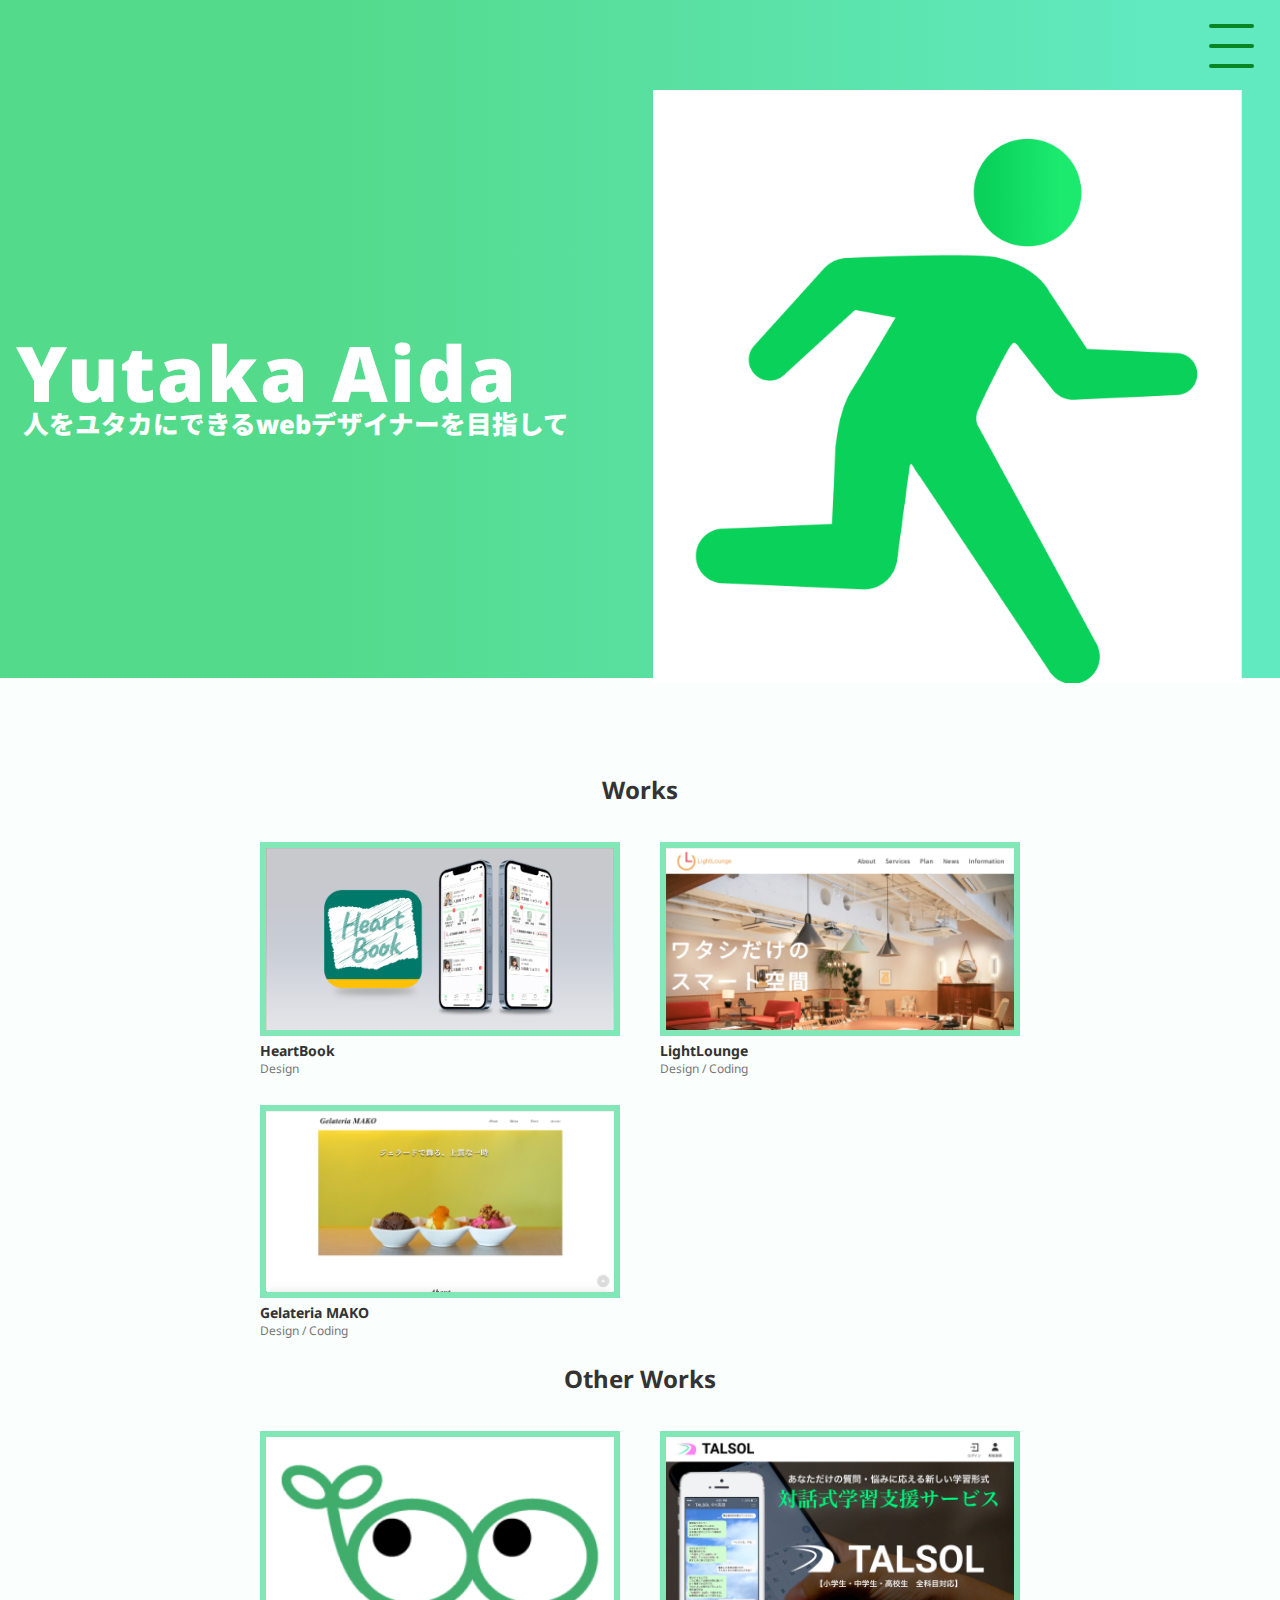
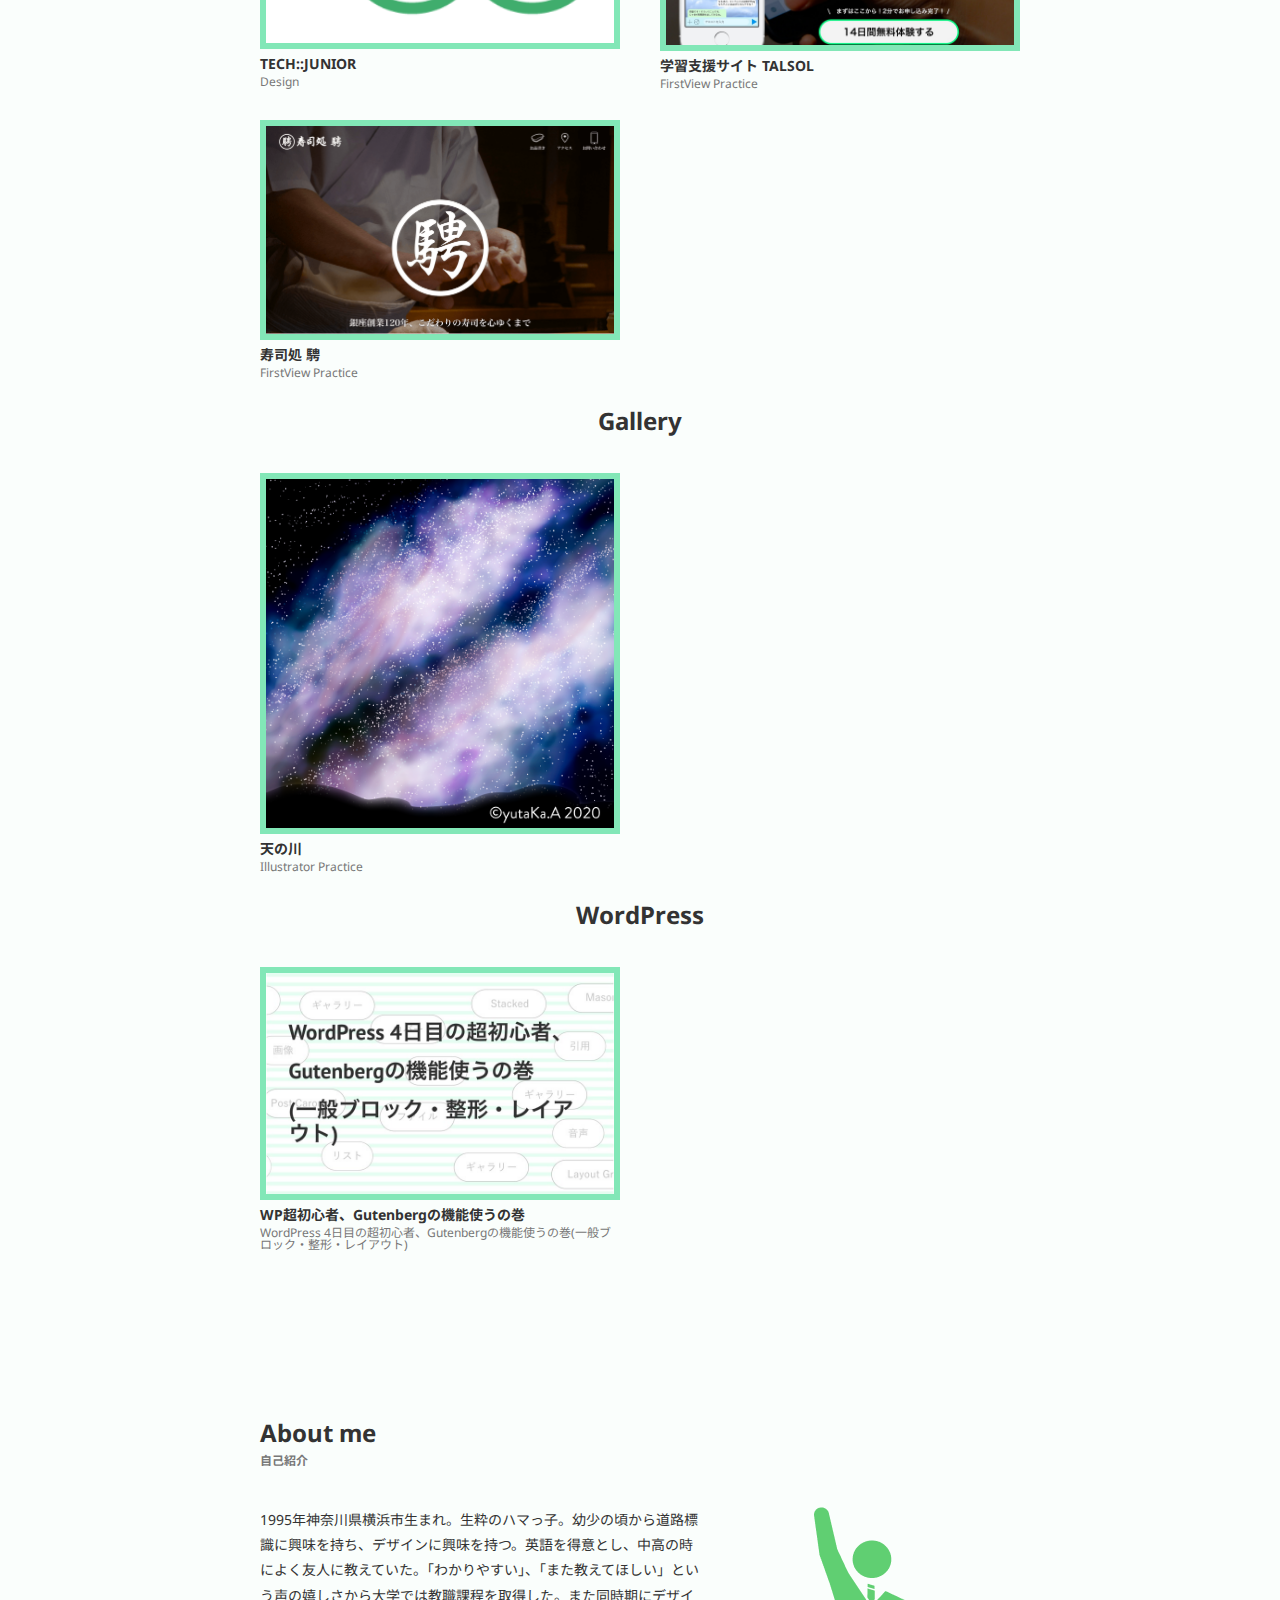
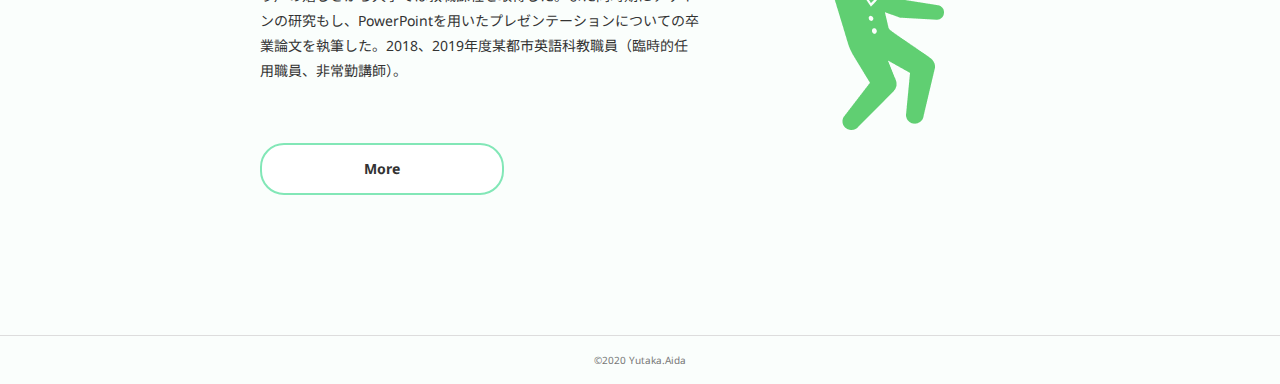
<file: yutaKa.aida_portfolio/index.html>
<!DOCTYPE html>
<html lang="ja">
<head>
  <meta charset="UTF-8">
  <meta name="viewport" content="width=device-width, initial-scale=1.0">
  <meta name="google-site-verification" content="o2AnYtCkQOon1W0t9m9U223Hg8vdHJ52ND5zHqYE63k" />
  <title>相田 大 | Webデザイナーを目指す（yutaKa.Aida）のポートフォリオサイト</title>
  <link rel="stylesheet" href="./css/reset.css">
  <link href="https://fonts.googleapis.com/css?family=Noto+Sans+JP:400,700|Noto+Sans:400,700&display=swap" rel="stylesheet">
  <link rel="stylesheet" href="./css/common.css">
  <link rel="stylesheet" href="./css/style.css">
  <link rel="icon" type="image/x-icon" href="./images/favicon.ico">
</head>
<body>
  <header class="header flex-rr">
    <nav class="global-nav">
      <ul class="global-nav__list">
        <li class="global-nav__item"><a href="" id="hammenu">Home</a></li>
        <li class="global-nav__item"><a href="about/index.html" id="hammenu">About me</a></li>
        <li class="global-nav__item"><a href="#works" id="hammenu-works">Works</a></li>
        <li class="global-nav__item"><a href="./works/HB/index.html" id="hammenu">> HeartBook</a></li>
        <li class="global-nav__item"><a href="./works/LL/index.html" id="hammenu">> LightLounge</a></li>
        <li class="global-nav__item"><a href="./works/MAKO/index.html" id="hammenu">> Gelateria MAKO</a></li>
        <li class="global-nav__item"><a href="./works/tj-logo/index.html" id="hammenu">> TECH::JUNIOR</a></li>
        <li class="global-nav__item"><a href="./works/TALSOL/index.html" id="hammenu">> 学習支援サイト TALSOL</a></li>
        <li class="global-nav__item"><a href="./works/Tei/index.html" id="hammenu">> 寿司処 騁 </a></li>
        <li class="global-nav__item"><a href="#gallery" id="hammenu-works">Gallery</a></li>
        <li class="global-nav__item"><a href="./works/gallery/index.html" id="hammenu">> 天の川</a></li>
      </ul>
    </nav>
    <div class="btn-trigger" id="btnham">
      <span></span>
      <span></span>
      <span></span>
    </div>
  </header>
  <main>
    <div class="kv-wrapper">
      <div class="kv_all">
      <div class="kv_message">
        <p class="kv_concept">Yutaka Aida</p>
        <p class="kv_small">人をユタカにできるwebデザイナーを目指して</p>
      </div>
      <div class="kv-img"><img src="./images/fv.png" alt="fv"></div>
    </div>
    </div>
    <section class="section-wrapper main-bg" id="works">
      <div class="section-inner">
        <h2 class="section-title text-center">Works</h2>
        <ul class="works-list flex-rc">
          <li class="works-item">
            <a href="./works/HB/index.html">
              <div class="works-img-wrapper">
                <img src="./images/HBhomeworks.png" alt="制作実績のモックアップ">
              </div>
              <h3 class="works-title">
                HeartBook
                <span class="works-category">Design</span>
              </h3>
            </a>
          </li>
          <li class="works-item">
            <a href="./works/LL/index.html">
              <div class="works-img-wrapper">
                <img src="./images/LLhomeworks.png" alt="制作実績のモックアップ">
              </div>
              <h3 class="works-title">
                LightLounge
                <span class="works-category">Design / Coding</span>
              </h3>
            </a>
          </li>
          <li class="works-item">
            <a href="./works/MAKO/index.html">
              <div class="works-img-wrapper">
                <img src="./images/MAKOhomeworks.png" alt="制作実績のモックアップ">
              </div>
              <h3 class="works-title">
                Gelateria MAKO
                <span class="works-category">Design / Coding</span>
              </h3>
            </a>
          </li>
        </ul>
        <h2 class="section-title text-center">Other Works</h2>
        <ul class="Others-list flex-rc">
          <li class="works-item">
            <a href="./works/tj-logo/index.html">
              <div class="works-img-wrapper">
                <img src="./images/TJhomeworks.png" alt="制作実績のモックアップ">
              </div>
              <h3 class="works-title">
                TECH::JUNIOR
                <span class="works-category">Design</span>
              </h3>
            </a>
          </li>
          <li class="works-item">
            <a href="./works/TALSOL/index.html">
              <div class="works-img-wrapper">
                <img src="./images/TALSOL_FV_mini_.jpeg" alt="制作実績のモックアップ">
              </div>
              <h3 class="works-title">
                学習支援サイト TALSOL
                <span class="works-category">FirstView Practice</span>
              </h3>
            </a>
          </li>
          <li class="works-item">
            <a href="./works/Tei/index.html">
              <div class="works-img-wrapper">
                <img src="./images/Tei_FV_mini_.png" alt="制作実績のモックアップ">
              </div>
              <h3 class="works-title">
                寿司処 騁
                <span class="works-category">FirstView Practice</span>
              </h3>
            </a>
          </li>
        </ul>
        <h2 class="section-title text-center">Gallery</h2>
        <ul class="Gallery flex-rc">
          <li class="works-item">
            <a href="./works/gallery/index.html">
              <div class="works-img-wrapper">
                <img src="./images/amanogawa_.png" alt="天の川">
              </div>
              <h3 class="works-title">
                天の川
                <span class="works-category">Illustrator Practice</span>
              </h3>
            </a>
          </li>
        </ul>
        <h2 class="section-title text-center">WordPress</h2>
        <ul class="Gallery flex-rc">
          <li class="works-item">
            <a href="https://yutakaaida.wordpress.com/2020/06/08/wp%e8%b6%85%e5%88%9d%e5%bf%83%e8%80%85%e3%80%81gutenberg%e3%81%ae%e6%a9%9f%e8%83%bd%e4%bd%bf%e3%81%86%e3%81%ae%e5%b7%bb/">
              <div class="works-img-wrapper">
                <img src="./images/wp_func.jpeg" alt="WP機能紹介">
              </div>
              <h3 class="works-title">
                WP超初心者、Gutenbergの機能使うの巻
                <span class="works-category">WordPress 4日目の超初心者、Gutenbergの機能使うの巻(一般ブロック・整形・レイアウト)</span>
              </h3>
            </a>
          </li>
        </ul>
      </div>
    </section>
    <section class="section-wrapper main-bg">
      <div class="section-inner">
        <h2 class="section-title">
          About me
          <span class="section-title_jp">自己紹介</span>
        </h2>
      <div class="about_me_multi-lines">
        <div class="profile-img-wrapper-top">
          <img src="./images/picto.png" alt="私の写真">
        </div>
          <p class="about-lead multi-lines s-text-wrapper">
            1995年神奈川県横浜市生まれ。生粋のハマっ子。幼少の頃から道路標識に興味を持ち、デザインに興味を持つ。英語を得意とし、中高の時によく友人に教えていた。「わかりやすい」、「また教えてほしい」という声の嬉しさから大学では教職課程を取得した。また同時期にデザインの研究もし、PowerPointを用いたプレゼンテーションについての卒業論文を執筆した。2018、2019年度某都市英語科教職員（臨時的任用職員、非常勤講師）。
          </p>
      </div>
        <a href="about/index.html" class="btn link-btn">More</a>
      </div>
    </section>
  </main>
  <footer class="footer text-center main-bg">
    <small>&copy;2020 Yutaka.Aida</small>
  </footer>
  <script src="https://ajax.googleapis.com/ajax/libs/jquery/3.4.1/jquery.min.js"></script>
  <script src="./js/script.js"></script>
</body>
</html>
</file>
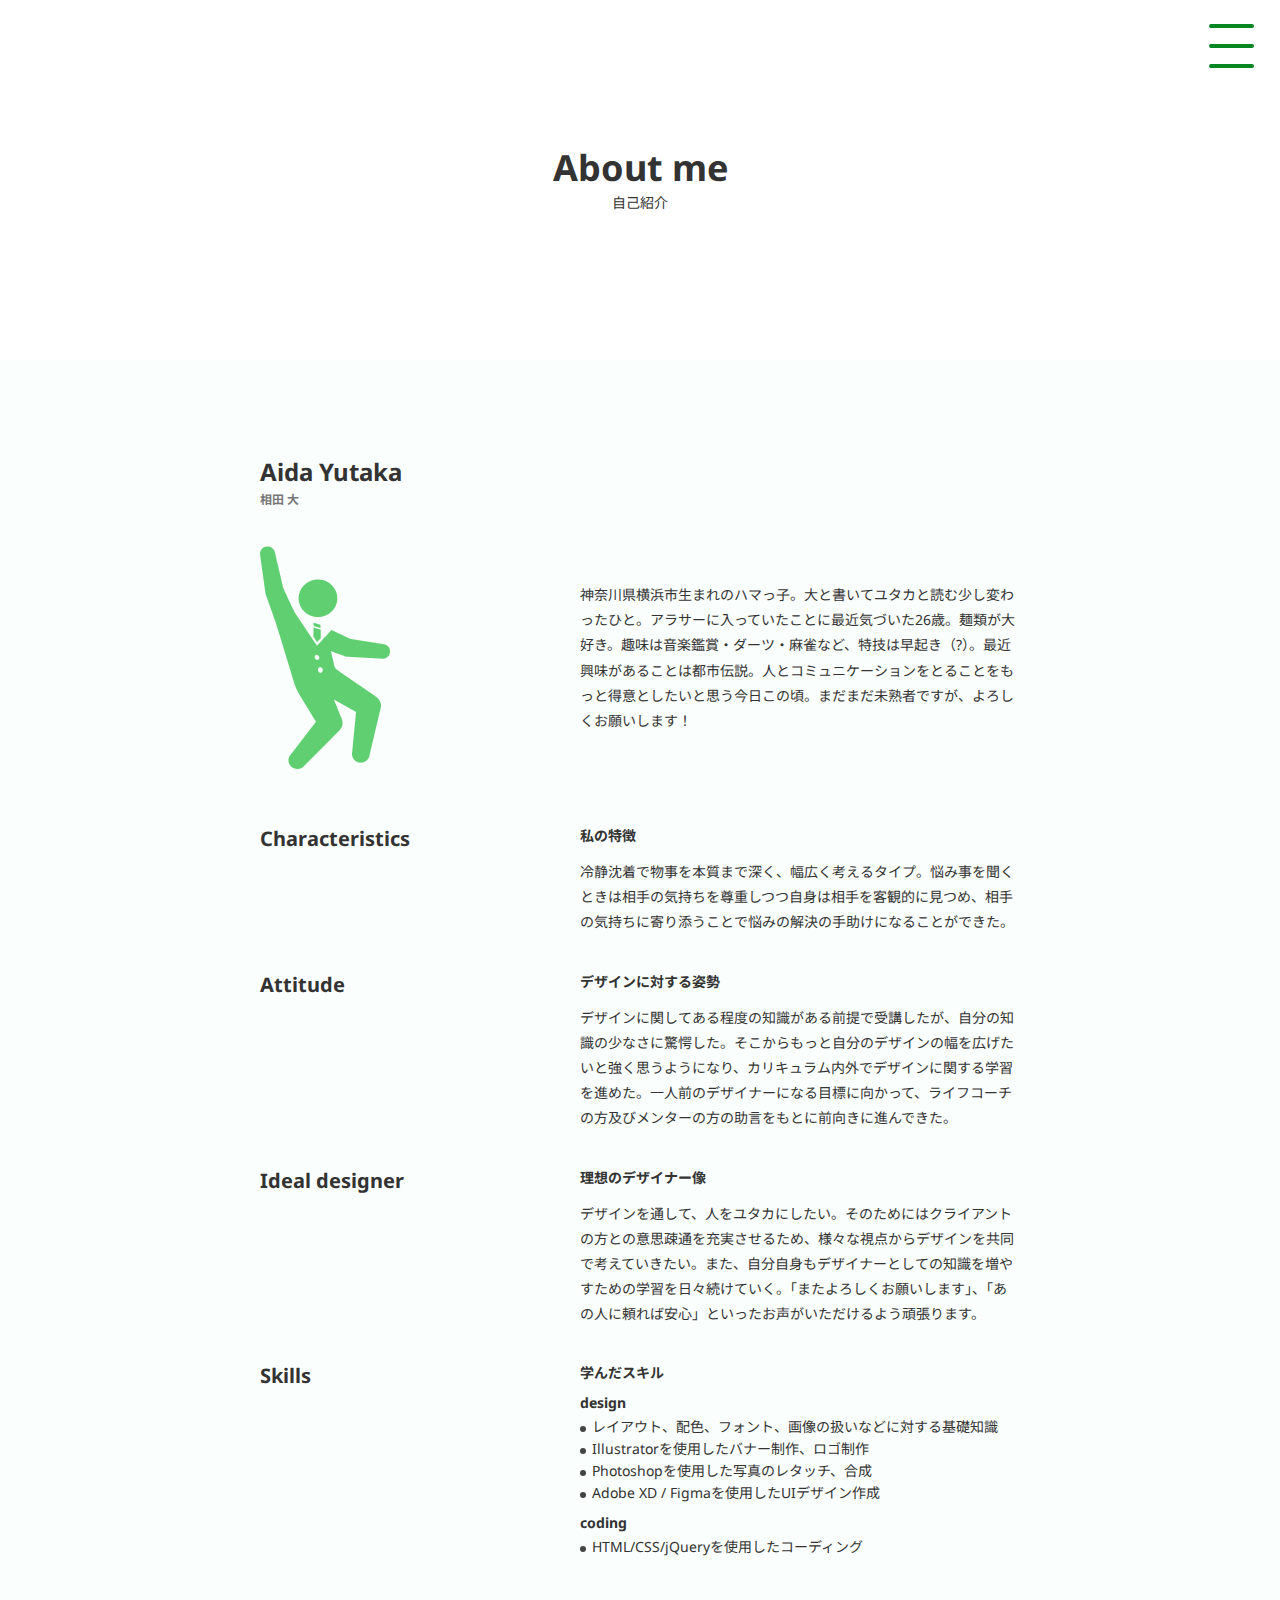
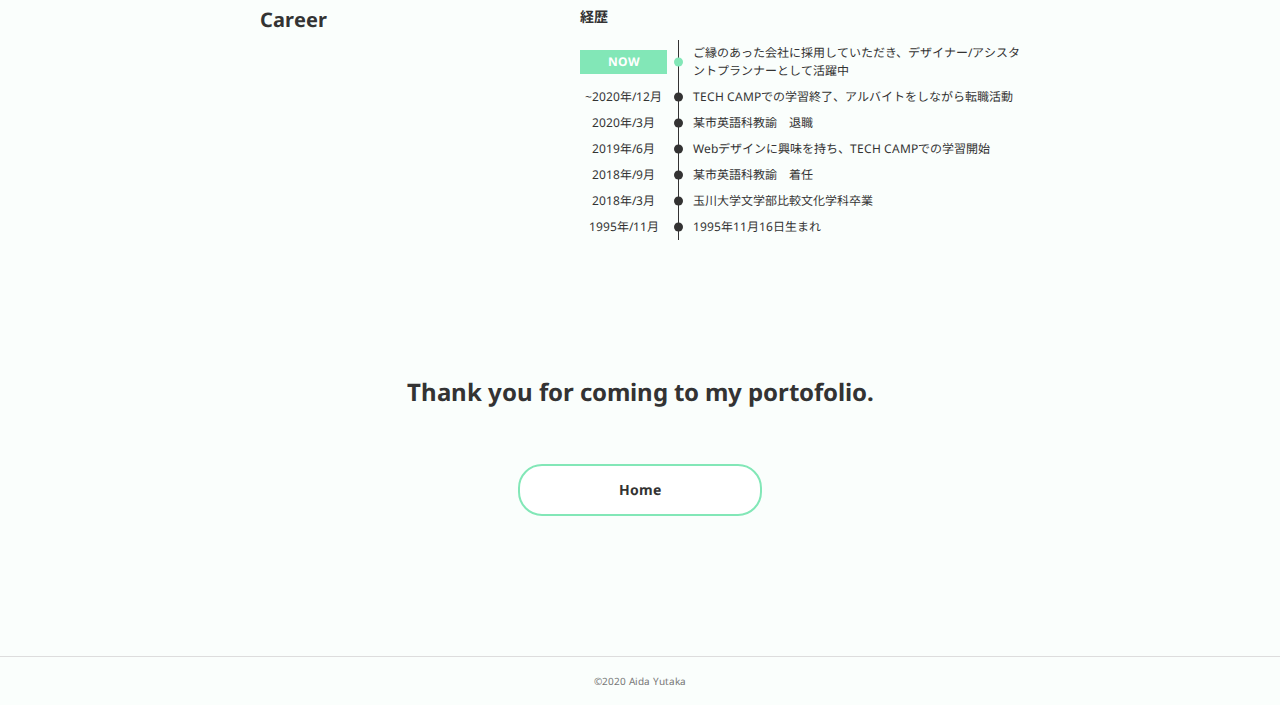
<file: yutaKa.aida_portfolio/about/index.html>
<!DOCTYPE html>
<html lang="ja">
<head>
  <meta charset="UTF-8">
  <meta name="viewport" content="width=device-width, initial-scale=1.0">
  <title>相田 大 | Webデザイナーを目指す（yutaKa.Aida）のポートフォリオサイトの自己紹介ページ</title>
  <link rel="stylesheet" href="../css/reset.css">
  <link href="https://fonts.googleapis.com/css?family=Noto+Sans+JP:400,700|Noto+Sans:400,700&display=swap" rel="stylesheet">
  <link rel="stylesheet" href="../css/common.css">
  <link rel="stylesheet" href="../css/about.css">
</head>
<body>
  <header class="header flex-rr">
    <nav class="global-nav">
      <ul class="global-nav__list">
        <li class="global-nav__item"><a href="../index.html" id="hammenu">Home</a></li>
        <li class="global-nav__item"><a href="" id="hammenu">About me</a></li>
        <li class="global-nav__item"><a href="#works" id="hammenu-works">Works</a></li>
        <li class="global-nav__item"><a href="../works/HB/index.html" id="hammenu">> HeartBook</a></li>
        <li class="global-nav__item"><a href="../works/LL/index.html" id="hammenu">> LightLounge</a></li>
        <li class="global-nav__item"><a href="../works/MAKO/index.html" id="hammenu">> Gelateria MAKO</a></li>
        <li class="global-nav__item"><a href="../works/tj-logo/index.html" id="hammenu">> TECH::JUNIOR</a></li>
        <li class="global-nav__item"><a href="../works/TALSOL/index.html" id="hammenu">> 学習支援サイト TALSOL</a></li>
        <li class="global-nav__item"><a href="../works/Tei/index.html" id="hammenu">> 寿司処 騁 </a></li>
        <li class="global-nav__item"><a href="#gallery" id="hammenu-works">Gallery</a></li>
        <li class="global-nav__item"><a href="../works/gallery/index.html" id="hammenu">> 天の川</a></li>
      </ul>
    </nav>
    <div class="btn-trigger" id="btnham">
      <span></span>
      <span></span>
      <span></span>
    </div>
  </header>

  <!-- main -->
  <main>
    <div class="page-title-wrapper about-page-title">
      <h1 class="page-title title-center">
        About me
        <span class="page-title_jp">自己紹介</span>
      </h1>
    </div>
    <div class="main-bg">
      <section class="section-wrapper">
        <div class="section-inner">
          <h2 class="section-title">
            Aida Yutaka
            <span class="section-title_jp">相田 大</span>
          </h2>
          <div class="profile-wrapper flex-rc">
            <div class="profile-img-wrapper">
              <img src="../images/picto.png" alt="私の写真">
            </div>
            <p class="profile-text multi-lines s-text-wrapper">
              神奈川県横浜市生まれのハマっ子。大と書いてユタカと読む少し変わったひと。アラサーに入っていたことに最近気づいた26歳。麺類が大好き。趣味は音楽鑑賞・ダーツ・麻雀など、特技は早起き（?）。最近興味があることは都市伝説。人とコミュニケーションをとることをもっと得意としたいと思う今日この頃。まだまだ未熟者ですが、よろしくお願いします！
            </p>
          </div>
          <section class="subsection flex-rc">
            <h3 class="prf-subsection-title">Characteristics</h3>
            <div class="prf-subsection-inner">
              <p class="prf-subsection-title_jp">私の特徴</p>
              <p class="prf-subsection-text multi-lines s-text-wrapper">
                冷静沈着で物事を本質まで深く、幅広く考えるタイプ。悩み事を聞くときは相手の気持ちを尊重しつつ自身は相手を客観的に見つめ、相手の気持ちに寄り添うことで悩みの解決の手助けになることができた。
              </p>
            </div>
          </section>
          <section class="subsection flex-rc">
            <h3 class="prf-subsection-title">Attitude</h3>
            <div class="prf-subsection-inner">
              <p class="prf-subsection-title_jp">デザインに対する姿勢</p>
              <p class="prf-subsection-text multi-lines s-text-wrapper">
                デザインに関してある程度の知識がある前提で受講したが、自分の知識の少なさに驚愕した。そこからもっと自分のデザインの幅を広げたいと強く思うようになり、カリキュラム内外でデザインに関する学習を進めた。一人前のデザイナーになる目標に向かって、ライフコーチの方及びメンターの方の助言をもとに前向きに進んできた。
              </p>
            </div>
          </section>
          <section class="subsection flex-rc">
            <h3 class="prf-subsection-title">Ideal designer</h3>
            <div class="prf-subsection-inner">
              <p class="prf-subsection-title_jp">理想のデザイナー像</p>
              <p class="prf-subsection-text multi-lines s-text-wrapper">
                デザインを通して、人をユタカにしたい。そのためにはクライアントの方との意思疎通を充実させるため、様々な視点からデザインを共同で考えていきたい。また、自分自身もデザイナーとしての知識を増やすための学習を日々続けていく。「またよろしくお願いします」、「あの人に頼れば安心」といったお声がいただけるよう頑張ります。
              </p>
            </div>
          </section>
          <section class="subsection flex-rc">
            <h3 class="prf-subsection-title">Skills</h3>
            <div class="prf-subsection-inner s-text-wrapper">
              <p class="prf-subsection-title_jp">学んだスキル</p>
              <h4 class="skill-category">design</h4>
              <ul class="skill-list_design">
                <li class="skill-item">レイアウト、配色、フォント、画像の扱いなどに対する基礎知識</li>
                <li class="skill-item">Illustratorを使用したバナー制作、ロゴ制作</li>
                <li class="skill-item">Photoshopを使用した写真のレタッチ、合成</li>
                <li class="skill-item">Adobe XD / Figmaを使用したUIデザイン作成</li>
              </ul>
              <h4 class="skill-category">coding</h4>
              <ul class="skill-list_design">
                <li class="skill-item">HTML/CSS/jQueryを使用したコーディング</li>
              </ul>
            </div>
          </section>
          <section class="subsection flex-rc">
            <h3 class="prf-subsection-title">Career</h3>
            <div class="prf-subsection-inner s-text-wrapper">
              <p class="prf-subsection-title_jp">経歴</p>
              <ul class="career-list">
                <li class="career-item flex-rr">
                  <div class="career-date accent-bg">NOW</div>
                  <p class="career-text latest">ご縁のあった会社に採用していただき、デザイナー/アシスタントプランナーとして活躍中</p>
                </li>
                <li class="career-item flex-rr">
                  <div class="career-date">~2020年/12月</div>
                  <p class="career-text">TECH CAMPでの学習終了、アルバイトをしながら転職活動</p>
                </li>
                <li class="career-item flex-rr">
                  <div class="career-date">2020年/3月</div>
                  <p class="career-text">某市英語科教諭　退職</p>
                </li>
                <li class="career-item flex-rr">
                  <div class="career-date">2019年/6月</div>
                  <p class="career-text">Webデザインに興味を持ち、TECH CAMPでの学習開始</p>
                </li>
                <li class="career-item flex-rr">
                  <div class="career-date">2018年/9月</div>
                  <p class="career-text">某市英語科教諭　着任
                  </p>
                </li>
                <li class="career-item flex-rr">
                  <div class="career-date">2018年/3月</div>
                  <p class="career-text">玉川大学文学部比較文化学科卒業</p>
                </li>
                <li class="career-item flex-rr">
                  <div class="career-date">1995年/11月</div>
                  <p class="career-text">1995年11月16日生まれ</p>
                </li>
              </ul>
            </div>
          </section>
          <p class="thanks-message text-center">
            Thank you for coming<br class="sp-br">
            to my portofolio.
          </p>
          <a href="../index.html" class="btn link-btn block-center">Home</a>
        </div>
      </section>
    </div>
  </main>
  <!-- //main -->

  <!-- footer -->
  <footer class="footer text-center main-bg">
    <small>&copy;2020 Aida Yutaka</small>
  </footer>
  <!-- //footer -->
  <script src="https://ajax.googleapis.com/ajax/libs/jquery/3.4.1/jquery.min.js"></script>
  <script src="../js/script.js"></script>
</body>
</html>
</file>
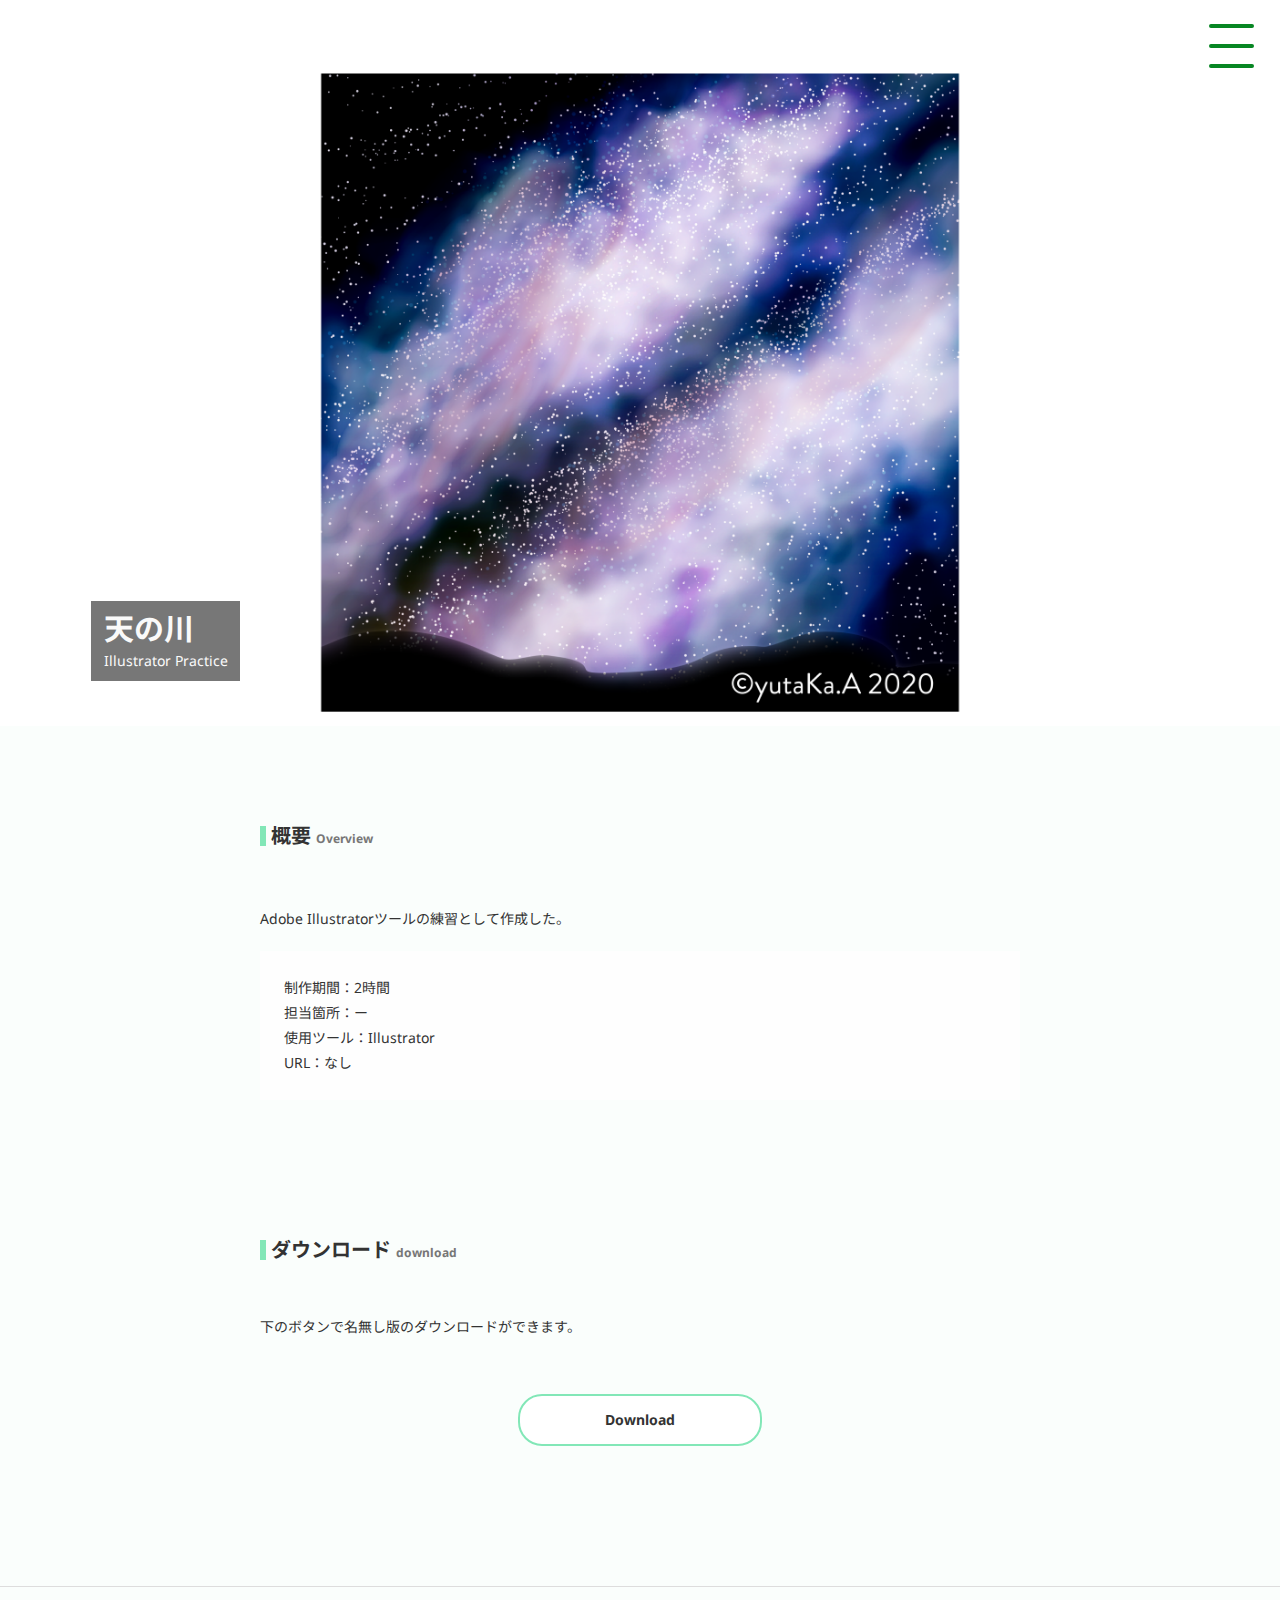
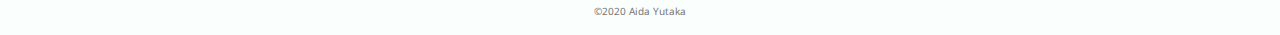
<file: yutaKa.aida_portfolio/works/gallery/index.html>
<!DOCTYPE html>
<html lang="ja">
<head>
  <meta charset="UTF-8">
  <meta name="viewport" content="width=device-width, initial-scale=1.0">
  <title>相田 大 | Webデザイナーを目指す（yutaKa.Aida）のポートフォリオサイトの作品ページ（Webバナー）</title>
  <link rel="stylesheet" href="../../css/reset.css">
  <link href="https://fonts.googleapis.com/css?family=Noto+Sans+JP:400,700|Noto+Sans:400,700&display=swap" rel="stylesheet">
  <link rel="stylesheet" href="../../css/common.css">
  <link rel="stylesheet" href="../../css/works.css">
</head>
<!-- Global site tag (gtag.js) - Google Analytics -->
<script async src="https://www.googletagmanager.com/gtag/js?id=UA-166072500-1"></script>
<script>
  window.dataLayer = window.dataLayer || [];
  function gtag(){dataLayer.push(arguments);}
  gtag('js', new Date());

  gtag('config', 'UA-166072500-1');
</script>
<body>
  <!-- header -->
  <header class="header flex-rr">
    <nav class="global-nav">
      <ul class="global-nav__list">
        <li class="global-nav__item"><a href="../../index.html" id="hammenu">Home</a></li>
        <li class="global-nav__item"><a href="../../about/index.html" id="hammenu">About me</a></li>
        <li class="global-nav__item"><a href="#works" id="hammenu-works">Works</a></li>
        <li class="global-nav__item"><a href="../../works/HB/index.html" id="hammenu">> HeartBook</a></li>
        <li class="global-nav__item"><a href="../../works/LL/index.html" id="hammenu">> LightLounge</a></li>
        <li class="global-nav__item"><a href="../../works/MAKO/index.html" id="hammenu">> Gelateria MAKO</a></li>
        <li class="global-nav__item"><a href="../../works/tj-logo/index.html" id="hammenu">> TECH::JUNIOR</a></li>
        <li class="global-nav__item"><a href="../../works/TALSOL/index.html" id="hammenu">> 学習支援サイト TALSOL</a></li>
        <li class="global-nav__item"><a href="../../works/Tei/index.html" id="hammenu">> 寿司処 騁 </a></li>
        <li class="global-nav__item"><a href="#gallery" id="hammenu-works">Gallery</a></li>
        <li class="global-nav__item"><a href="" id="hammenu">> 天の川</a></li>
      </ul>
    </nav>
    <div class="btn-trigger" id="btnham">
      <span></span>
      <span></span>
      <span></span>
    </div>
  </header>
  <!-- //header -->

  <!-- main -->
  <main>
    <div class="page-title-wrapper works-page gallery-bg">
      <h1 class="page-title works-page">
        天の川
        <span class="page-title_jp">Illustrator Practice</span>
      </h1>
    </div>
    <div class="main-bg">
    <!-- overview -->
    <section class="section-wrapper">
      <div class="works-section-inner">
        <h2 class="works-section-title">
          概要
          <span class="works-section-title_en">Overview</span>
        </h2>
        <p class="overview-text">
          Adobe Illustratorツールの練習として作成した。
        </p>
        <ul class="works-info-list">
          <li class="works-info-item">制作期間：2時間</li>
          <li class="works-info-item">担当箇所：ー</li>
          <li class="works-info-item">使用ツール：Illustrator</li>
          <li class="works-info-item">URL：なし</li>
        </ul>
      </div>
    </section>
    <!-- //overview -->

    <!-- process -->
    <section class="section-wrapper">
      <div class="works-section-inner">
        <h2 class="works-section-title">
          ダウンロード
          <span class="works-section-title_en">download</span>
        </h2>
      <div class="dlimg">
        <p>下のボタンで名無し版のダウンロードができます。</p>
        <p class="dlbtn"><a href="../../images/_amanogawa.png" class="btn link-btn block-center">Download</a></p>
      </div>
      </main>
    <!-- footer -->
  <footer class="footer text-center main-bg">
    <small>&copy;2020 Aida Yutaka</small>
  </footer>
  <!-- //footer -->
  <script src="https://ajax.googleapis.com/ajax/libs/jquery/3.4.1/jquery.min.js"></script>
  <script src="../../js/script.js"></script>
</body>
</html>
</file>
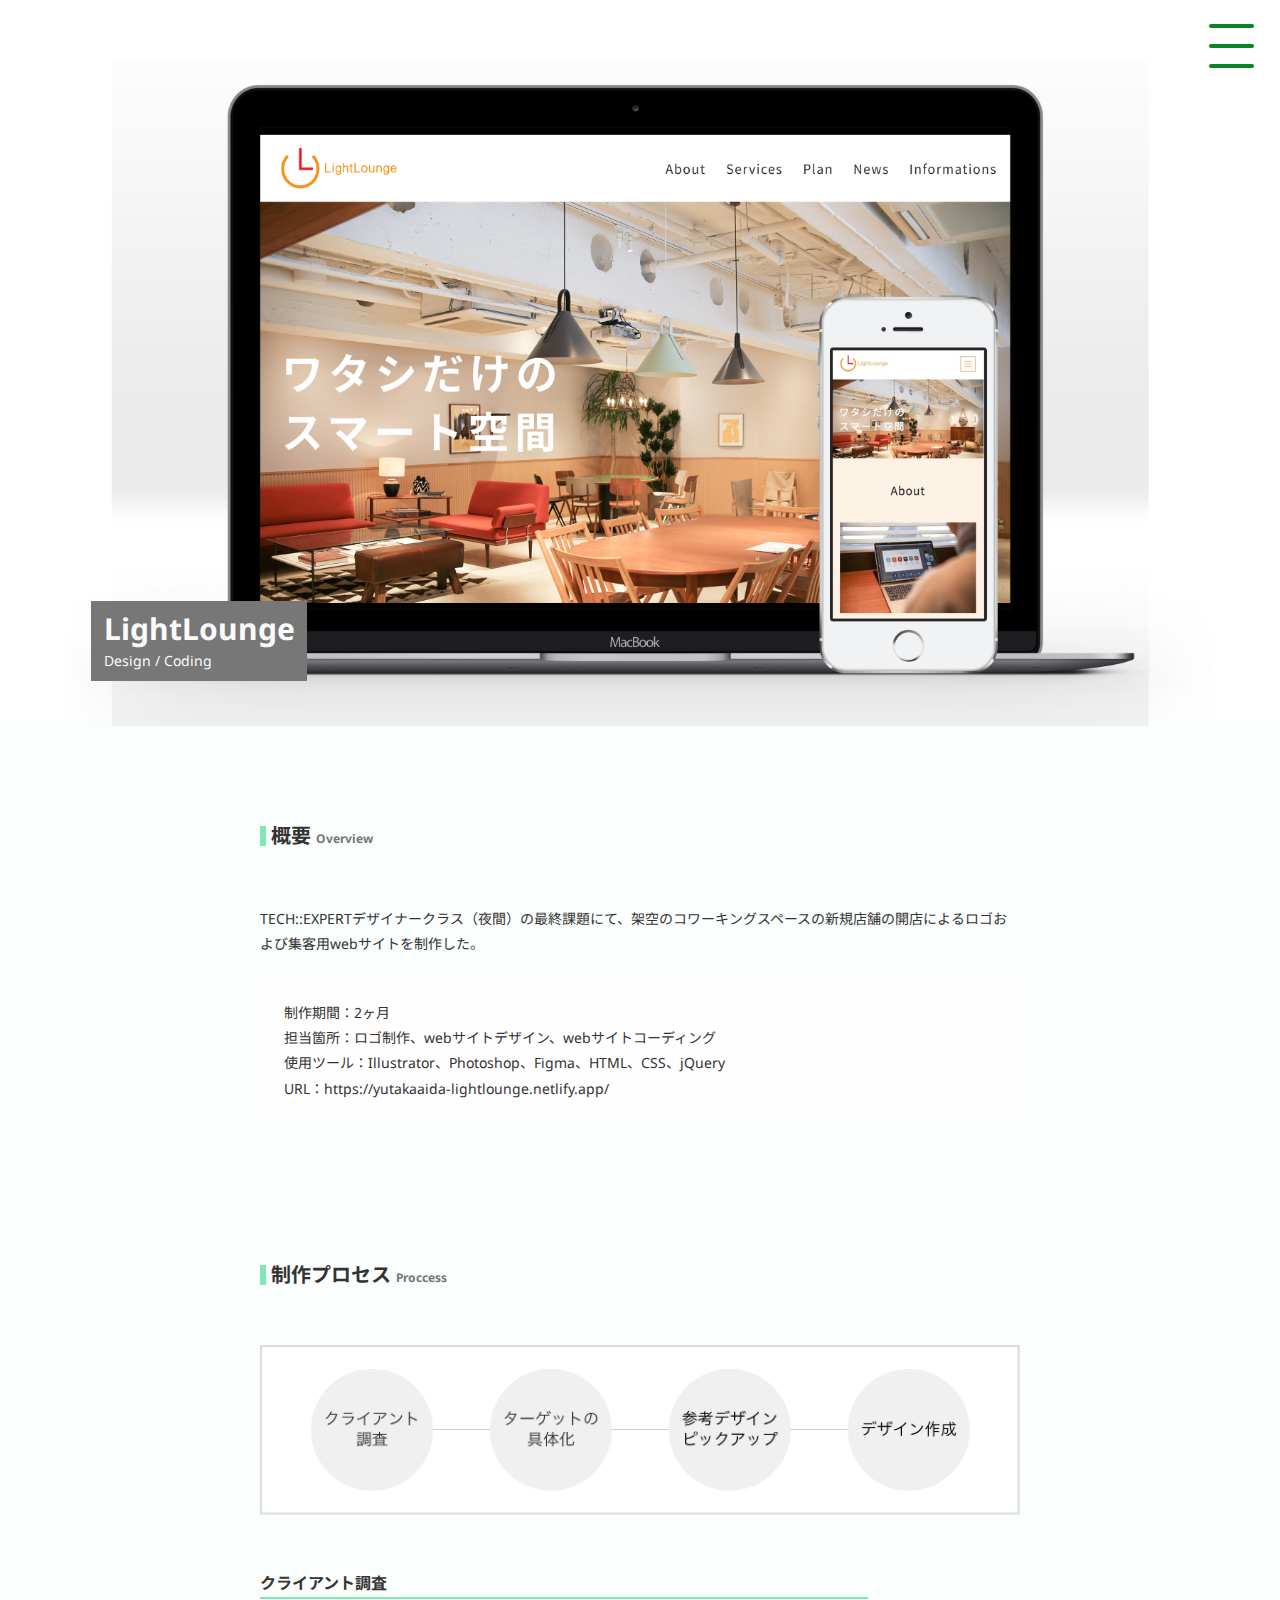
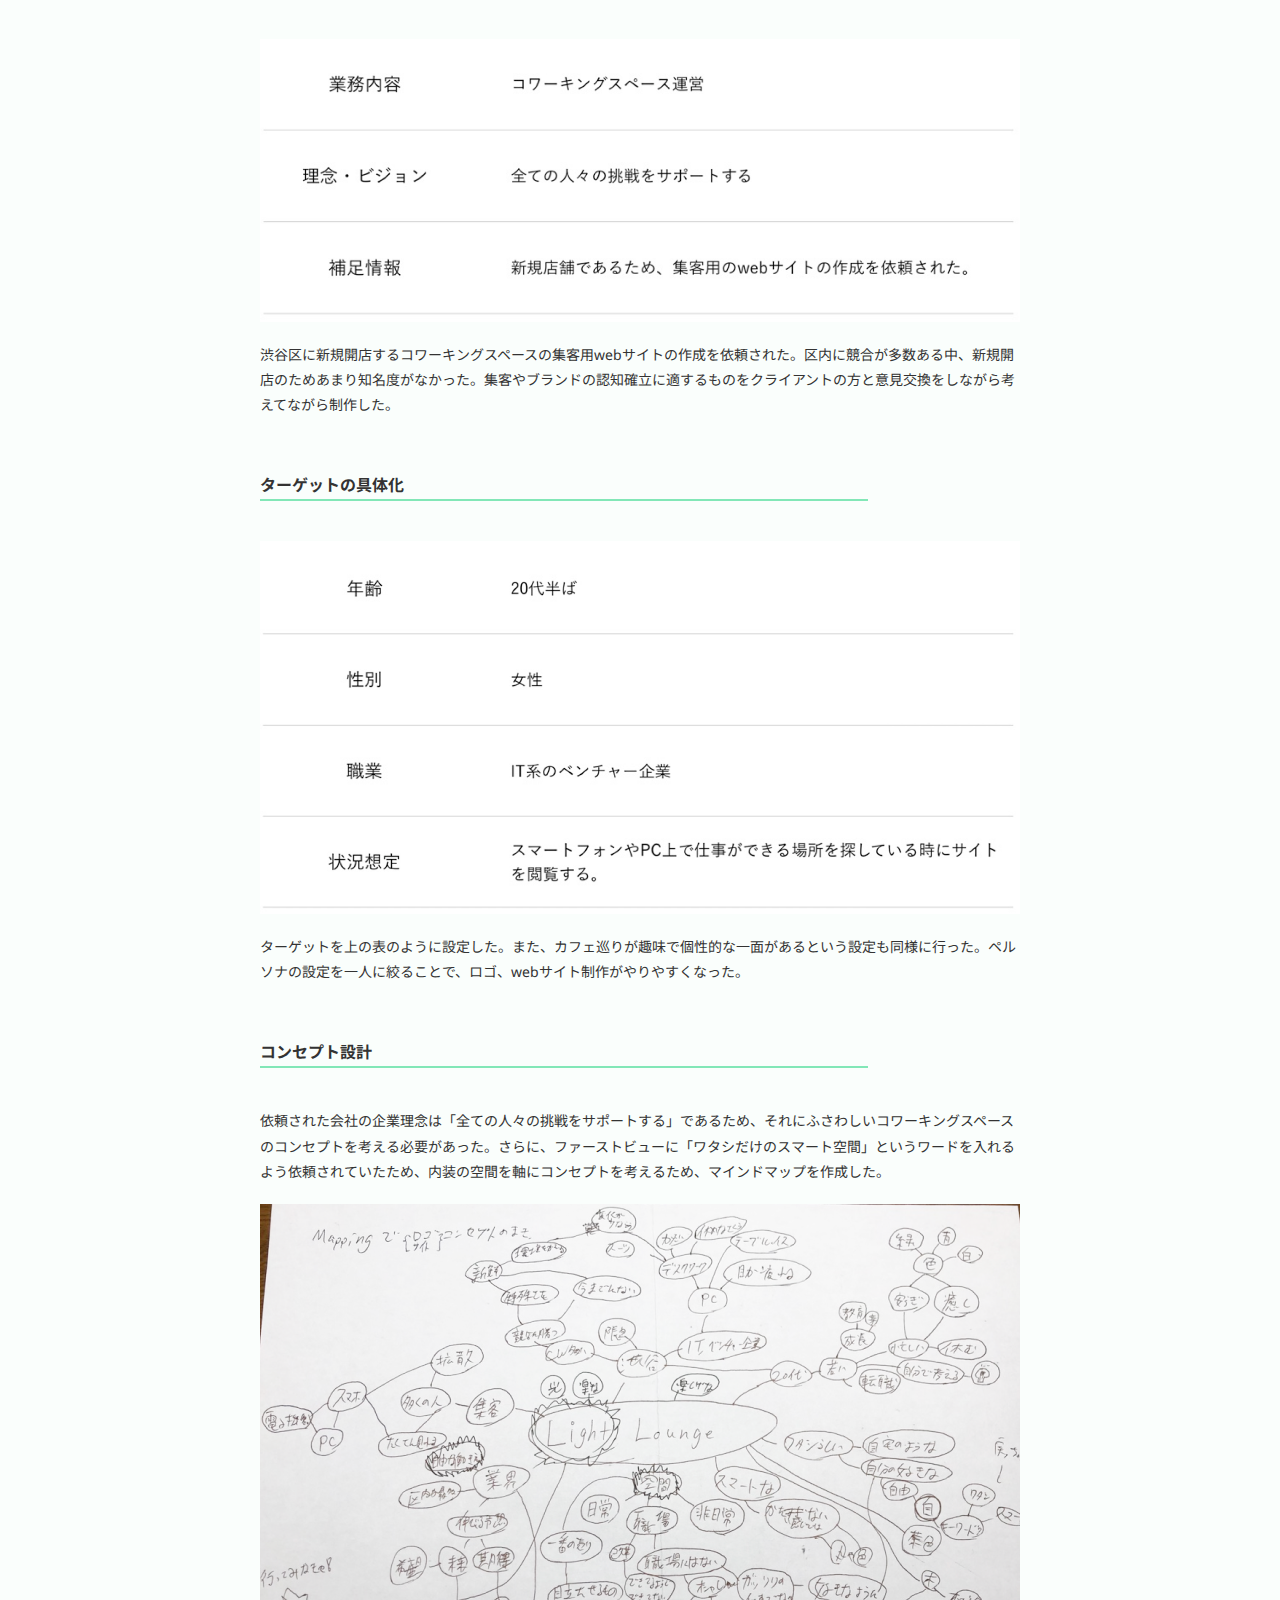
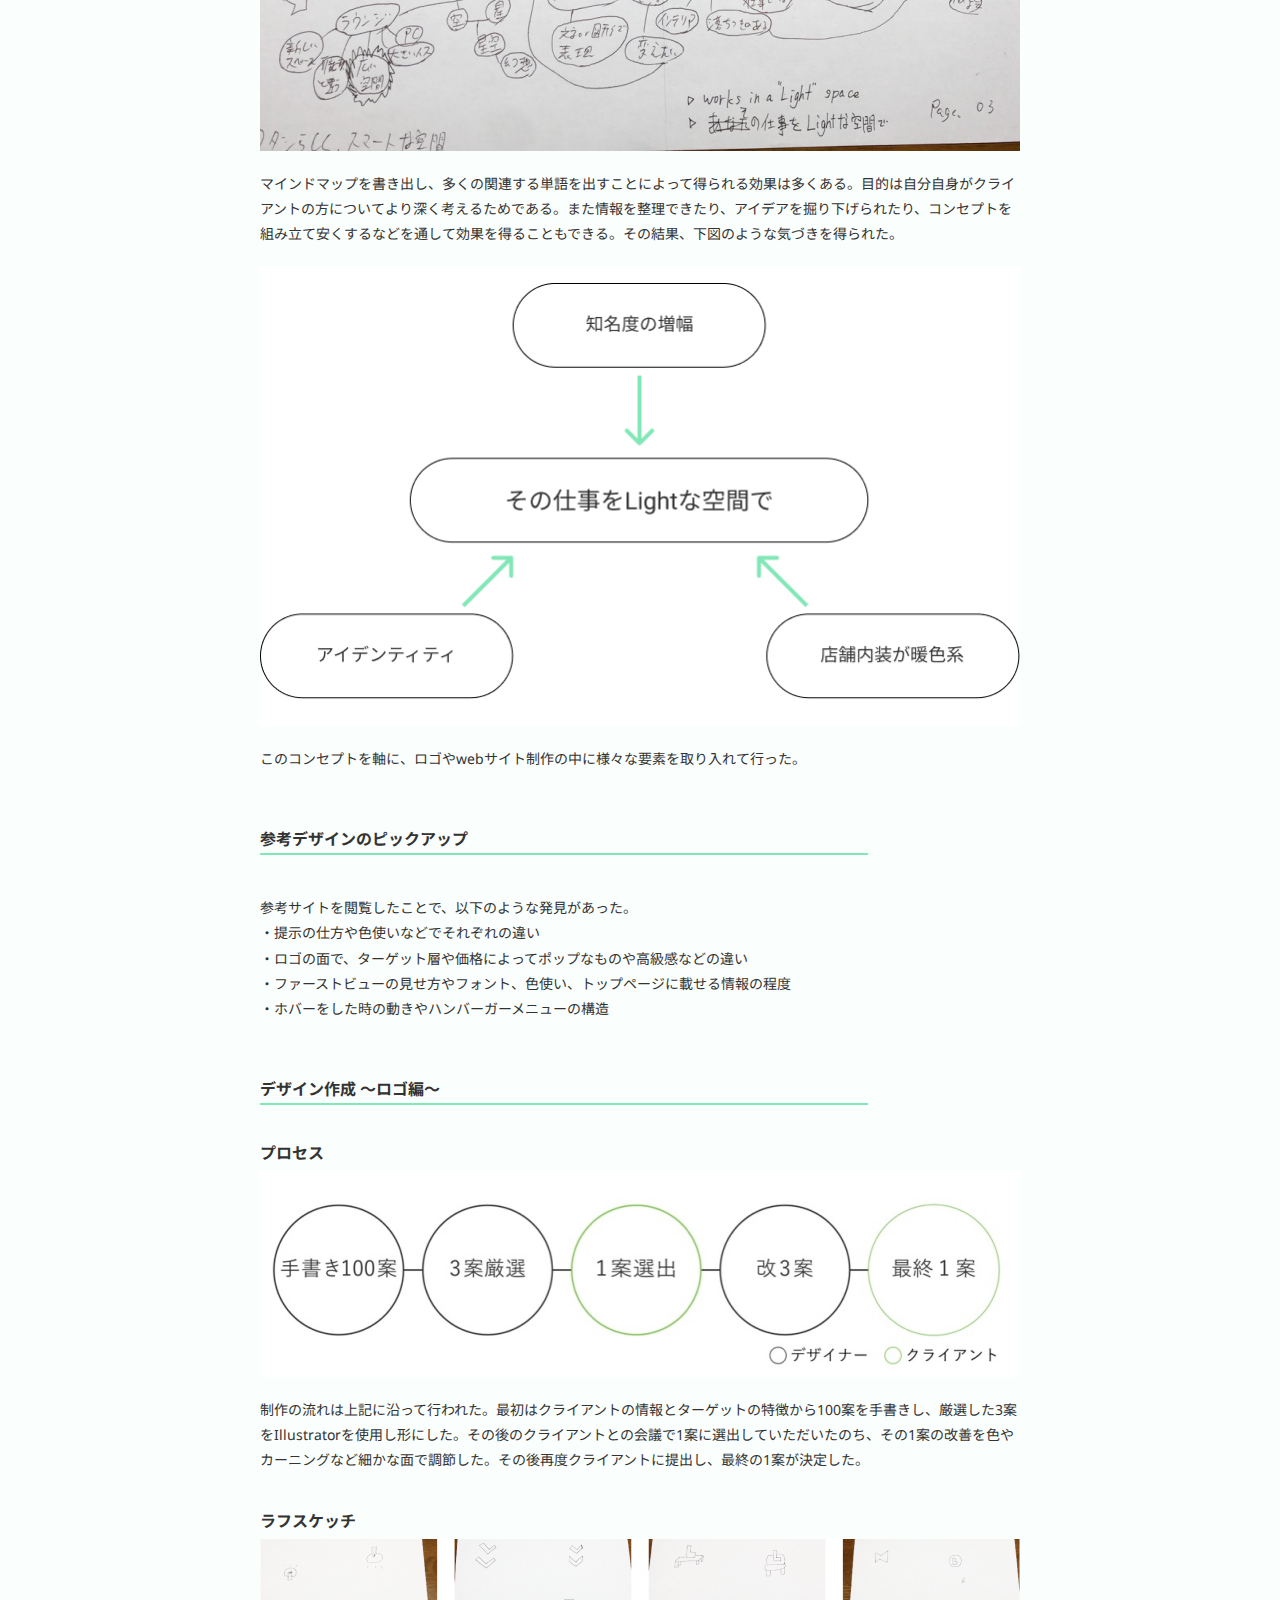
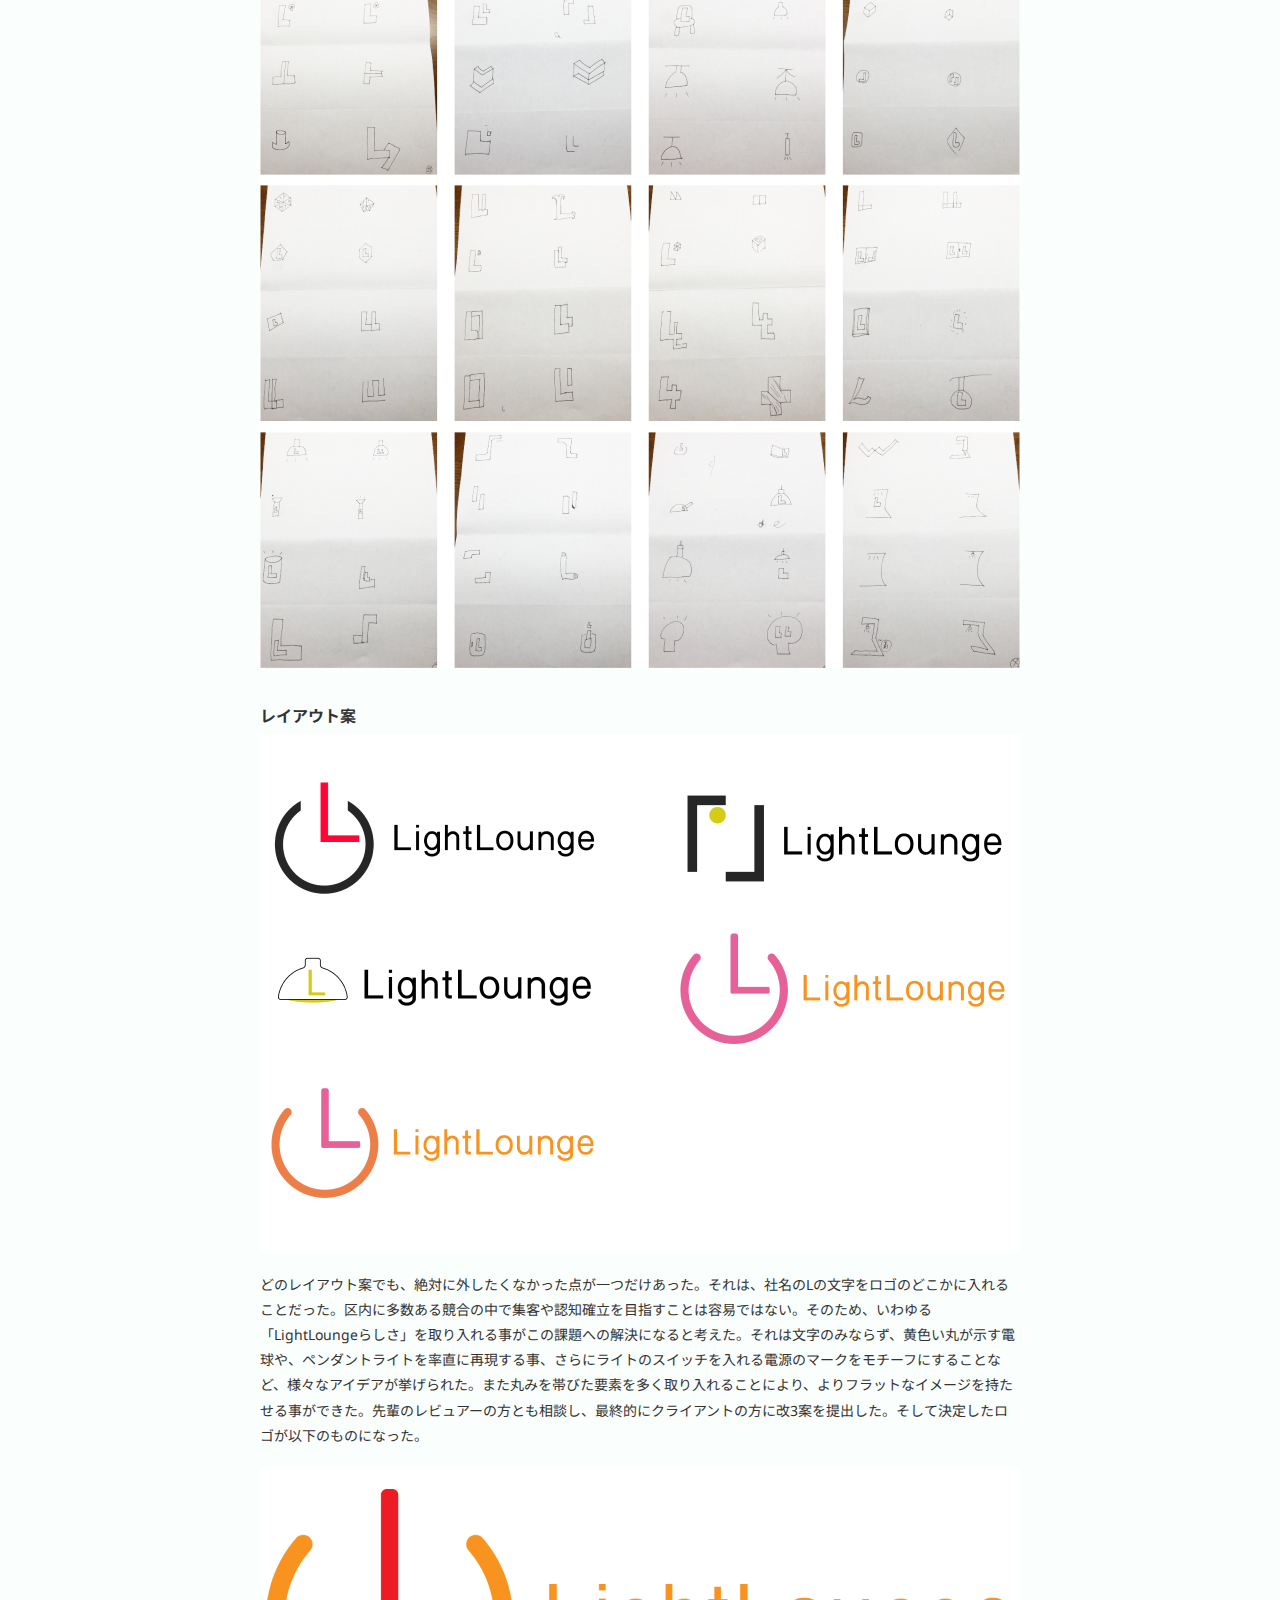
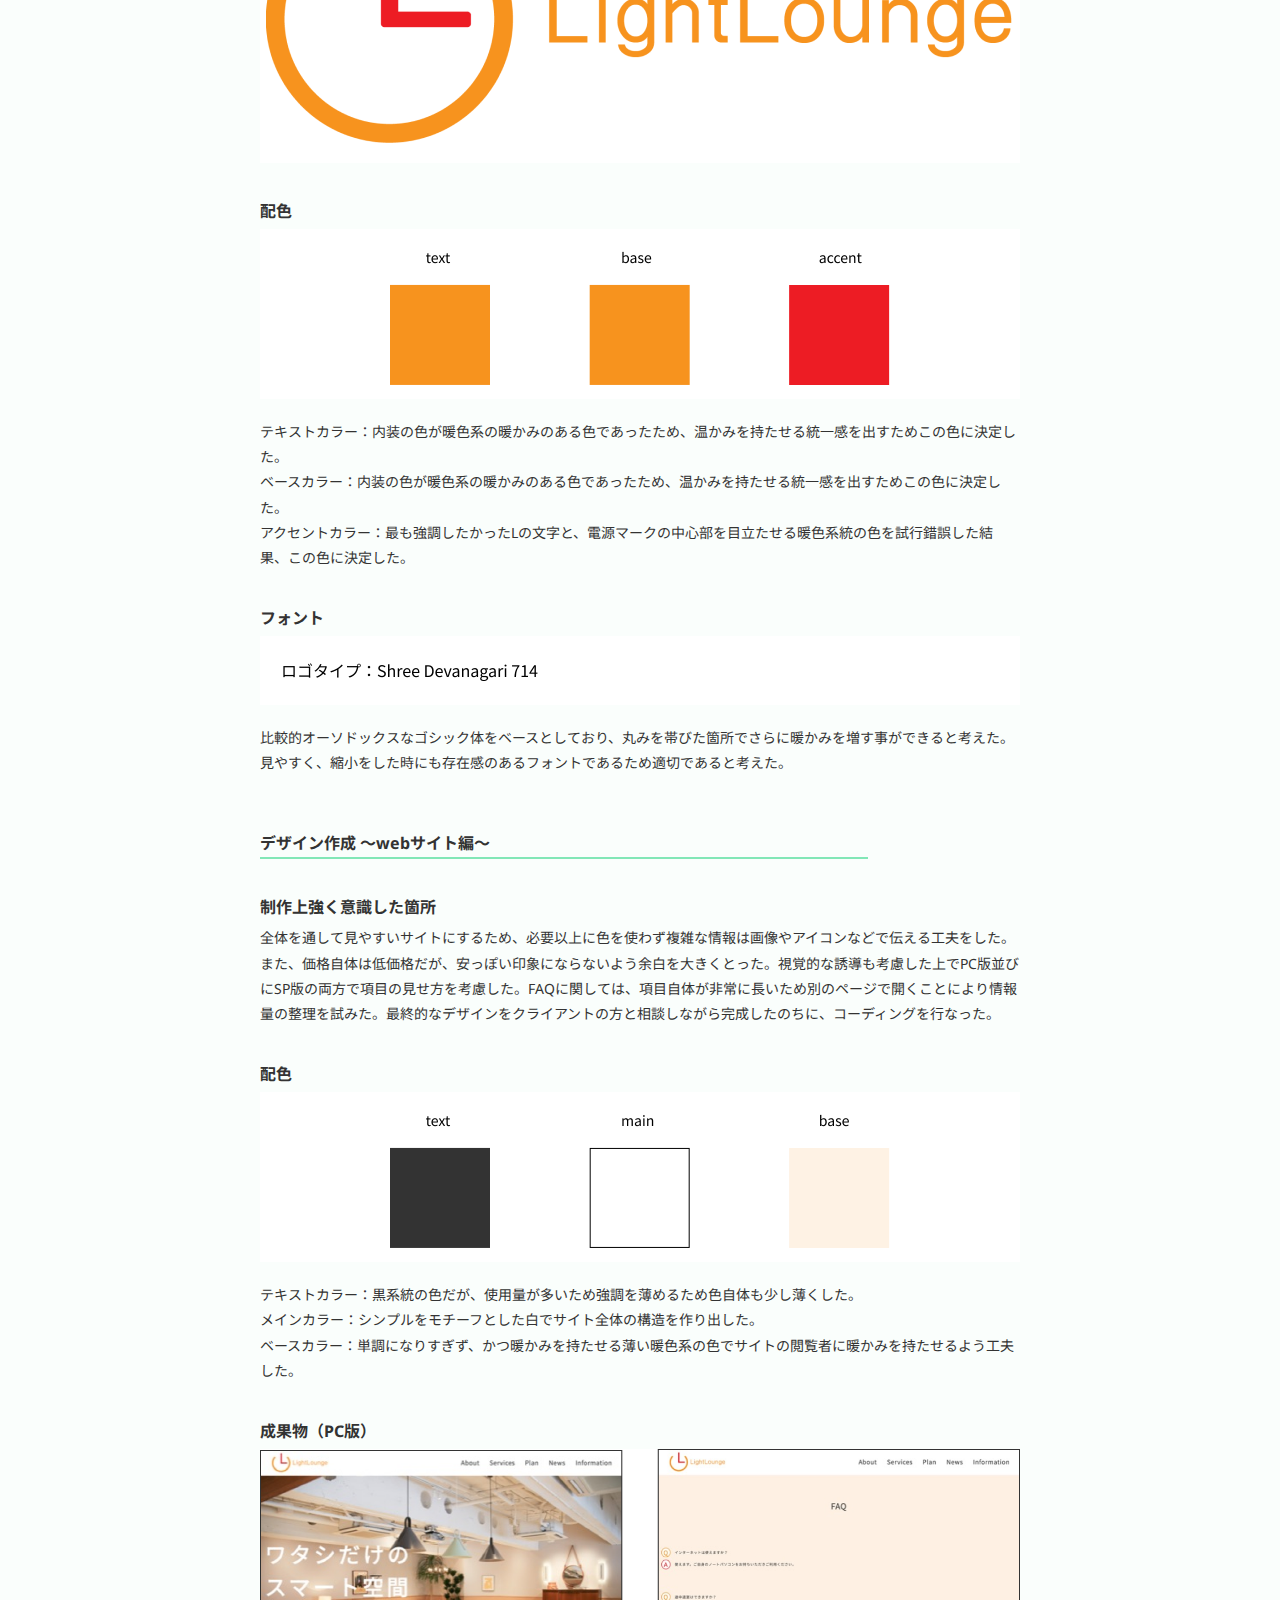
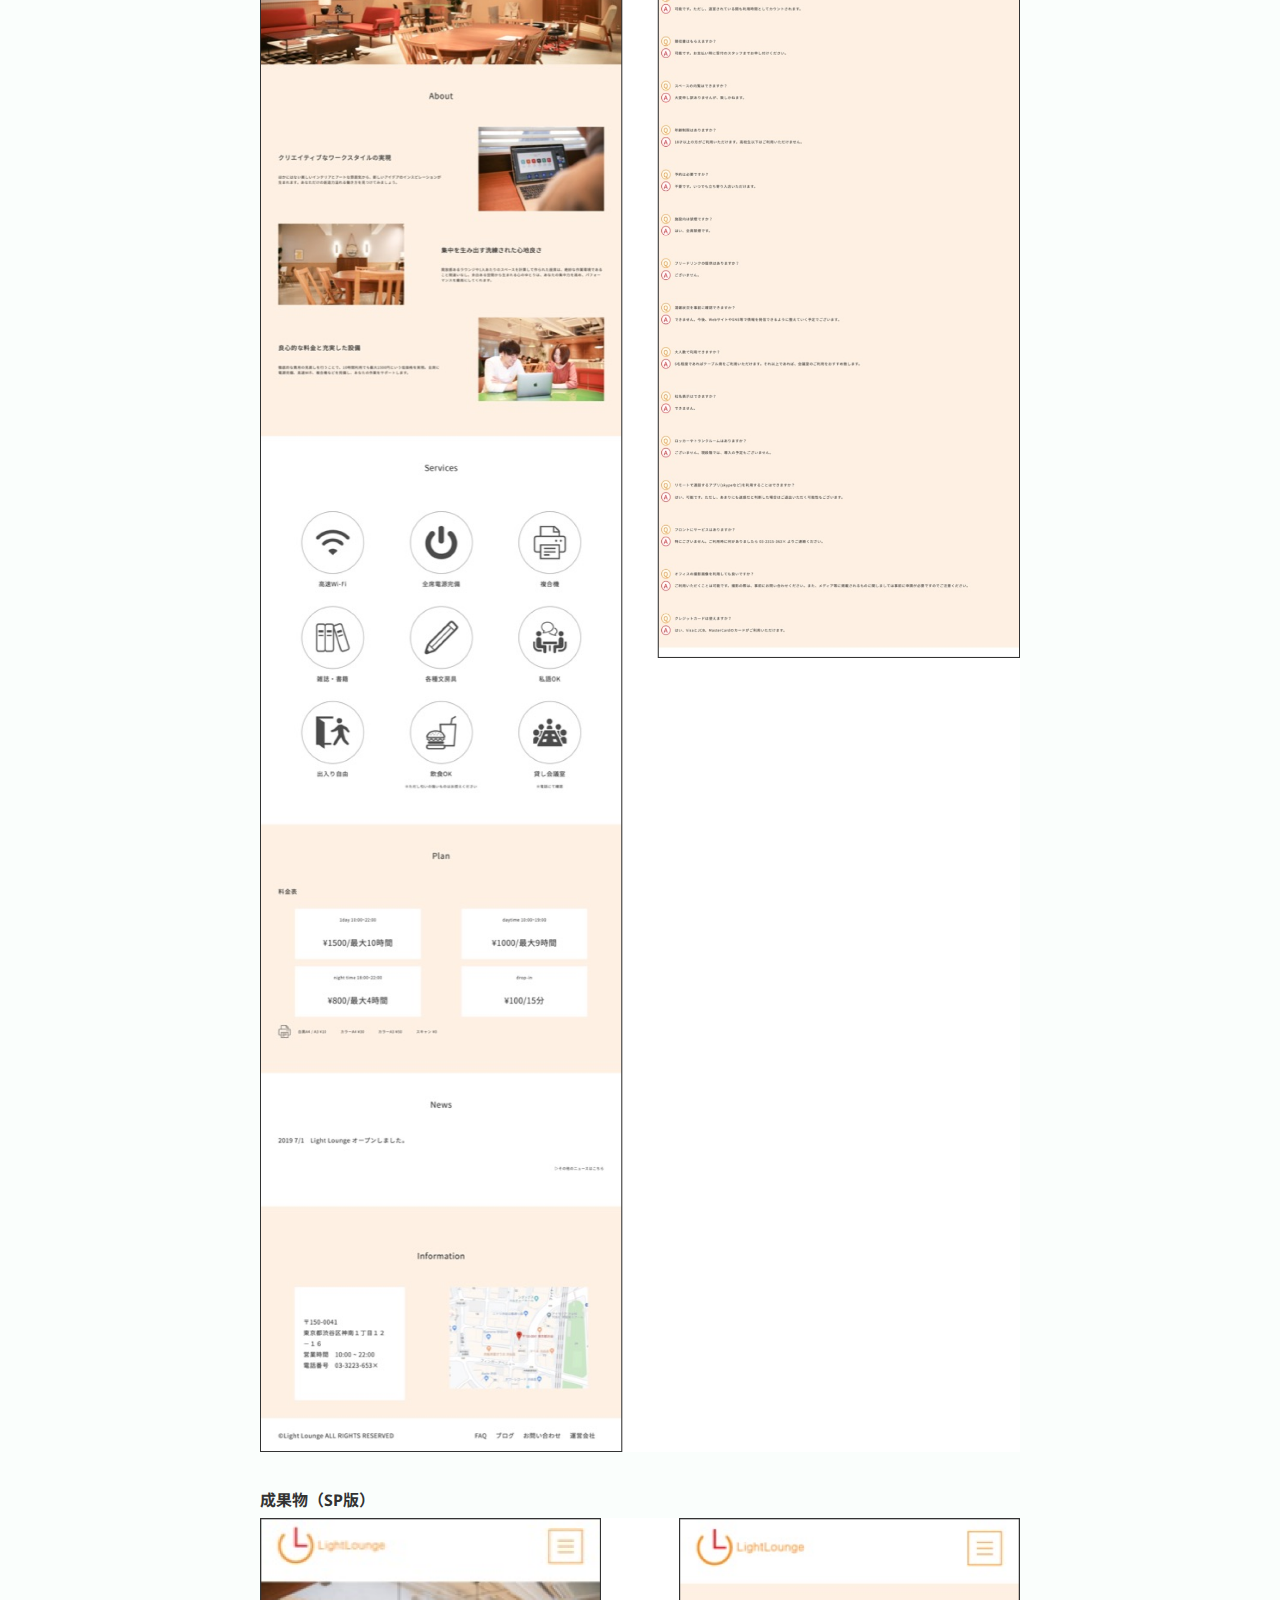
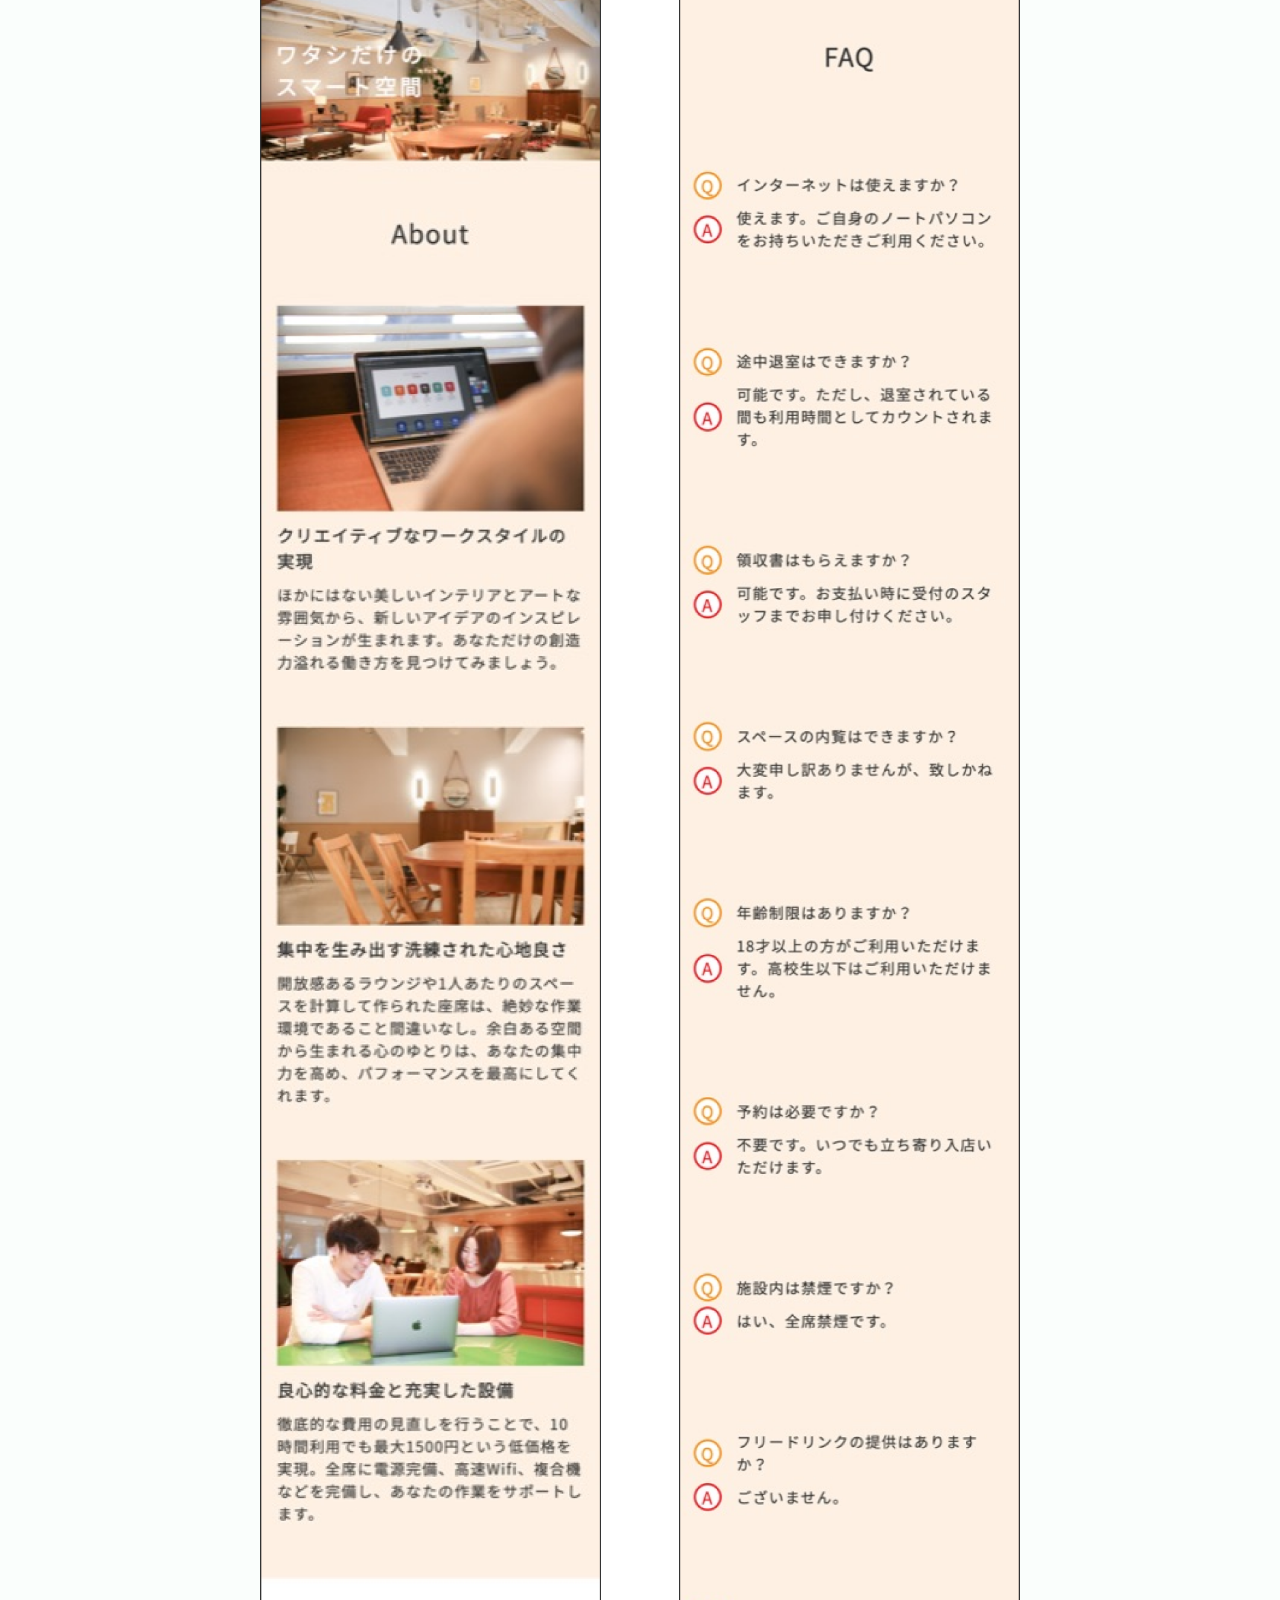
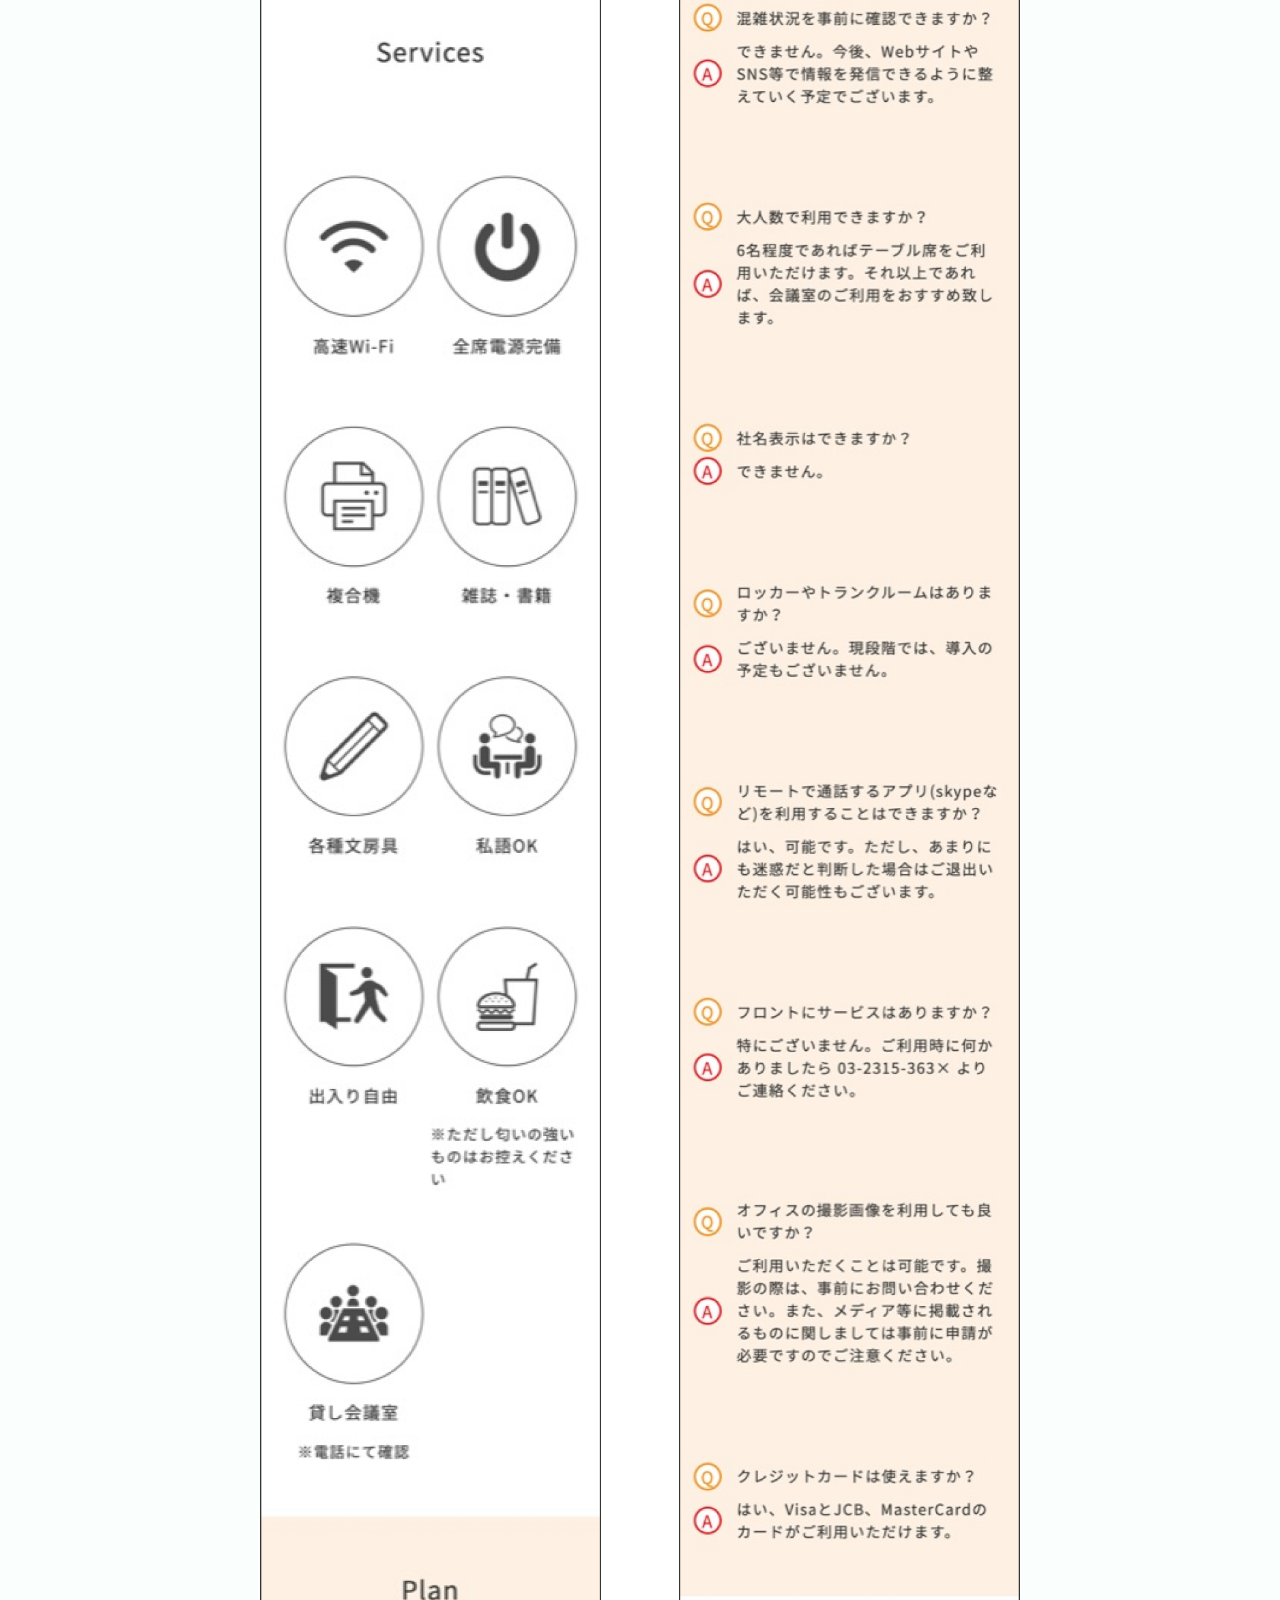
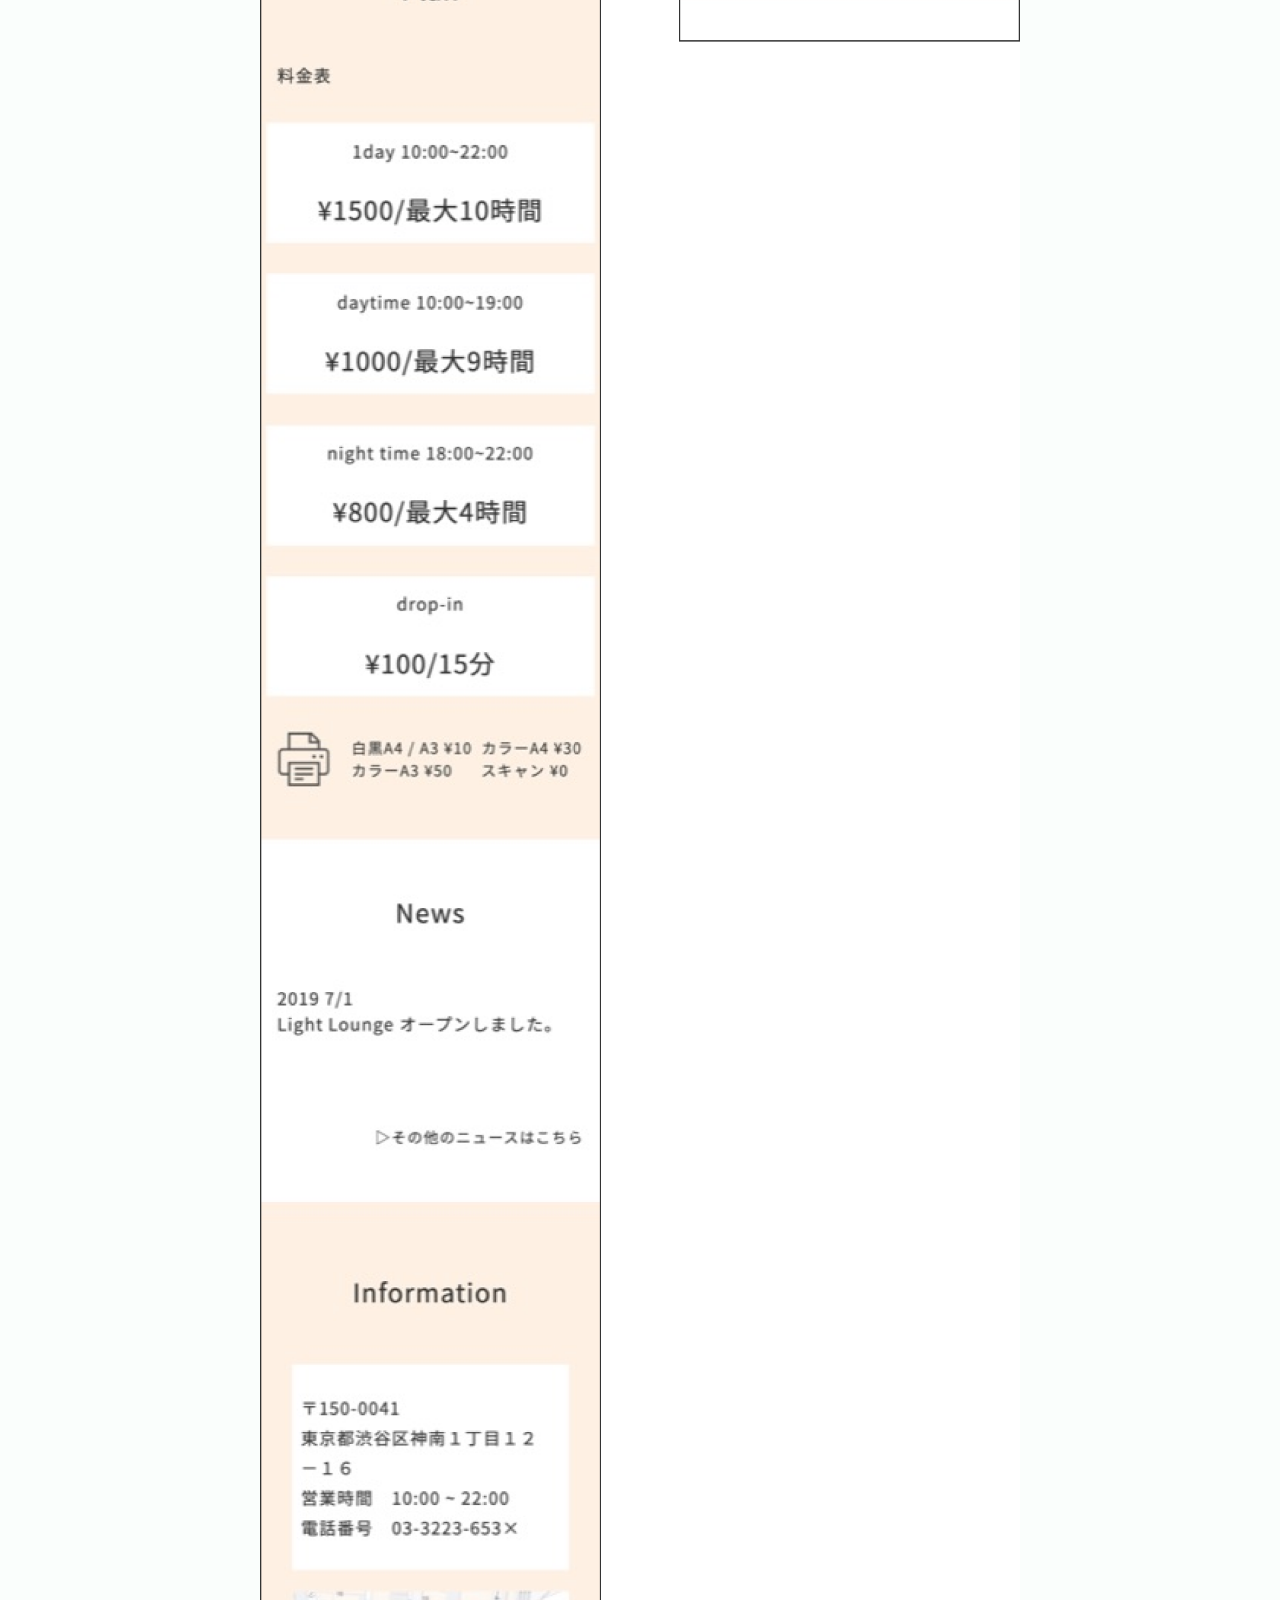
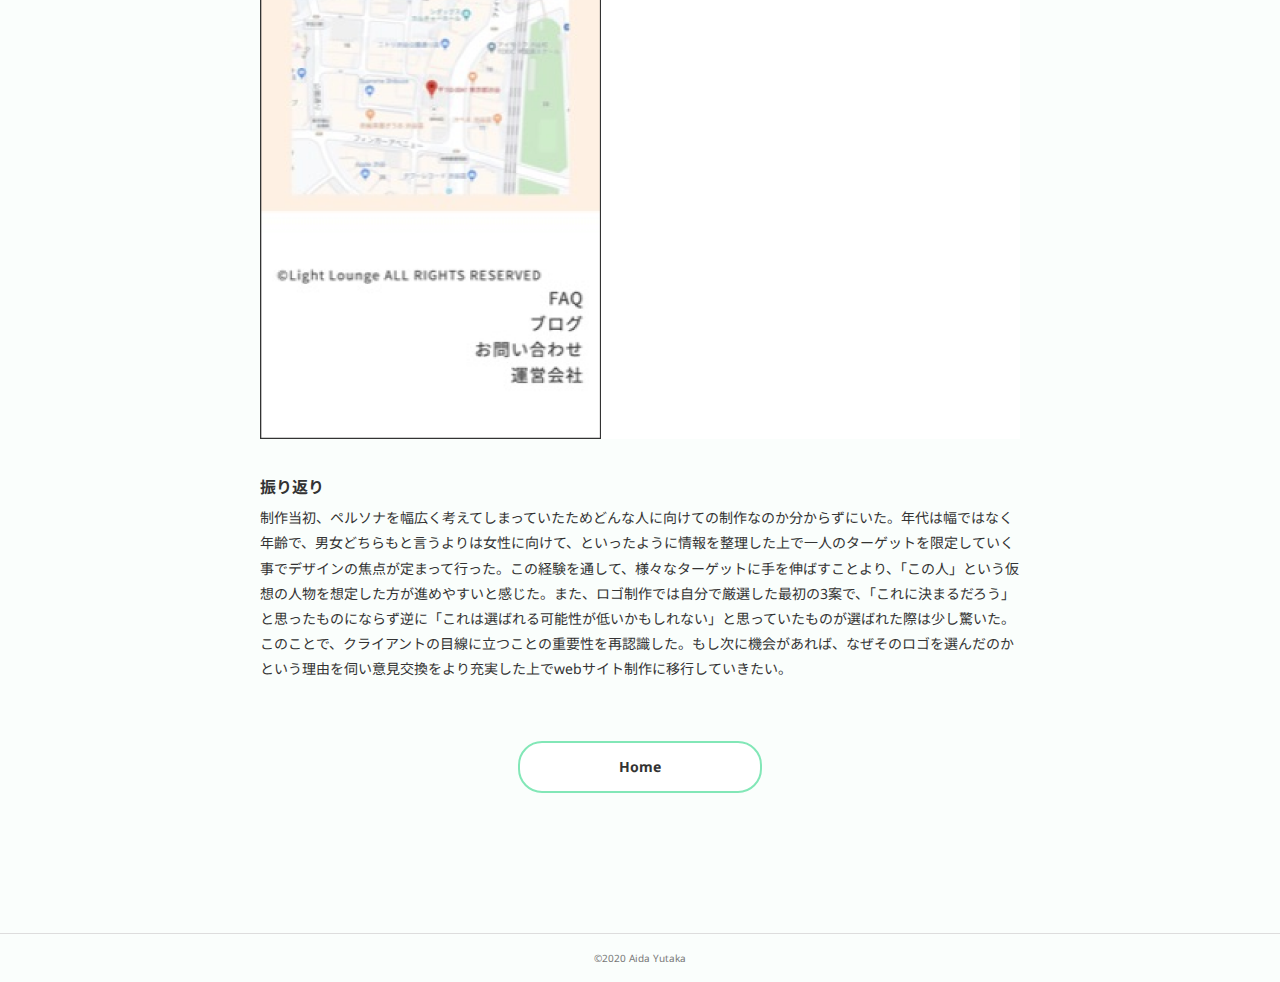
<file: yutaKa.aida_portfolio/works/LL/index.html>
<!DOCTYPE html>
<html lang="ja">
<head>
  <meta charset="UTF-8">
  <meta name="viewport" content="width=device-width, initial-scale=1.0">
  <title>相田 大 | Webデザイナーを目指す（yutaKa.Aida）のポートフォリオサイトの作品ページ（Webバナー）</title>
  <link rel="stylesheet" href="../../css/reset.css">
  <link href="https://fonts.googleapis.com/css?family=Noto+Sans+JP:400,700|Noto+Sans:400,700&display=swap" rel="stylesheet">
  <link rel="stylesheet" href="../../css/common.css">
  <link rel="stylesheet" href="../../css/works.css">
</head>
<body>
  <!-- header -->
  <header class="header flex-rr">
    <nav class="global-nav">
      <ul class="global-nav__list">
        <li class="global-nav__item"><a href="../../index.html" id="hammenu">Home</a></li>
        <li class="global-nav__item"><a href="../../about/index.html" id="hammenu">About me</a></li>
        <li class="global-nav__item"><a href="#works" id="hammenu-works">Works</a></li>
        <li class="global-nav__item"><a href="../../works/HB/index.html" id="hammenu">> HeartBook</a></li>
        <li class="global-nav__item"><a href="" id="hammenu">> LightLounge</a></li>
        <li class="global-nav__item"><a href="../../works/MAKO/index.html" id="hammenu">> Gelateria MAKO</a></li>
        <li class="global-nav__item"><a href="../../works/tj-logo/index.html" id="hammenu">> TECH::JUNIOR</a></li>
        <li class="global-nav__item"><a href="../../works/TALSOL/index.html" id="hammenu">> 学習支援サイト TALSOL</a></li>
        <li class="global-nav__item"><a href="../../works/Tei/index.html" id="hammenu">> 寿司処 騁 </a></li>
        <li class="global-nav__item"><a href="#gallery" id="hammenu-works">Gallery</a></li>
        <li class="global-nav__item"><a href="../../works/gallery/index.html" id="hammenu">> 天の川</a></li>
      </ul>
    </nav>
    <div class="btn-trigger" id="btnham">
      <span></span>
      <span></span>
      <span></span>
    </div>
  </header>
  <!-- //header -->

  <!-- main -->
  <main>
    <div class="page-title-wrapper works-page LL-bg">
      <h1 class="page-title works-page">
        LightLounge
        <span class="page-title_jp">Design / Coding</span>
      </h1>
    </div>
    <div class="main-bg">
    <!-- overview -->
    <section class="section-wrapper">
      <div class="section-inner">
        <h2 class="works-section-title">
          概要
          <span class="works-section-title_en">Overview</span>
        </h2>
        <p class="overview-text">
          TECH::EXPERTデザイナークラス（夜間）の最終課題にて、架空のコワーキングスペースの新規店舗の開店によるロゴおよび集客用webサイトを制作した。
        </p>
        <ul class="works-info-list">
          <li class="works-info-item">制作期間：2ヶ月</li>
          <li class="works-info-item">担当箇所：ロゴ制作、webサイトデザイン、webサイトコーディング</li>
          <li class="works-info-item">使用ツール：Illustrator、Photoshop、Figma、HTML、CSS、jQuery</li>
          <li class="works-info-item">URL：<a href="https://yutakaaida-lightlounge.netlify.app/">https://yutakaaida-lightlounge.netlify.app/</a></li>
        </ul>
      </div>
    </section>
    <!-- //overview -->

    <!-- process -->
    <section class="section-wrapper">
      <div class="section-inner">
        <h2 class="works-section-title">
          制作プロセス
          <span class="works-section-title_en">Proccess</span>
        </h2>
        <div class="process-img-wrapper img-bg">
          <img src="../../images/works_LL/img-process-banner_overview.png" alt="与件の整理 クライアント調査 ターゲットの具体化 参考デザインピックアップ デザイン作成">
        </div>
        
        <!-- cliant-research -->
        <h3 class="process-title">クライアント調査</h3>
        <div class="description-img-wrapper img-bg"><img src="../../images/works_LL/LLクライアント.png" alt=""></div>
        <p class="description-text">
          渋谷区に新規開店するコワーキングスペースの集客用webサイトの作成を依頼された。区内に競合が多数ある中、新規開店のためあまり知名度がなかった。集客やブランドの認知確立に適するものをクライアントの方と意見交換をしながら考えてながら制作した。
        </p>
        
        <!-- target -->
        <h3 class="process-title">ターゲットの具体化</h3>
        <div class="description-img-wrapper img-bg"><img src="../../images/works_LL/LLtarget.png" alt=""></div>
        <p class="description-text">
          ターゲットを上の表のように設定した。また、カフェ巡りが趣味で個性的な一面があるという設定も同様に行った。ペルソナの設定を一人に絞ることで、ロゴ、webサイト制作がやりやすくなった。
        </p>

        <!-- concept -->
        <h3 class="process-title">コンセプト設計</h3>
        <p class="description-text">依頼された会社の企業理念は「全ての人々の挑戦をサポートする」であるため、それにふさわしいコワーキングスペースのコンセプトを考える必要があった。さらに、ファーストビューに「ワタシだけのスマート空間」というワードを入れるよう依頼されていたため、内装の空間を軸にコンセプトを考えるため、マインドマップを作成した。</p>
        <div class="description-img-wrapper img-bg"><img src="../../images/works_LL/LLmindmap.png" alt=""></div>
        <p class="description-text">
          マインドマップを書き出し、多くの関連する単語を出すことによって得られる効果は多くある。目的は自分自身がクライアントの方についてより深く考えるためである。また情報を整理できたり、アイデアを掘り下げられたり、コンセプトを組み立て安くするなどを通して効果を得ることもできる。その結果、下図のような気づきを得られた。
        </p>
        <div class="description-img-wrapper img-bg"><img src="../../images/works_LL/LLmmresult.png" alt=""></div>
        <p class="description-text">
          このコンセプトを軸に、ロゴやwebサイト制作の中に様々な要素を取り入れて行った。
        </p>

        <!-- design pick up -->
        <h3 class="process-title">参考デザインのピックアップ</h3>
        <p class="description-text">
          参考サイトを閲覧したことで、以下のような発見があった。
          <br>・提示の仕方や色使いなどでそれぞれの違い
          <br>・ロゴの面で、ターゲット層や価格によってポップなものや高級感などの違い
          <br>・ファーストビューの見せ方やフォント、色使い、トップページに載せる情報の程度
          <br>・ホバーをした時の動きやハンバーガーメニューの構造
        </p>

        <!-- design -->
        <h3 class="process-title">デザイン作成 〜ロゴ編〜</h3>
        <h4 class="process-subheading">プロセス</h4>
        <div class="description-img-wrapper  img-bg"><img src="../../images/works_LL/LLlogoroute.png" alt=""></div>
        <p class="description-text">
          制作の流れは上記に沿って行われた。最初はクライアントの情報とターゲットの特徴から100案を手書きし、厳選した3案をIllustratorを使用し形にした。その後のクライアントとの会議で1案に選出していただいたのち、その1案の改善を色やカーニングなど細かな面で調節した。その後再度クライアントに提出し、最終の1案が決定した。
        </p>

        <h4 class="process-subheading">ラフスケッチ</h4>
        <div class="description-img-wrapper  img-bg"><img src="../../images/works_LL/ラフスケッチまとめLL 1.png" alt=""></div>
        
        <h4 class="process-subheading">レイアウト案</h4>
        <div class="description-img-wrapper  img-bg"><img src="../../images/works_LL/LLlogoideas.png" alt=""></div>
        <p class="description-text">どのレイアウト案でも、絶対に外したくなかった点が一つだけあった。それは、社名のLの文字をロゴのどこかに入れることだった。区内に多数ある競合の中で集客や認知確立を目指すことは容易ではない。そのため、いわゆる「LightLoungeらしさ」を取り入れる事がこの課題への解決になると考えた。それは文字のみならず、黄色い丸が示す電球や、ペンダントライトを率直に再現する事、さらにライトのスイッチを入れる電源のマークをモチーフにすることなど、様々なアイデアが挙げられた。また丸みを帯びた要素を多く取り入れることにより、よりフラットなイメージを持たせる事ができた。先輩のレビュアーの方とも相談し、最終的にクライアントの方に改3案を提出した。そして決定したロゴが以下のものになった。</p>
        <div class="description-img-wrapper  img-bg"><img src="../../images/works_LL/LLlogo.png" alt=""></div>
        <!-- 配色 -->
        <h4 class="process-subheading">
          配色
        </h4>
        <div class="description-img-wrapper  img-bg"><img src="../../images/works_LL/LLlogocolor.png" alt=""></div>
        <ul class="description-list">
          <li class="description-list-item">テキストカラー：内装の色が暖色系の暖かみのある色であったため、温かみを持たせる統一感を出すためこの色に決定した。</li>
          <li class="description-list-item">ベースカラー：内装の色が暖色系の暖かみのある色であったため、温かみを持たせる統一感を出すためこの色に決定した。</li>
          <li class="description-list-item">アクセントカラー：最も強調したかったLの文字と、電源マークの中心部を目立たせる暖色系統の色を試行錯誤した結果、この色に決定した。</li>
        </ul>

        <!-- フォント -->
        <h4 class="process-subheading">
          フォント
        </h4>
        <div class="description-img-wrapper  img-bg"><img src="../../images/works_LL/LLlogofont.png" alt=""></div>
        <p class="description-text">比較的オーソドックスなゴシック体をベースとしており、丸みを帯びた箇所でさらに暖かみを増す事ができると考えた。見やすく、縮小をした時にも存在感のあるフォントであるため適切であると考えた。</p>

        <h3 class="process-title">デザイン作成 〜webサイト編〜</h3>
        <h4 class="process-subheading">制作上強く意識した箇所</h4>
        <p class="description-text">
          全体を通して見やすいサイトにするため、必要以上に色を使わず複雑な情報は画像やアイコンなどで伝える工夫をした。また、価格自体は低価格だが、安っぽい印象にならないよう余白を大きくとった。視覚的な誘導も考慮した上でPC版並びにSP版の両方で項目の見せ方を考慮した。FAQに関しては、項目自体が非常に長いため別のページで開くことにより情報量の整理を試みた。最終的なデザインをクライアントの方と相談しながら完成したのちに、コーディングを行なった。
        </p>

        <h4 class="process-subheading">配色</h4>
        <div class="description-img-wrapper  img-bg"><img src="../../images/works_LL/LLwebcolor.png" alt=""></div>    
        <ul class="description-list">
          <li class="description-list-item">テキストカラー：黒系統の色だが、使用量が多いため強調を薄めるため色自体も少し薄くした。</li>
          <li class="description-list-item">メインカラー：シンプルをモチーフとした白でサイト全体の構造を作り出した。</li>
          <li class="description-list-item">ベースカラー：単調になりすぎず、かつ暖かみを持たせる薄い暖色系の色でサイトの閲覧者に暖かみを持たせるよう工夫した。</li>
        </ul>
        
        <h4 class="process-subheading">
          成果物（PC版）
        </h4>
        <div class="description-img-wrapper  img-bg"><img src="../../images/works_LL/LLfinalwebpc.png" alt=""></div>

        <h4 class="process-subheading">
          成果物（SP版）
        </h4>
        <div class="description-img-wrapper  img-bg"><img src="../../images/works_LL/LLfinalwebsp.png" alt=""></div>
        <h4 class="process-subheading">
          振り返り
        </h4>
        <p class="description-text">
          制作当初、ペルソナを幅広く考えてしまっていたためどんな人に向けての制作なのか分からずにいた。年代は幅ではなく年齢で、男女どちらもと言うよりは女性に向けて、といったように情報を整理した上で一人のターゲットを限定していく事でデザインの焦点が定まって行った。この経験を通して、様々なターゲットに手を伸ばすことより、「この人」という仮想の人物を想定した方が進めやすいと感じた。また、ロゴ制作では自分で厳選した最初の3案で、「これに決まるだろう」と思ったものにならず逆に「これは選ばれる可能性が低いかもしれない」と思っていたものが選ばれた際は少し驚いた。このことで、クライアントの目線に立つことの重要性を再認識した。もし次に機会があれば、なぜそのロゴを選んだのかという理由を伺い意見交換をより充実した上でwebサイト制作に移行していきたい。
        </p>

      
      <a href="../../index.html" class="btn link-btn block-center">Home</a>
    </section>
  </main>
  <!-- //main -->

  <!-- footer -->
  <footer class="footer text-center main-bg">
    <small>&copy;2020 Aida Yutaka</small>
  </footer>
  <!-- //footer -->
  <script src="https://ajax.googleapis.com/ajax/libs/jquery/3.4.1/jquery.min.js"></script>
  <script src="../../js/script.js"></script>
</body>
</html>
</file>
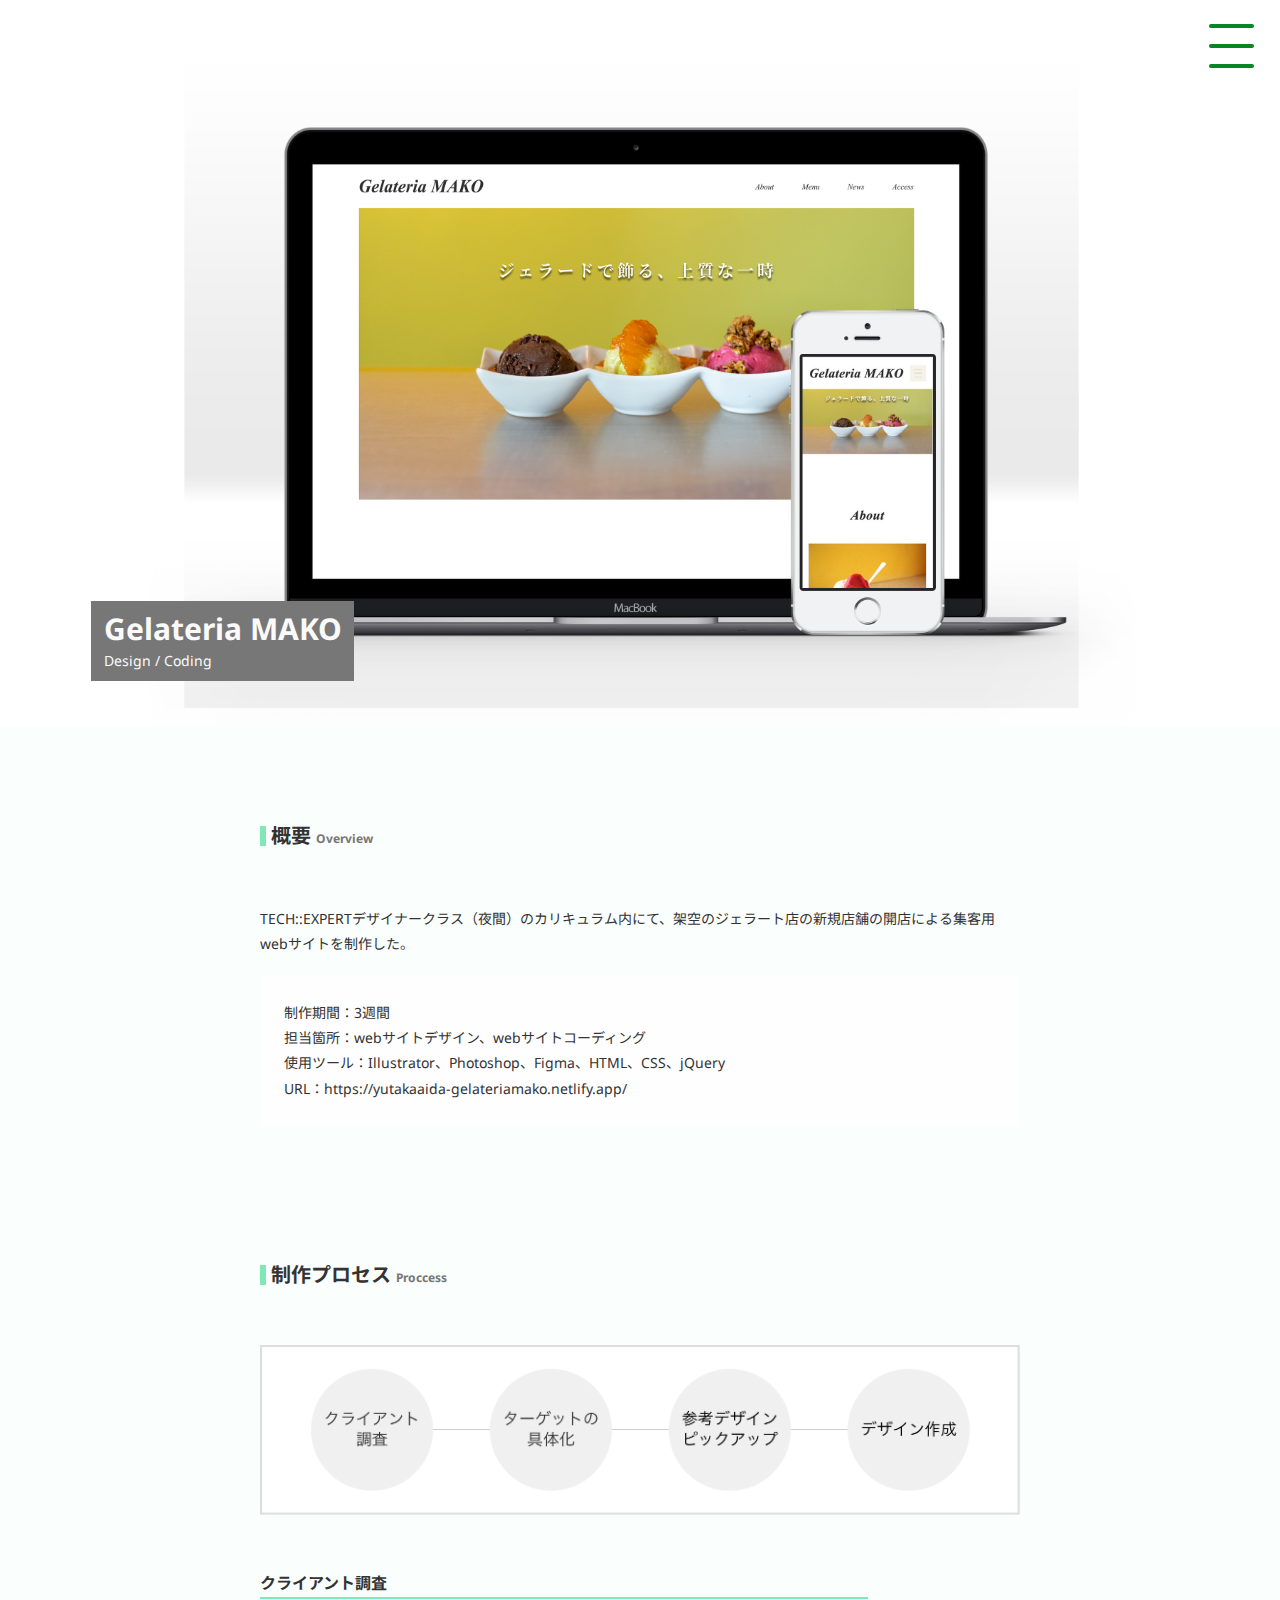
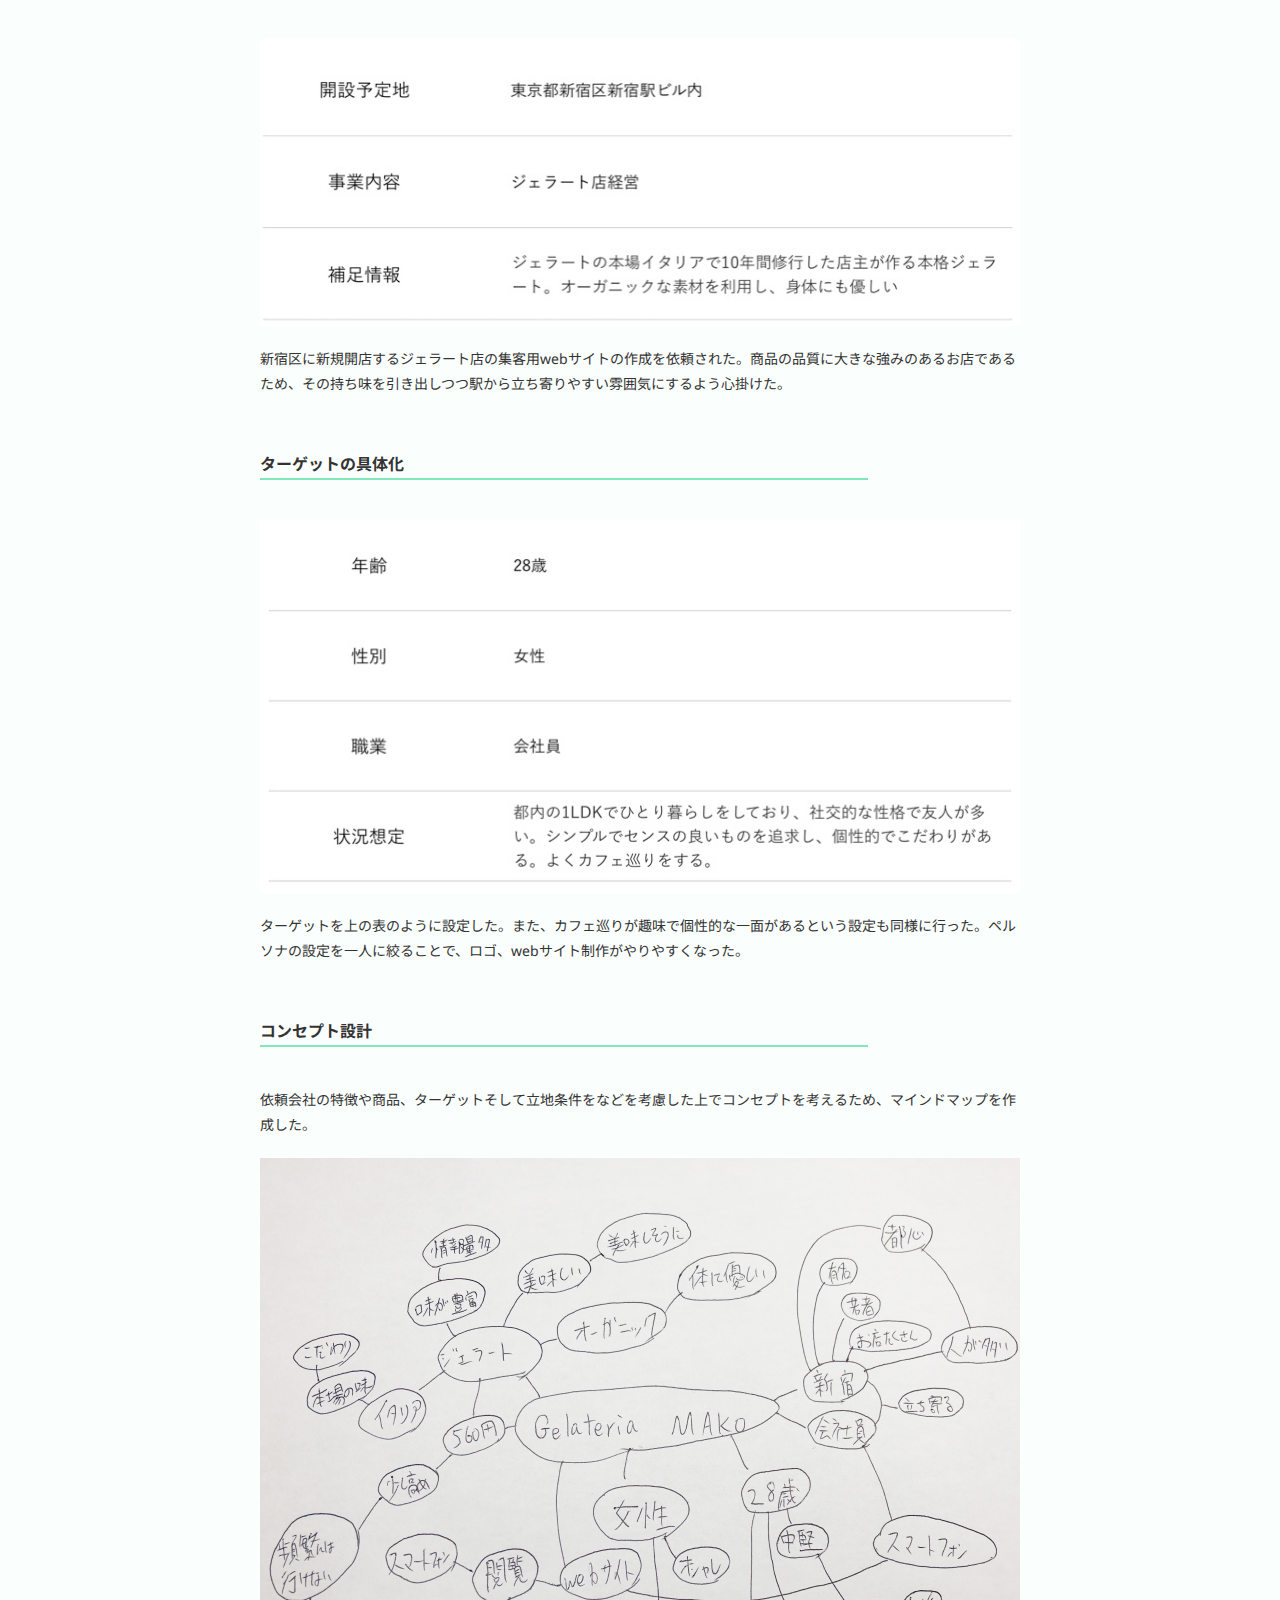
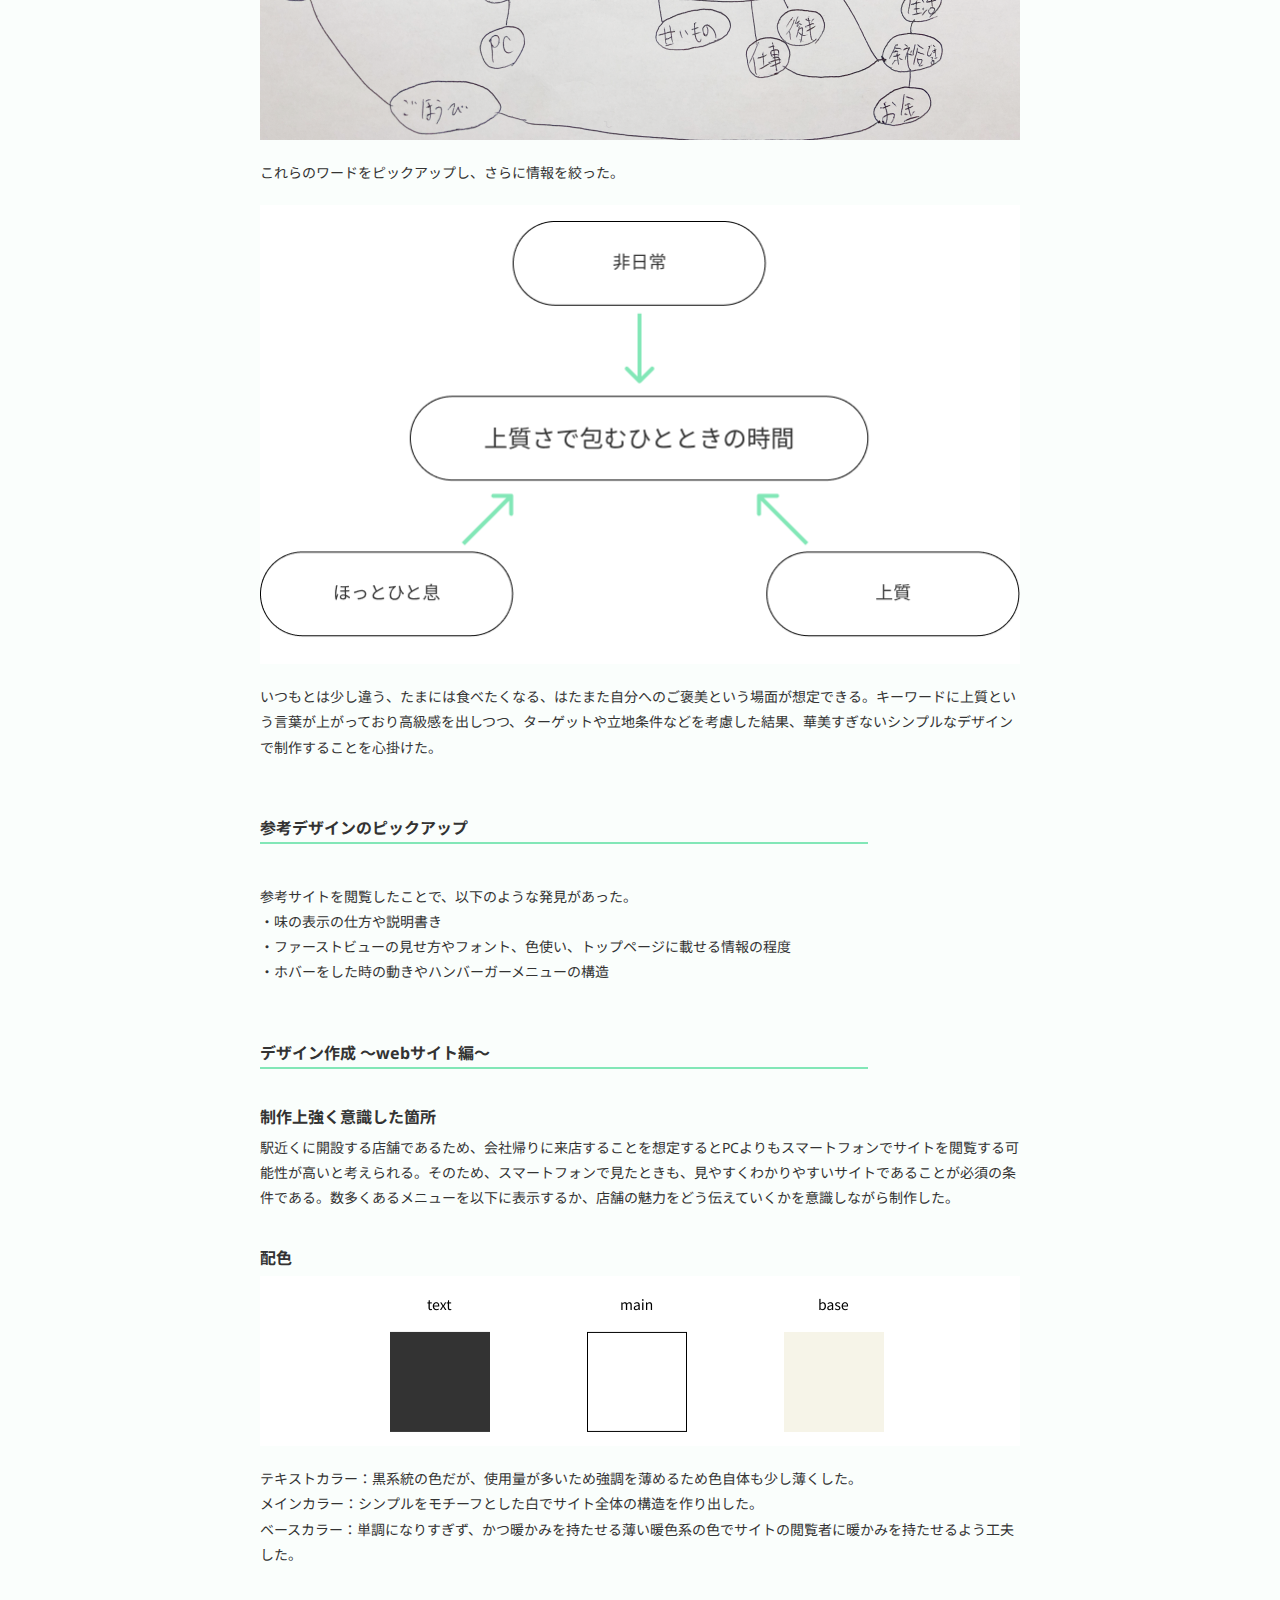
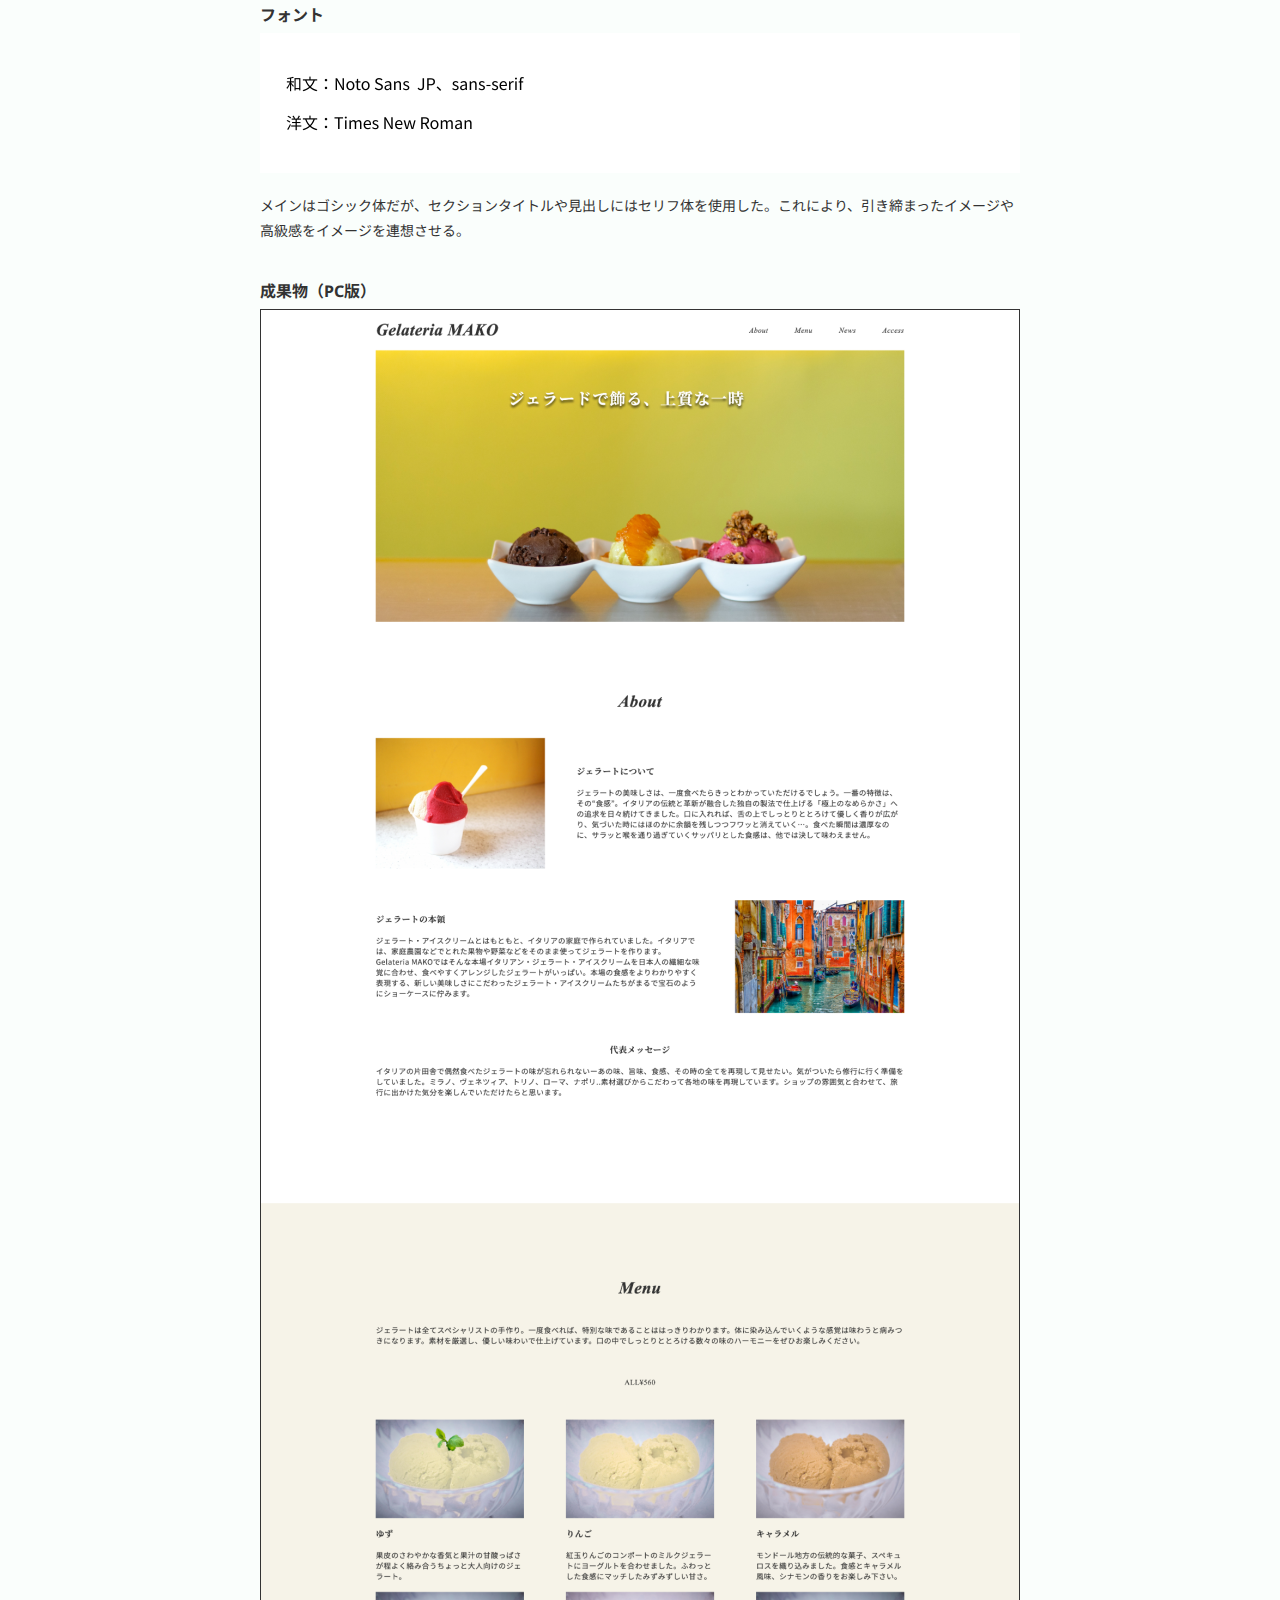
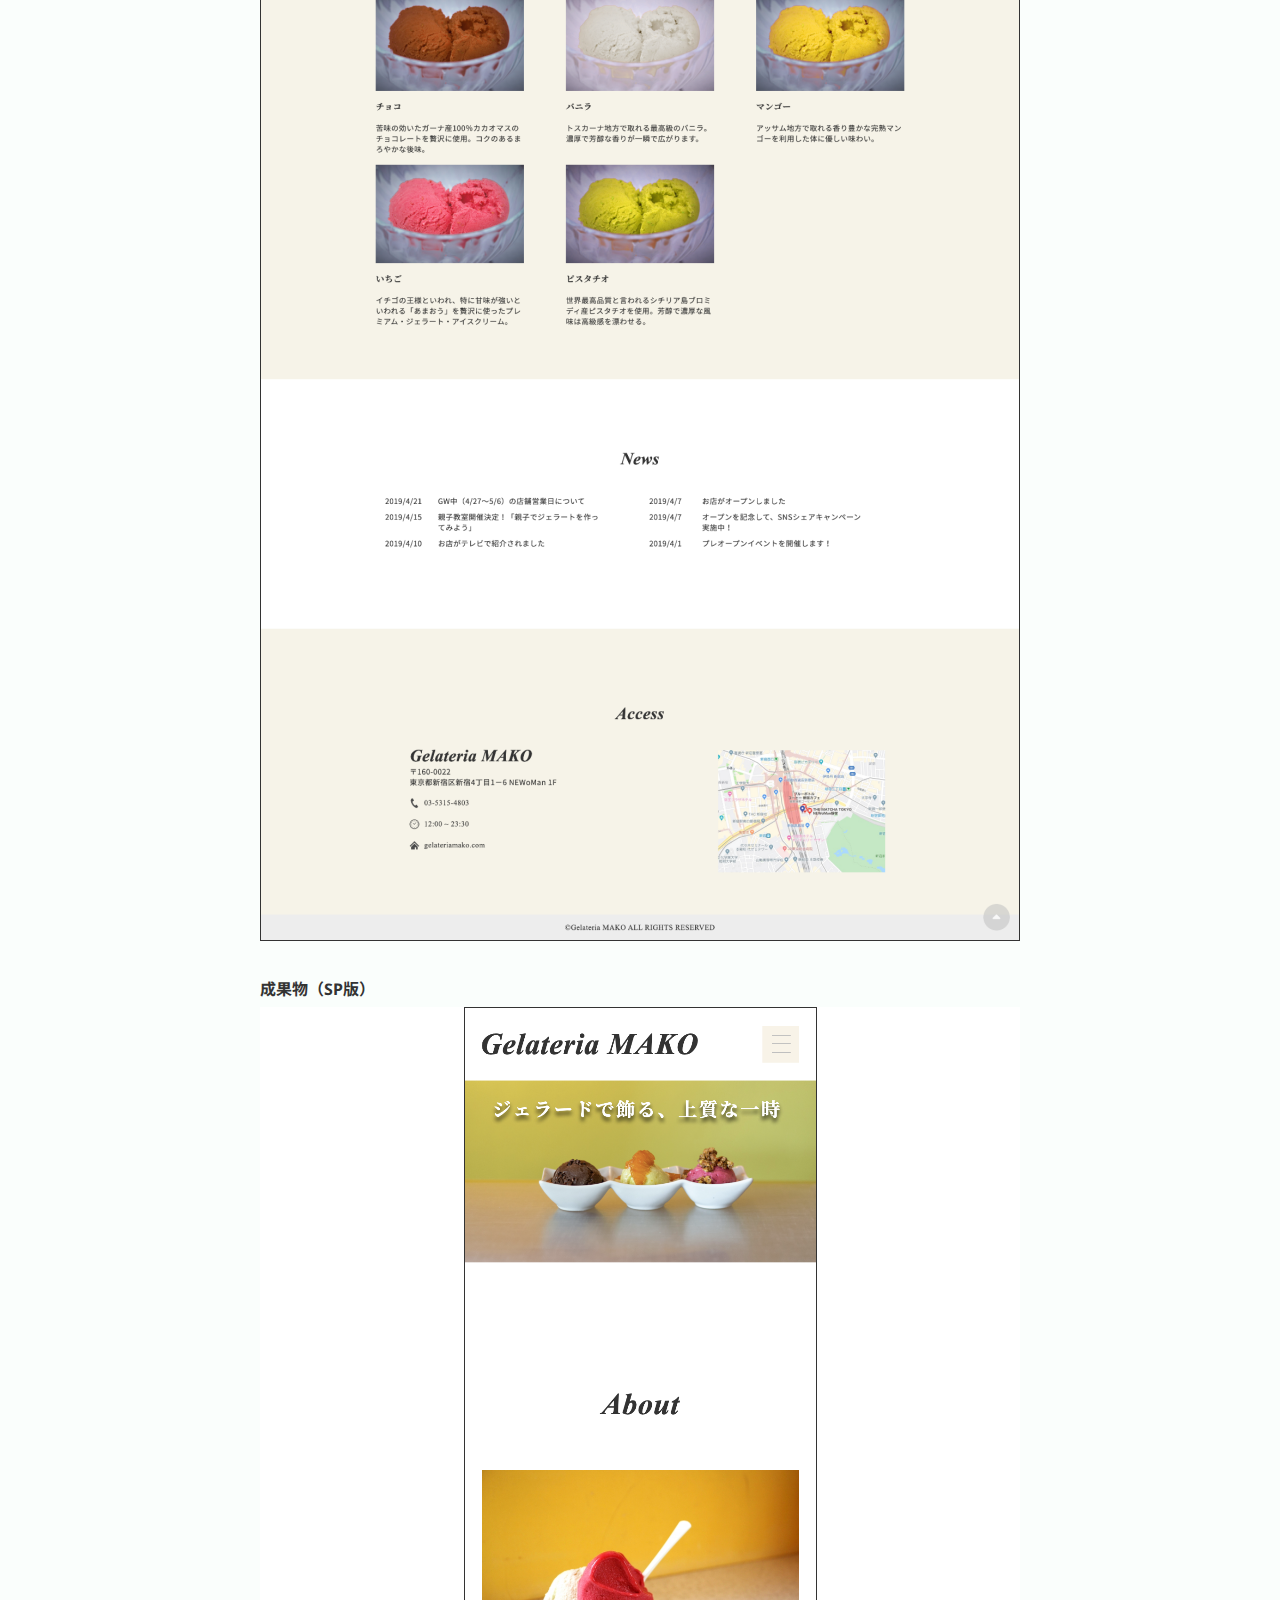
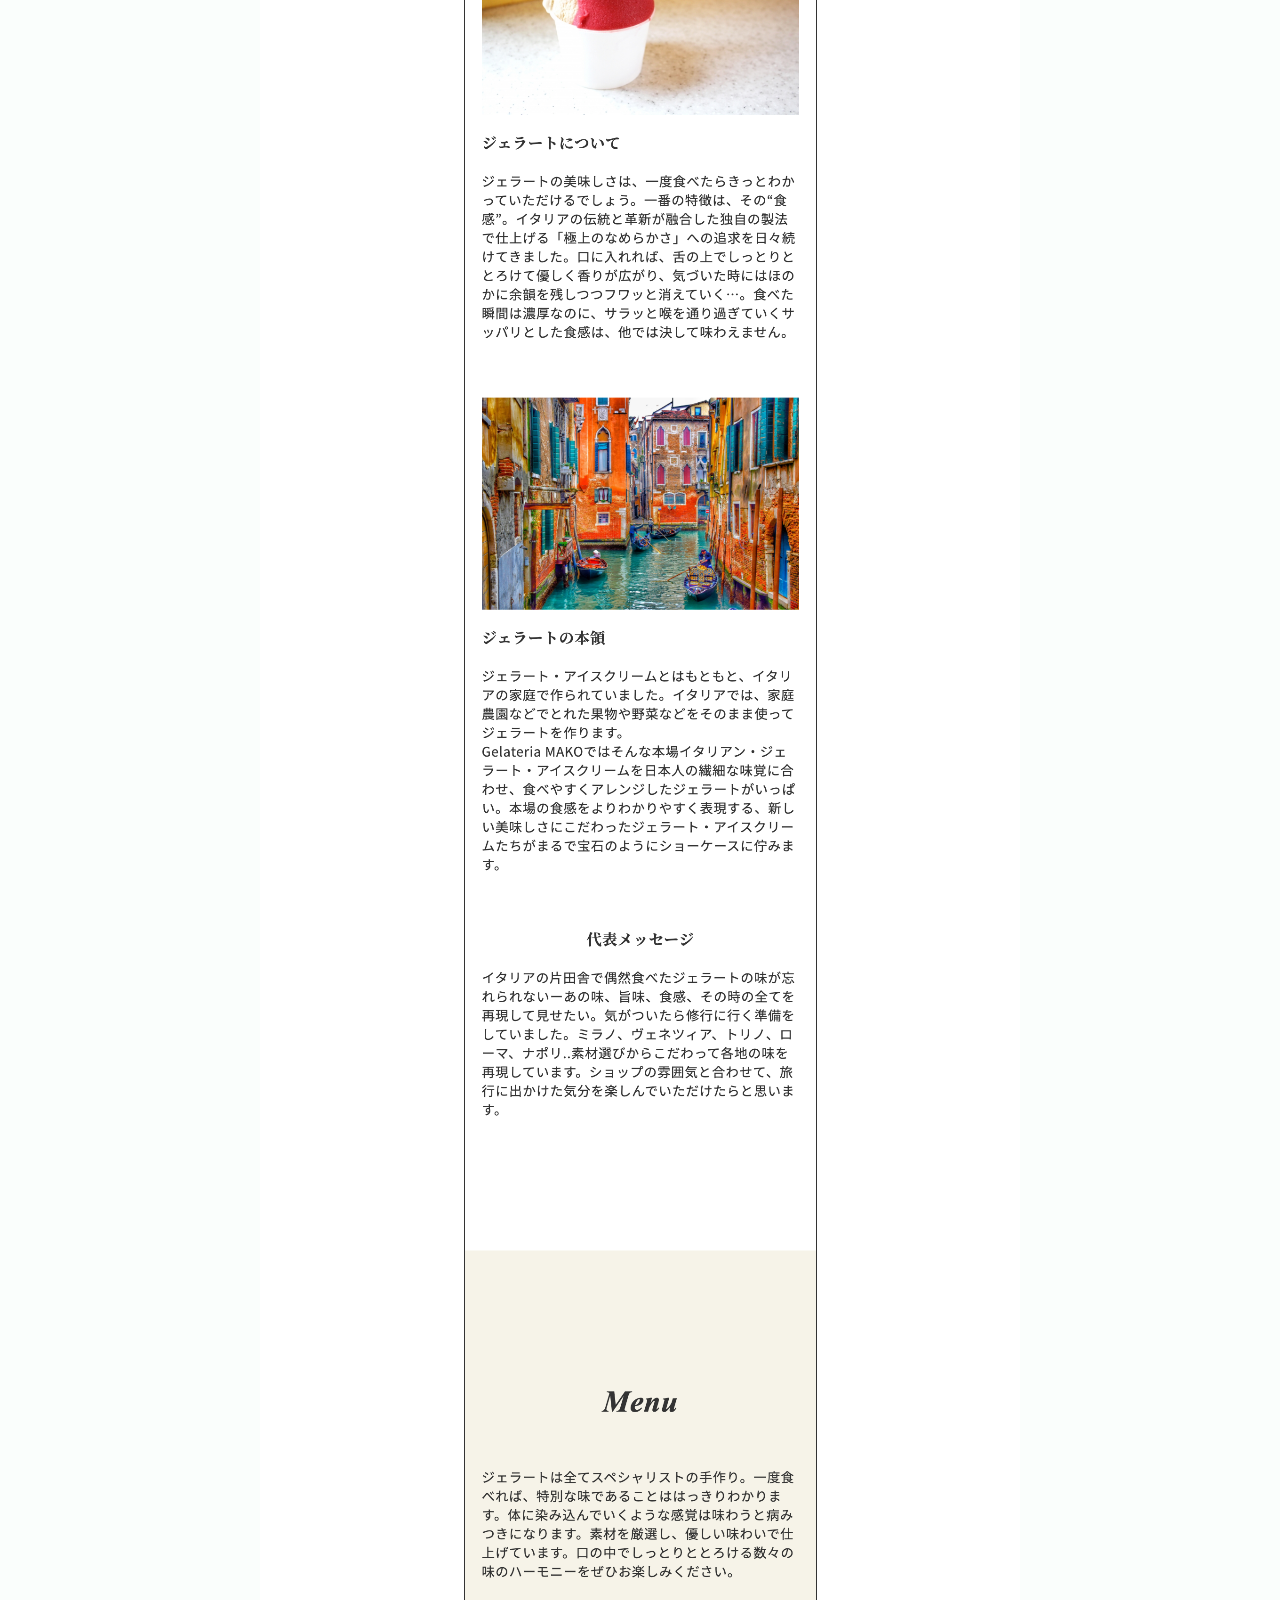
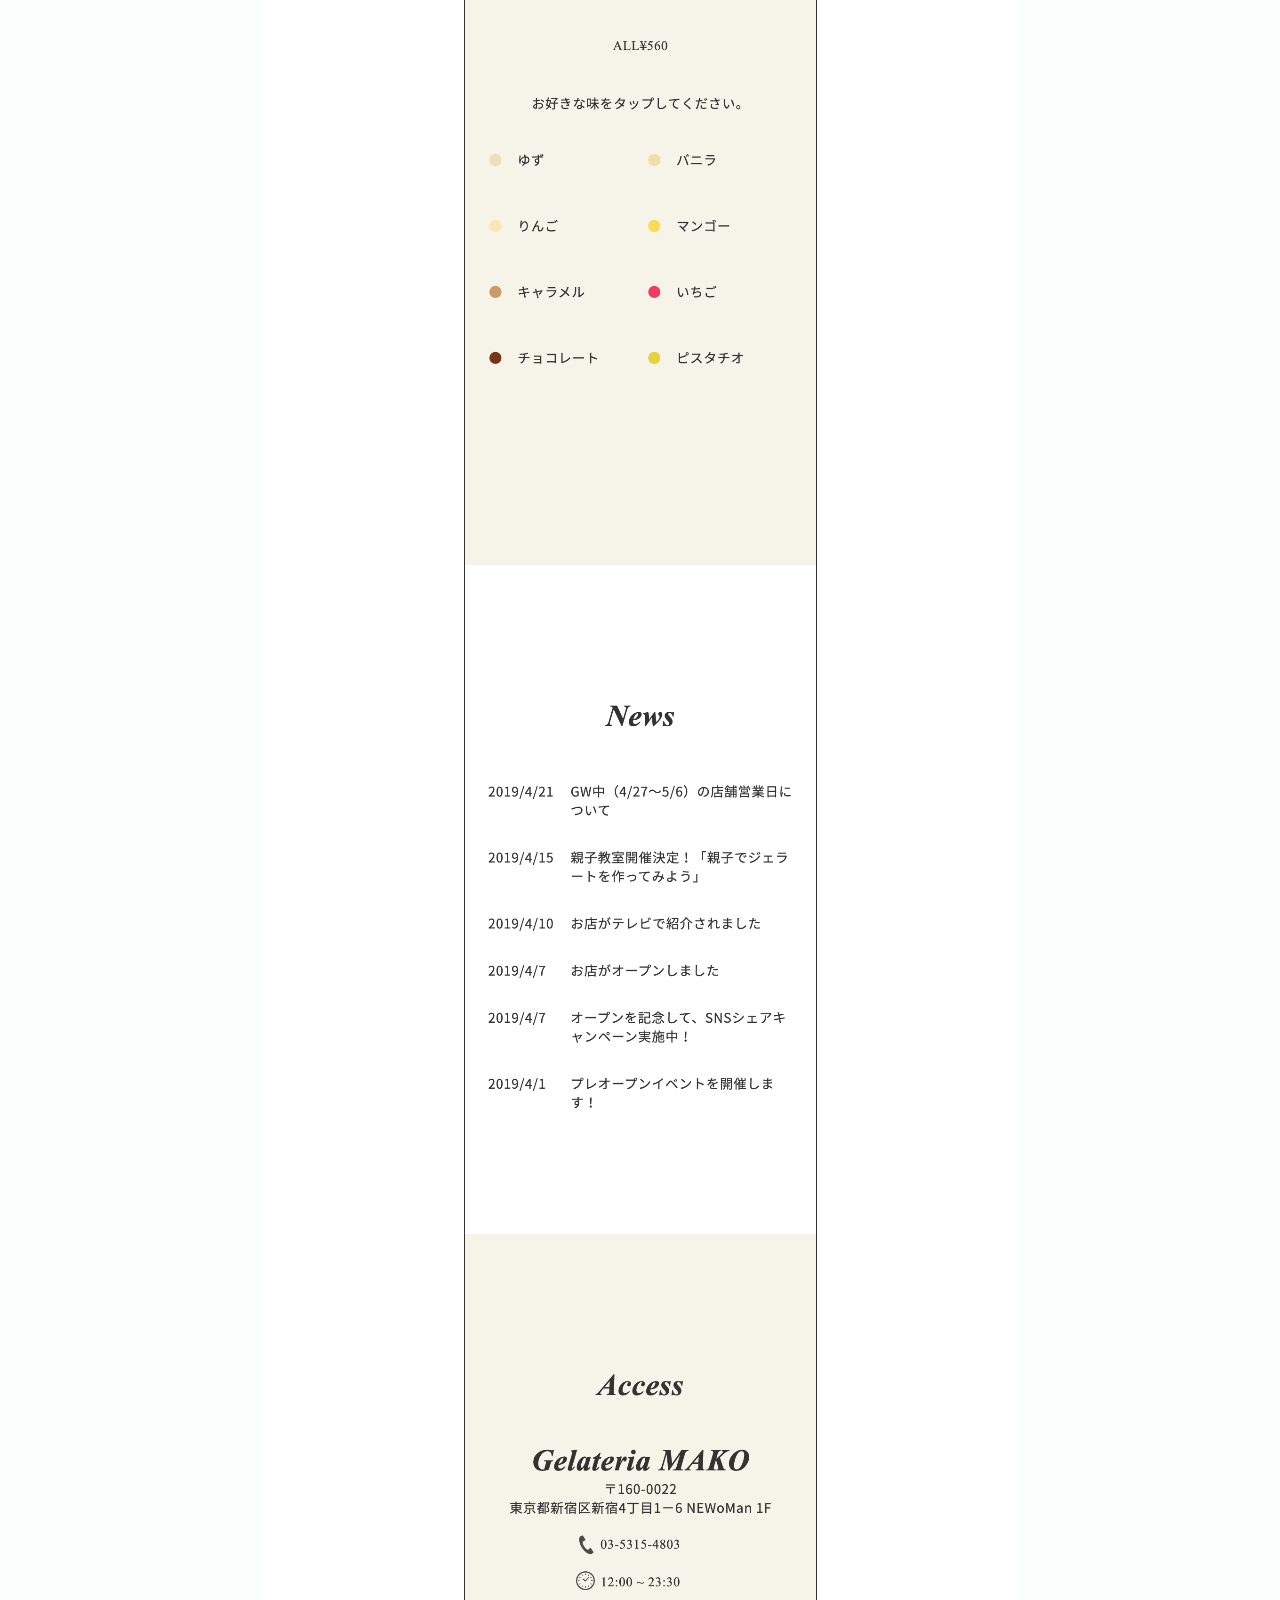
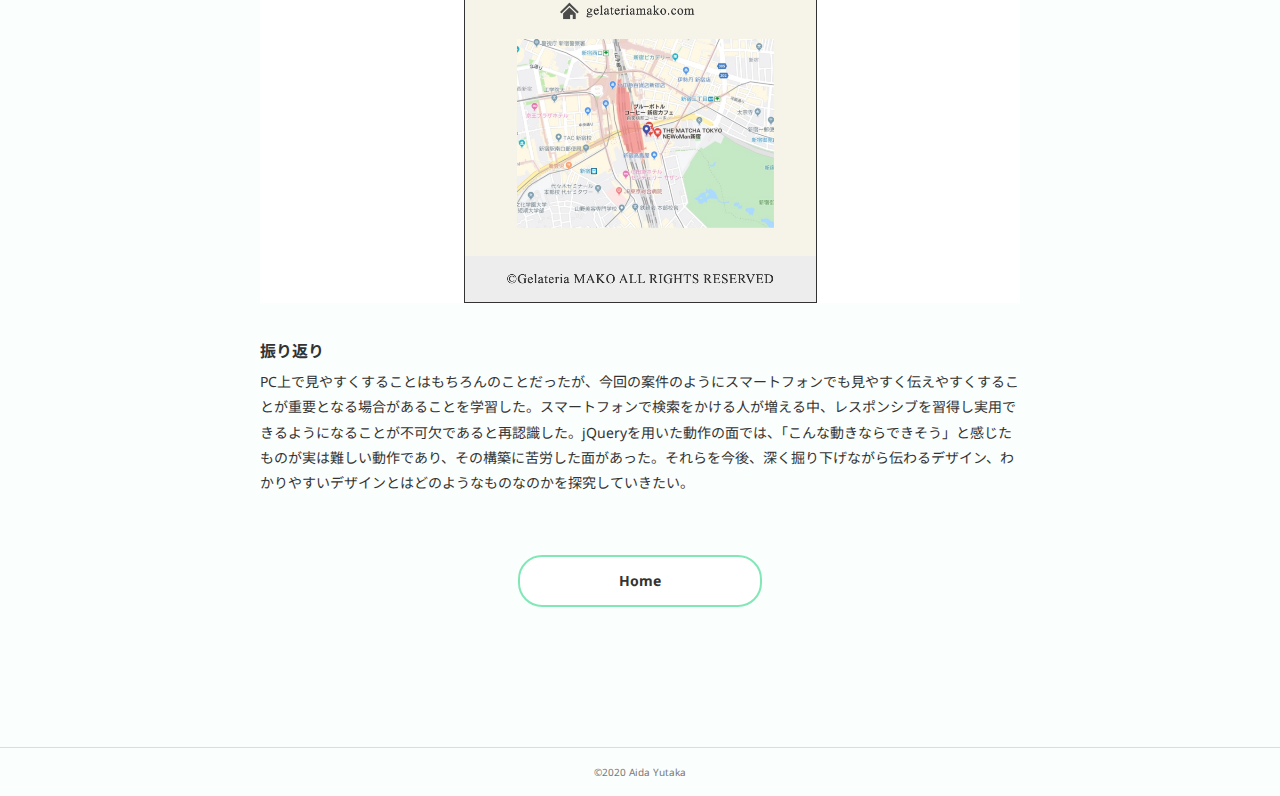
<file: yutaKa.aida_portfolio/works/MAKO/index.html>
<!DOCTYPE html>
<html lang="ja">
<head>
  <meta charset="UTF-8">
  <meta name="viewport" content="width=device-width, initial-scale=1.0">
  <title>相田 大 | Webデザイナーを目指す（yutaKa.Aida）のポートフォリオサイトの作品ページ（Webバナー）</title>
  <link rel="stylesheet" href="../../css/reset.css">
  <link href="https://fonts.googleapis.com/css?family=Noto+Sans+JP:400,700|Noto+Sans:400,700&display=swap" rel="stylesheet">
  <link rel="stylesheet" href="../../css/common.css">
  <link rel="stylesheet" href="../../css/works.css">
</head>
<body>
  <!-- header -->
  <header class="header flex-rr">
    <nav class="global-nav">
      <ul class="global-nav__list">
        <li class="global-nav__item"><a href="../../index.html" id="hammenu">Home</a></li>
        <li class="global-nav__item"><a href="../../about/index.html" id="hammenu">About me</a></li>
        <li class="global-nav__item"><a href="#works" id="hammenu-works">Works</a></li>
        <li class="global-nav__item"><a href="../../works/HB/index.html" id="hammenu">> HeartBook</a></li>
        <li class="global-nav__item"><a href="../../works/LL/index.html" id="hammenu">> LightLounge</a></li>
        <li class="global-nav__item"><a href="" id="hammenu">> Gelateria MAKO</a></li>
        <li class="global-nav__item"><a href="../../works/tj-logo/index.html" id="hammenu">> TECH::JUNIOR</a></li>
        <li class="global-nav__item"><a href="../../works/TALSOL/index.html" id="hammenu">> 学習支援サイト TALSOL</a></li>
        <li class="global-nav__item"><a href="../../works/Tei/index.html" id="hammenu">> 寿司処 騁 </a></li>
        <li class="global-nav__item"><a href="#gallery" id="hammenu-works">Gallery</a></li>
        <li class="global-nav__item"><a href="../../works/gallery/index.html" id="hammenu">> 天の川</a></li>
      </ul>
    </nav>
    <div class="btn-trigger" id="btnham">
      <span></span>
      <span></span>
      <span></span>
    </div>
  </header>
  <!-- //header -->

  <!-- main -->
  <main>
    <div class="page-title-wrapper works-page MAKO-bg">
      <h1 class="page-title works-page">
        Gelateria MAKO
        <span class="page-title_jp">Design / Coding</span>
      </h1>
    </div>
    <div class="main-bg">
    <!-- overview -->
    <section class="section-wrapper">
      <div class="section-inner">
        <h2 class="works-section-title">
          概要
          <span class="works-section-title_en">Overview</span>
        </h2>
        <p class="overview-text">
          TECH::EXPERTデザイナークラス（夜間）のカリキュラム内にて、架空のジェラート店の新規店舗の開店による集客用webサイトを制作した。
        </p>
        <ul class="works-info-list">
          <li class="works-info-item">制作期間：3週間</li>
          <li class="works-info-item">担当箇所：webサイトデザイン、webサイトコーディング</li>
          <li class="works-info-item">使用ツール：Illustrator、Photoshop、Figma、HTML、CSS、jQuery</li>
          <li class="works-info-item">URL：<a href="https://yutakaaida-gelateriamako.netlify.app/">https://yutakaaida-gelateriamako.netlify.app/</a></li>
        </ul>
      </div>
    </section>
    <!-- //overview -->

    <!-- process -->
    <section class="section-wrapper">
      <div class="section-inner">
        <h2 class="works-section-title">
          制作プロセス
          <span class="works-section-title_en">Proccess</span>
        </h2>
        <div class="process-img-wrapper img-bg">
          <img src="../../images/works_MAKO/img-process-banner_overview.png" alt="与件の整理 クライアント調査 ターゲットの具体化 参考デザインピックアップ デザイン作成">
        </div>
        
        <!-- cliant-research -->
        <h3 class="process-title">クライアント調査</h3>
        <div class="description-img-wrapper img-bg"><img src="../../images/works_MAKO/MAクライアント.png" alt=""></div>
        <p class="description-text">
          新宿区に新規開店するジェラート店の集客用webサイトの作成を依頼された。商品の品質に大きな強みのあるお店であるため、その持ち味を引き出しつつ駅から立ち寄りやすい雰囲気にするよう心掛けた。
        </p>
        
        <!-- target -->
        <h3 class="process-title">ターゲットの具体化</h3>
        <div class="description-img-wrapper img-bg"><img src="../../images/works_MAKO/MAtarget.png" alt=""></div>
        <p class="description-text">
          ターゲットを上の表のように設定した。また、カフェ巡りが趣味で個性的な一面があるという設定も同様に行った。ペルソナの設定を一人に絞ることで、ロゴ、webサイト制作がやりやすくなった。
        </p>

        <!-- concept -->
        <h3 class="process-title">コンセプト設計</h3>
        <p class="description-text">依頼会社の特徴や商品、ターゲットそして立地条件をなどを考慮した上でコンセプトを考えるため、マインドマップを作成した。</p>
        <div class="description-img-wrapper img-bg"><img src="../../images/works_MAKO/MAmindmap.png" alt=""></div>
        <p class="description-text">
          これらのワードをピックアップし、さらに情報を絞った。
        </p>
        <div class="description-img-wrapper img-bg"><img src="../../images/works_MAKO/MAmmresult.png" alt=""></div>
        <p class="description-text">
          いつもとは少し違う、たまには食べたくなる、はたまた自分へのご褒美という場面が想定できる。キーワードに上質という言葉が上がっており高級感を出しつつ、ターゲットや立地条件などを考慮した結果、華美すぎないシンプルなデザインで制作することを心掛けた。
        </p>

        <!-- design pick up -->
        <h3 class="process-title">参考デザインのピックアップ</h3>
        <p class="description-text">
          参考サイトを閲覧したことで、以下のような発見があった。
          <br>・味の表示の仕方や説明書き
          <br>・ファーストビューの見せ方やフォント、色使い、トップページに載せる情報の程度
          <br>・ホバーをした時の動きやハンバーガーメニューの構造
        </p>

        <!-- design -->
        <h3 class="process-title">デザイン作成 〜webサイト編〜</h3>
        <h4 class="process-subheading">制作上強く意識した箇所</h4>
        <p class="description-text">
          駅近くに開設する店舗であるため、会社帰りに来店することを想定するとPCよりもスマートフォンでサイトを閲覧する可能性が高いと考えられる。そのため、スマートフォンで見たときも、見やすくわかりやすいサイトであることが必須の条件である。数多くあるメニューを以下に表示するか、店舗の魅力をどう伝えていくかを意識しながら制作した。
        </p>

        <h4 class="process-subheading">配色</h4>
        <div class="description-img-wrapper  img-bg"><img src="../../images/works_MAKO/MAwebcolor.png" alt=""></div>    
        <ul class="description-list">
          <li class="description-list-item">テキストカラー：黒系統の色だが、使用量が多いため強調を薄めるため色自体も少し薄くした。</li>
          <li class="description-list-item">メインカラー：シンプルをモチーフとした白でサイト全体の構造を作り出した。</li>
          <li class="description-list-item">ベースカラー：単調になりすぎず、かつ暖かみを持たせる薄い暖色系の色でサイトの閲覧者に暖かみを持たせるよう工夫した。</li>
        </ul>

        <h4 class="process-subheading">
          フォント
        </h4>
        <div class="description-img-wrapper  img-bg"><img src="../../images/works_MAKO/MAwebfont.png" alt=""></div>
        <p class="description-text">メインはゴシック体だが、セクションタイトルや見出しにはセリフ体を使用した。これにより、引き締まったイメージや高級感をイメージを連想させる。</p>
        
        <h4 class="process-subheading">
          成果物（PC版）
        </h4>
        <div class="description-img-wrapper  img-bg"><img src="../../images/works_MAKO/MAfinalwebpc.png" alt=""></div>

        <h4 class="process-subheading">
          成果物（SP版）
        </h4>
        <div class="description-img-wrapper  img-bg"><img src="../../images/works_MAKO/MAfinalwebsp.png" alt=""></div>
        <h4 class="process-subheading">
          振り返り
        </h4>
        <p class="description-text">
          PC上で見やすくすることはもちろんのことだったが、今回の案件のようにスマートフォンでも見やすく伝えやすくすることが重要となる場合があることを学習した。スマートフォンで検索をかける人が増える中、レスポンシブを習得し実用できるようになることが不可欠であると再認識した。jQueryを用いた動作の面では、「こんな動きならできそう」と感じたものが実は難しい動作であり、その構築に苦労した面があった。それらを今後、深く掘り下げながら伝わるデザイン、わかりやすいデザインとはどのようなものなのかを探究していきたい。
        </p>

      
      <a href="../../index.html" class="btn link-btn block-center">Home</a>
    </section>
  </main>
  <!-- //main -->

  <!-- footer -->
  <footer class="footer text-center main-bg">
    <small>&copy;2020 Aida Yutaka</small>
  </footer>
  <!-- //footer -->
  <script src="https://ajax.googleapis.com/ajax/libs/jquery/3.4.1/jquery.min.js"></script>
  <script src="../../js/script.js"></script>
</body>
</html>
</file>
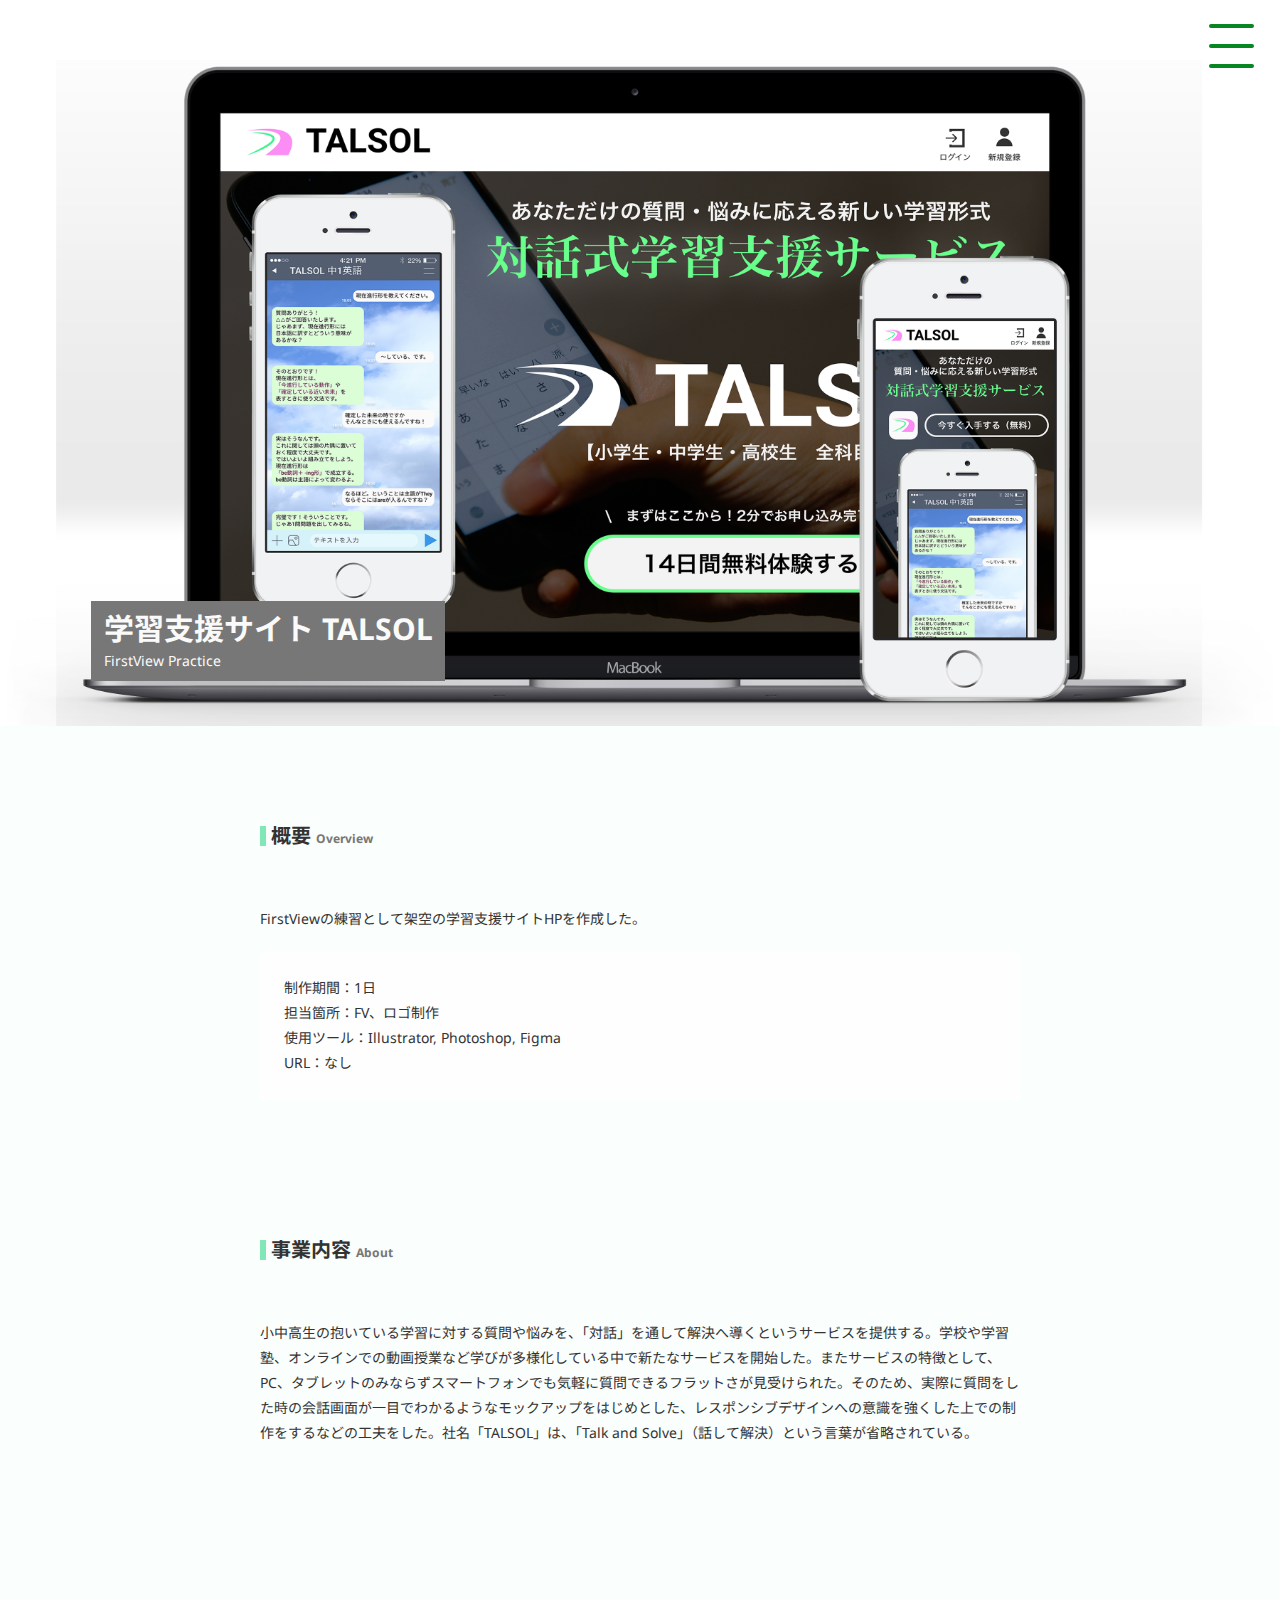
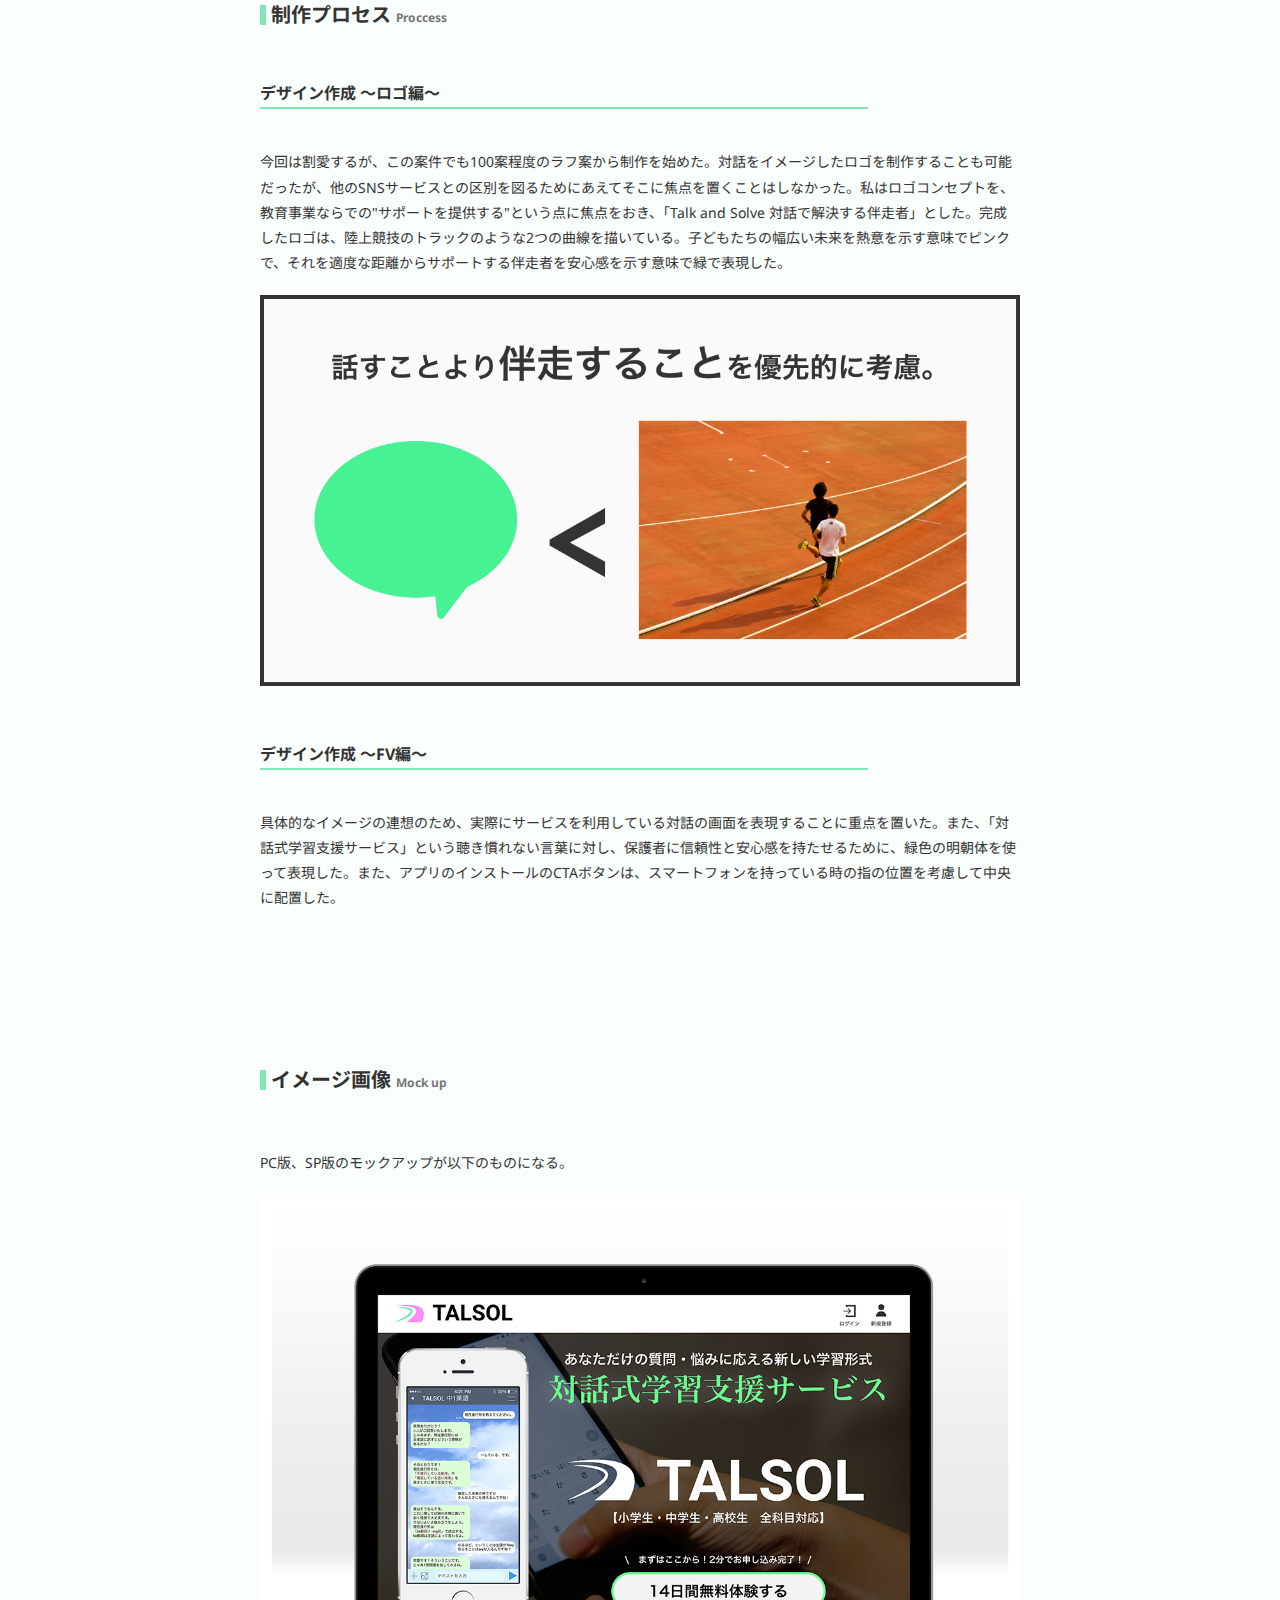
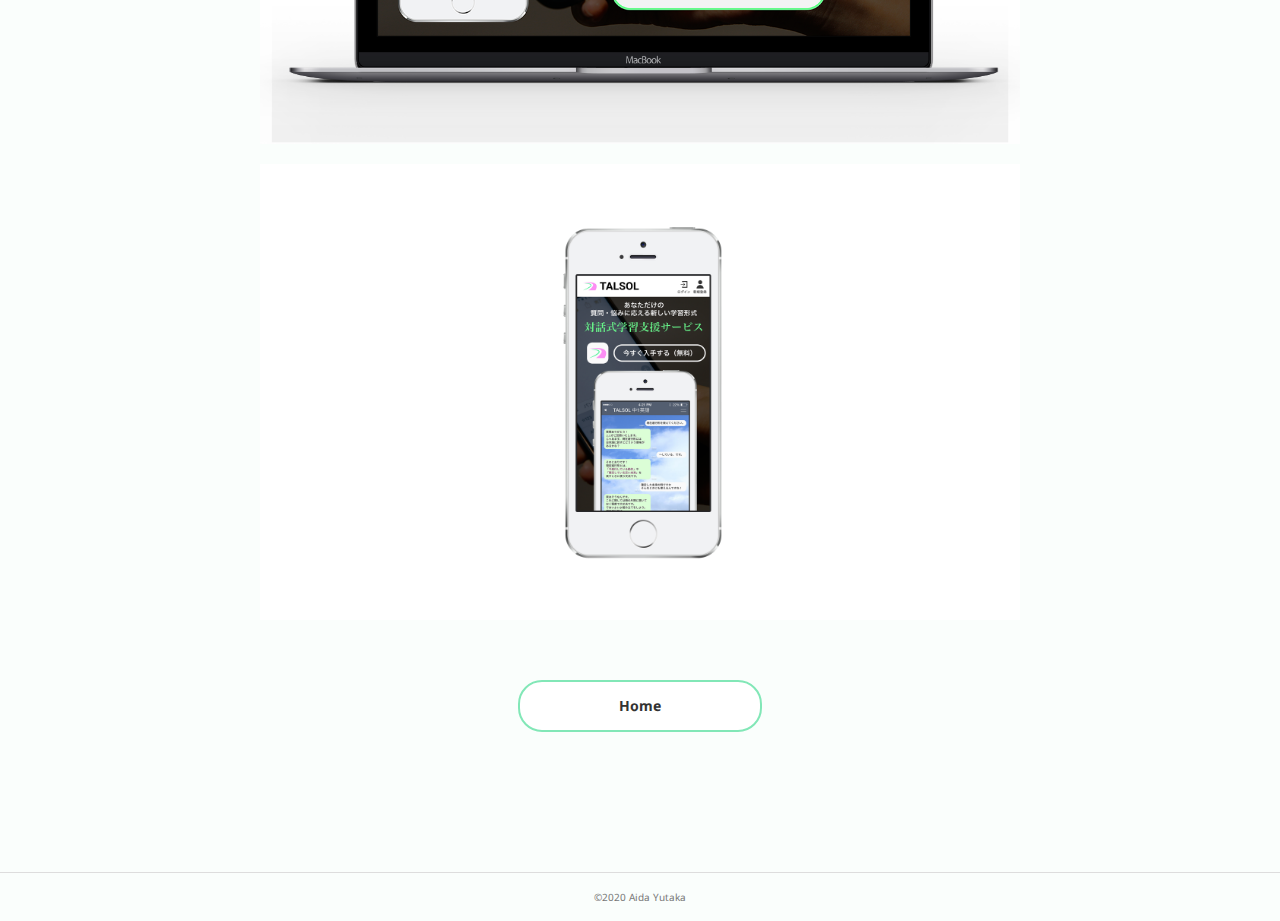
<file: yutaKa.aida_portfolio/works/TALSOL/index.html>
<!DOCTYPE html>
<html lang="ja">
<head>
  <meta charset="UTF-8">
  <meta name="viewport" content="width=device-width, initial-scale=1.0">
  <title>相田 大 | Webデザイナーを目指す（yutaKa.Aida）のポートフォリオサイトの作品ページ（Webバナー）</title>
  <link rel="stylesheet" href="../../css/reset.css">
  <link href="https://fonts.googleapis.com/css?family=Noto+Sans+JP:400,700|Noto+Sans:400,700&display=swap" rel="stylesheet">
  <link rel="stylesheet" href="../../css/common.css">
  <link rel="stylesheet" href="../../css/works.css">
</head>
<!-- Global site tag (gtag.js) - Google Analytics -->
<script async src="https://www.googletagmanager.com/gtag/js?id=UA-166072500-1"></script>
<script>
  window.dataLayer = window.dataLayer || [];
  function gtag(){dataLayer.push(arguments);}
  gtag('js', new Date());

  gtag('config', 'UA-166072500-1');
</script>
<body>
  <!-- header -->
  <header class="header flex-rr">
    <nav class="global-nav">
      <ul class="global-nav__list">
        <li class="global-nav__item"><a href="../../index.html" id="hammenu">Home</a></li>
        <li class="global-nav__item"><a href="../../about/index.html" id="hammenu">About me</a></li>
        <li class="global-nav__item"><a href="#works" id="hammenu-works">Works</a></li>
        <li class="global-nav__item"><a href="../../works/HB/index.html" id="hammenu">> HeartBook</a></li>
        <li class="global-nav__item"><a href="../../works/LL/index.html" id="hammenu">> LightLounge</a></li>
        <li class="global-nav__item"><a href="../../works/MAKO/index.html" id="hammenu">> Gelateria MAKO</a></li>
        <li class="global-nav__item"><a href="../../works/tj-logo/index.html" id="hammenu">> TECH::JUNIOR</a></li>
        <li class="global-nav__item"><a href="" id="hammenu">> 学習支援サイト TALSOL</a></li>
        <li class="global-nav__item"><a href="../../works/Tei/index.html" id="hammenu">> 寿司処 騁 </a></li>
        <li class="global-nav__item"><a href="#gallery" id="hammenu-works">Gallery</a></li>
        <li class="global-nav__item"><a href="../../works/gallery/index.html" id="hammenu">> 天の川</a></li>
      </ul>
    </nav>
    <div class="btn-trigger" id="btnham">
      <span></span>
      <span></span>
      <span></span>
    </div>
  </header>
  <!-- //header -->

  <!-- main -->
  <main>
    <div class="page-title-wrapper works-page TALSOL-bg">
      <h1 class="page-title works-page">
        学習支援サイト TALSOL
        <span class="page-title_jp">FirstView Practice</span>
      </h1>
    </div>
    <div class="main-bg">
    <!-- overview -->
    <section class="section-wrapper">
      <div class="works-section-inner">
        <h2 class="works-section-title">
          概要
          <span class="works-section-title_en">Overview</span>
        </h2>
        <p class="overview-text">
          FirstViewの練習として架空の学習支援サイトHPを作成した。
        </p>
        <ul class="works-info-list">
          <li class="works-info-item">制作期間：1日</li>
          <li class="works-info-item">担当箇所：FV、ロゴ制作</li>
          <li class="works-info-item">使用ツール：Illustrator, Photoshop, Figma</li>
          <li class="works-info-item">URL：なし</li>
        </ul>
      </div>
    </section>
    <!-- //overview -->

    <!-- process -->
    <section class="section-wrapper">
      <div class="works-section-inner">
        <h2 class="works-section-title">
          事業内容
          <span class="works-section-title_en">About</span>
        </h2>
        <p class="description-text">
          小中高生の抱いている学習に対する質問や悩みを、「対話」を通して解決へ導くというサービスを提供する。学校や学習塾、オンラインでの動画授業など学びが多様化している中で新たなサービスを開始した。またサービスの特徴として、PC、タブレットのみならずスマートフォンでも気軽に質問できるフラットさが見受けられた。そのため、実際に質問をした時の会話画面が一目でわかるようなモックアップをはじめとした、レスポンシブデザインへの意識を強くした上での制作をするなどの工夫をした。社名「TALSOL」は、「Talk and Solve」（話して解決）という言葉が省略されている。
        </p>
      </div>
    </section>
    <section class="section-wrapper">
      <div class="section-inner">
        <h2 class="works-section-title">
          制作プロセス
          <span class="works-section-title_en">Proccess</span>
        </h2>
        <p class="description-text">
          <h3 class="process-title">デザイン作成 〜ロゴ編〜</h3>
        <p class="description-text">
          今回は割愛するが、この案件でも100案程度のラフ案から制作を始めた。対話をイメージしたロゴを制作することも可能だったが、他のSNSサービスとの区別を図るためにあえてそこに焦点を置くことはしなかった。私はロゴコンセプトを、教育事業ならでの"サポートを提供する"という点に焦点をおき、「Talk and Solve 対話で解決する伴走者」とした。完成したロゴは、陸上競技のトラックのような2つの曲線を描いている。子どもたちの幅広い未来を熱意を示す意味でピンクで、それを適度な距離からサポートする伴走者を安心感を示す意味で緑で表現した。
        </p>
        <div class="description-img-wrapper  img-bg"><img src="../../images/works_TALSOL/TALSOL_logo_des.png" alt=""></div>
        </p>
        <p class="description-text">
          <h3 class="process-title">デザイン作成 〜FV編〜</h3>
        <p class="description-text">
          具体的なイメージの連想のため、実際にサービスを利用している対話の画面を表現することに重点を置いた。また、「対話式学習支援サービス」という聴き慣れない言葉に対し、保護者に信頼性と安心感を持たせるために、緑色の明朝体を使って表現した。また、アプリのインストールのCTAボタンは、スマートフォンを持っている時の指の位置を考慮して中央に配置した。
        </p>
      </div>
    </section>
    <section class="section-wrapper">
      <div class="works-section-inner">
        <h2 class="works-section-title">
          イメージ画像
          <span class="works-section-title_en">Mock up</span>
        </h2>
        <p class="description-text">
          PC版、SP版のモックアップが以下のものになる。
        </p>
        <div class="description-img-wrapper img-bg"><img src="../../images/works_TALSOL/TALSOL_mu_pc.png" alt=""></div>
        <div class="description-img-wrapper img-bg"><img src="../../images/works_TALSOL/TALSOL_mu_sp.png" alt=""></div>
        <a href="../../index.html" class="btn link-btn block-center">Home</a>
      </div>
    </section>
      </main>
    <!-- footer -->
  <footer class="footer text-center main-bg">
    <small>&copy;2020 Aida Yutaka</small>
  </footer>
  <!-- //footer -->
  <script src="https://ajax.googleapis.com/ajax/libs/jquery/3.4.1/jquery.min.js"></script>
  <script src="../../js/script.js"></script>
</body>
</html>
</file>
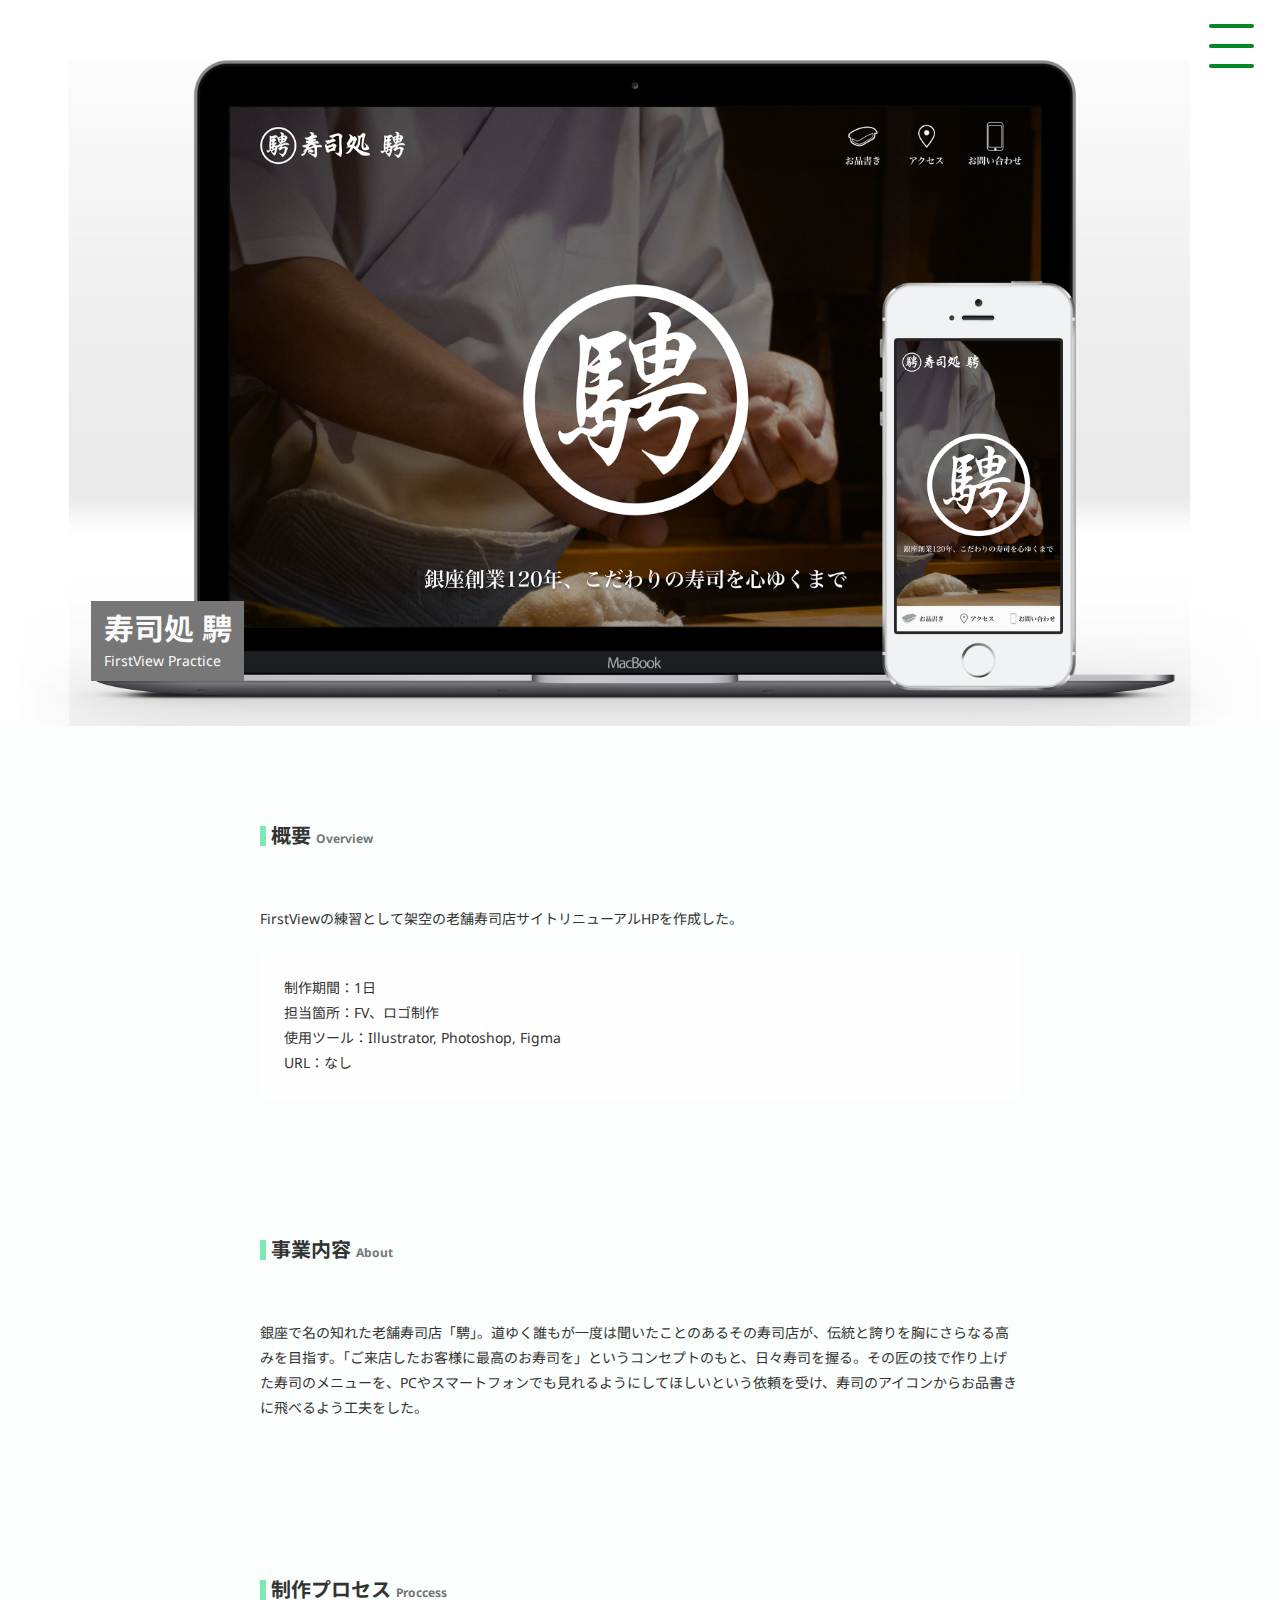
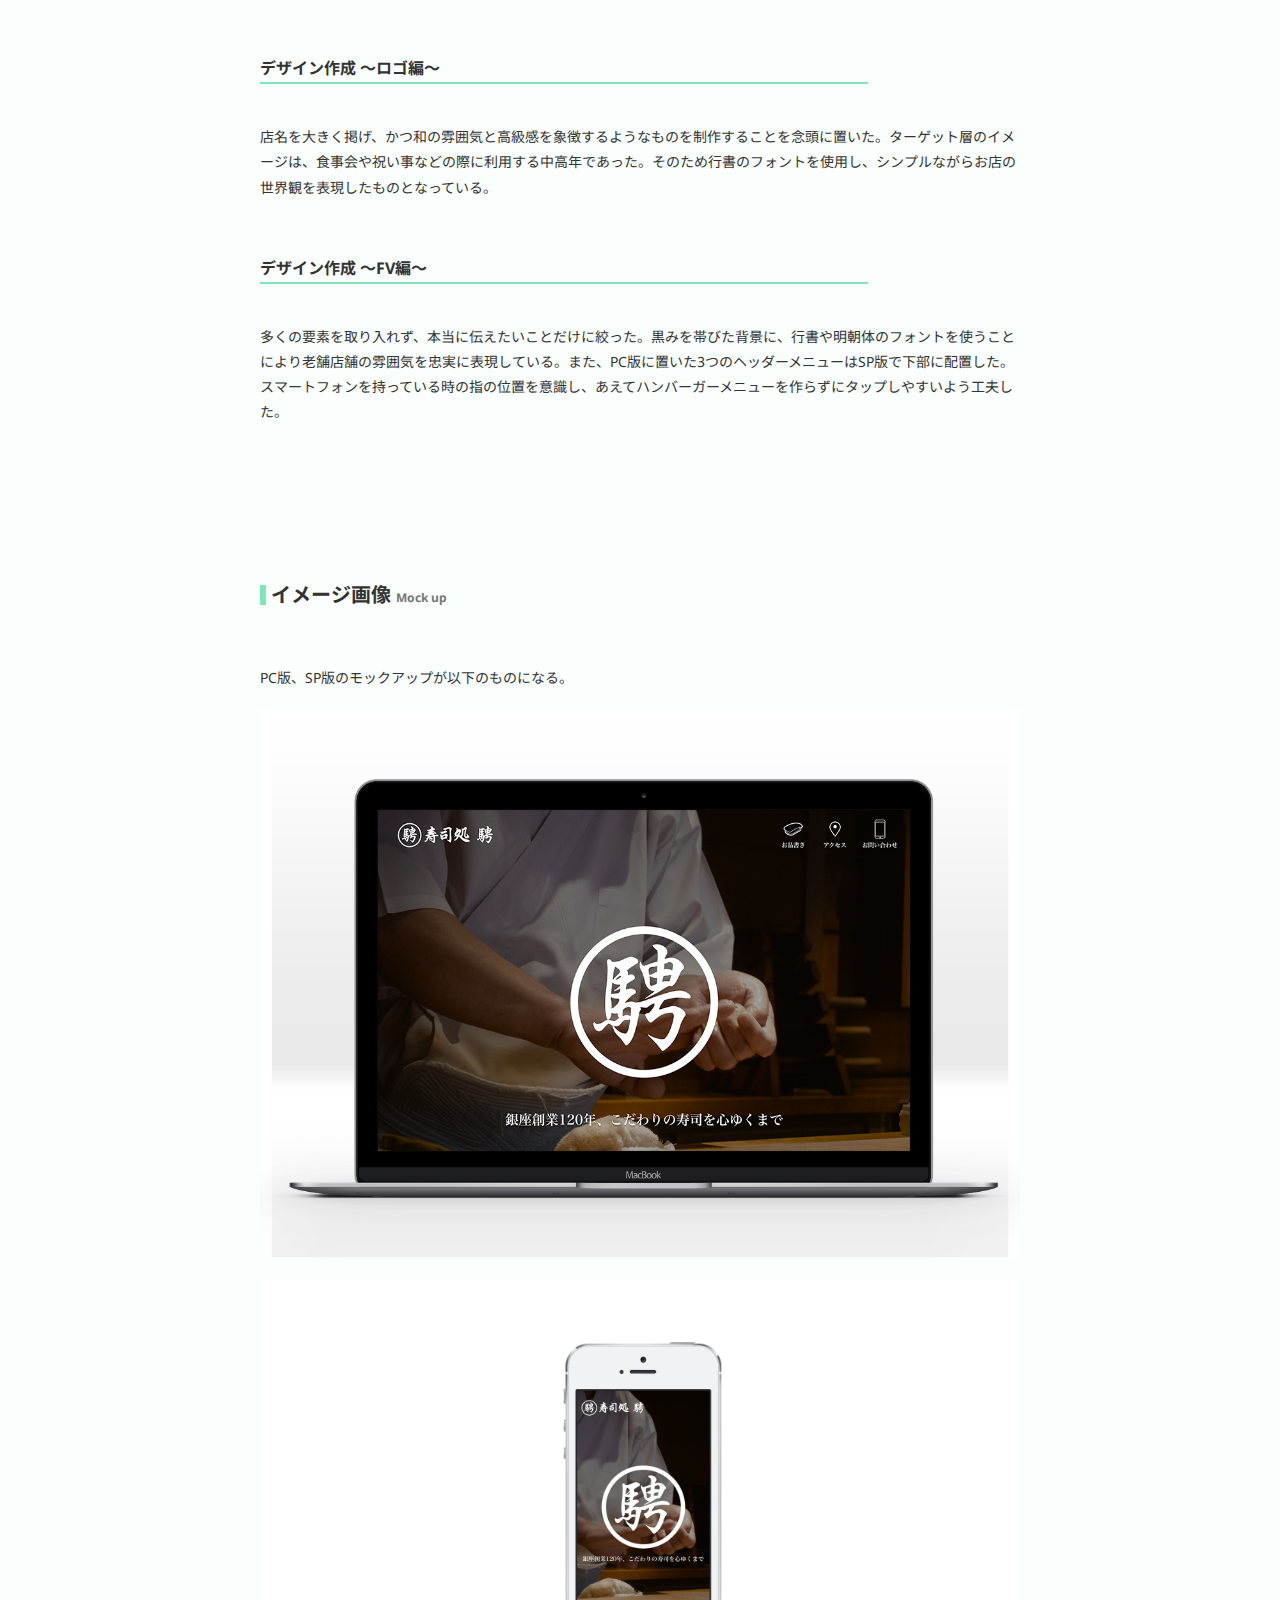
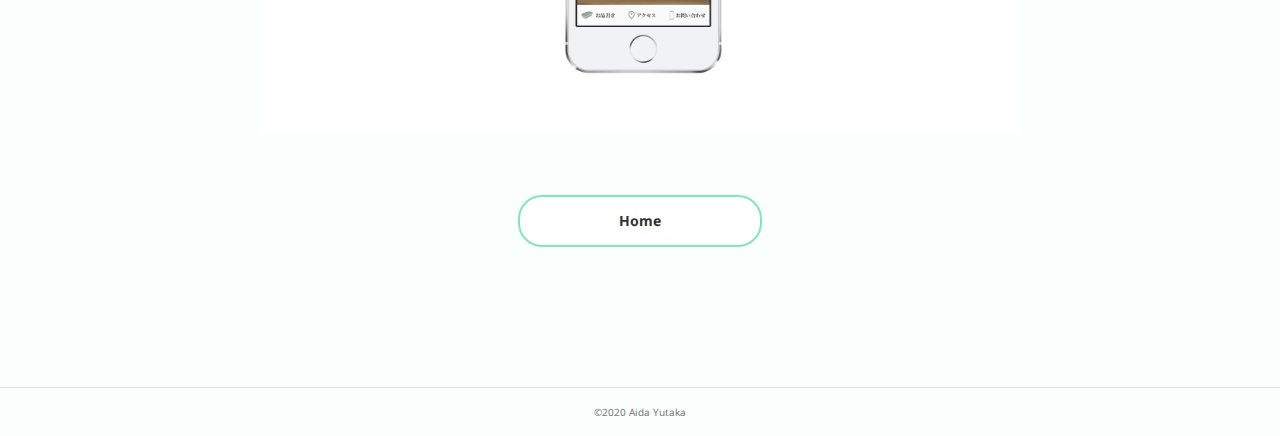
<file: yutaKa.aida_portfolio/works/Tei/index.html>
<!DOCTYPE html>
<html lang="ja">
<head>
  <meta charset="UTF-8">
  <meta name="viewport" content="width=device-width, initial-scale=1.0">
  <title>相田 大 | Webデザイナーを目指す（yutaKa.Aida）のポートフォリオサイトの作品ページ（Webバナー）</title>
  <link rel="stylesheet" href="../../css/reset.css">
  <link href="https://fonts.googleapis.com/css?family=Noto+Sans+JP:400,700|Noto+Sans:400,700&display=swap" rel="stylesheet">
  <link rel="stylesheet" href="../../css/common.css">
  <link rel="stylesheet" href="../../css/works.css">
</head>
<!-- Global site tag (gtag.js) - Google Analytics -->
<script async src="https://www.googletagmanager.com/gtag/js?id=UA-166072500-1"></script>
<script>
  window.dataLayer = window.dataLayer || [];
  function gtag(){dataLayer.push(arguments);}
  gtag('js', new Date());

  gtag('config', 'UA-166072500-1');
</script>
<body>
  <!-- header -->
  <header class="header flex-rr">
    <nav class="global-nav">
      <ul class="global-nav__list">
        <li class="global-nav__item"><a href="../../index.html" id="hammenu">Home</a></li>
        <li class="global-nav__item"><a href="../../about/index.html" id="hammenu">About me</a></li>
        <li class="global-nav__item"><a href="#works" id="hammenu-works">Works</a></li>
        <li class="global-nav__item"><a href="../../works/HB/index.html" id="hammenu">> HeartBook</a></li>
        <li class="global-nav__item"><a href="../../works/LL/index.html" id="hammenu">> LightLounge</a></li>
        <li class="global-nav__item"><a href="../../works/MAKO/index.html" id="hammenu">> Gelateria MAKO</a></li>
        <li class="global-nav__item"><a href="../../works/tj-logo/index.html" id="hammenu">> TECH::JUNIOR</a></li>
        <li class="global-nav__item"><a href="../../works/TALSOL/index.html" id="hammenu">> 学習支援サイト TALSOL</a></li>
        <li class="global-nav__item"><a href="" id="hammenu">> 寿司処 騁 </a></li>
        <li class="global-nav__item"><a href="#gallery" id="hammenu-works">Gallery</a></li>
        <li class="global-nav__item"><a href="../../works/gallery/index.html" id="hammenu">> 天の川</a></li>
      </ul>
    </nav>
    <div class="btn-trigger" id="btnham">
      <span></span>
      <span></span>
      <span></span>
    </div>
  </header>
  <!-- //header -->

  <!-- main -->
  <main>
    <div class="page-title-wrapper works-page Tei-bg">
      <h1 class="page-title works-page">
        寿司処 騁
        <span class="page-title_jp">FirstView Practice</span>
      </h1>
    </div>
    <div class="main-bg">
    <!-- overview -->
    <section class="section-wrapper">
      <div class="works-section-inner">
        <h2 class="works-section-title">
          概要
          <span class="works-section-title_en">Overview</span>
        </h2>
        <p class="overview-text">
          FirstViewの練習として架空の老舗寿司店サイトリニューアルHPを作成した。
        </p>
        <ul class="works-info-list">
          <li class="works-info-item">制作期間：1日</li>
          <li class="works-info-item">担当箇所：FV、ロゴ制作</li>
          <li class="works-info-item">使用ツール：Illustrator, Photoshop, Figma</li>
          <li class="works-info-item">URL：なし</li>
        </ul>
      </div>
    </section>
    <!-- //overview -->

    <!-- process -->
    <section class="section-wrapper">
      <div class="works-section-inner">
        <h2 class="works-section-title">
          事業内容
          <span class="works-section-title_en">About</span>
        </h2>
        <p class="description-text">
          銀座で名の知れた老舗寿司店「騁」。道ゆく誰もが一度は聞いたことのあるその寿司店が、伝統と誇りを胸にさらなる高みを目指す。「ご来店したお客様に最高のお寿司を」というコンセプトのもと、日々寿司を握る。その匠の技で作り上げた寿司のメニューを、PCやスマートフォンでも見れるようにしてほしいという依頼を受け、寿司のアイコンからお品書きに飛べるよう工夫をした。
        </p>
      </div>
    </section>
    <section class="section-wrapper">
      <div class="section-inner">
        <h2 class="works-section-title">
          制作プロセス
          <span class="works-section-title_en">Proccess</span>
        </h2>
        <p class="description-text">
          <h3 class="process-title">デザイン作成 〜ロゴ編〜</h3>
        <p class="description-text">
          店名を大きく掲げ、かつ和の雰囲気と高級感を象徴するようなものを制作することを念頭に置いた。ターゲット層のイメージは、食事会や祝い事などの際に利用する中高年であった。そのため行書のフォントを使用し、シンプルながらお店の世界観を表現したものとなっている。
        </p>
        <p class="description-text">
          <h3 class="process-title">デザイン作成 〜FV編〜</h3>
        <p class="description-text">
          多くの要素を取り入れず、本当に伝えたいことだけに絞った。黒みを帯びた背景に、行書や明朝体のフォントを使うことにより老舗店舗の雰囲気を忠実に表現している。また、PC版に置いた3つのヘッダーメニューはSP版で下部に配置した。スマートフォンを持っている時の指の位置を意識し、あえてハンバーガーメニューを作らずにタップしやすいよう工夫した。
        </p>
      </div>
    </section>
    <section class="section-wrapper">
      <div class="works-section-inner">
        <h2 class="works-section-title">
          イメージ画像
          <span class="works-section-title_en">Mock up</span>
        </h2>
        <p class="description-text">
          PC版、SP版のモックアップが以下のものになる。
        </p>
        <div class="description-img-wrapper img-bg"><img src="../../images/works_Tei/Tei_mu_pc.png" alt=""></div>
        <div class="description-img-wrapper img-bg"><img src="../../images/works_Tei/Tei_mu_sp.png" alt=""></div>
        <a href="../../index.html" class="btn link-btn block-center">Home</a>
      </div>
    </section>
      </main>
    <!-- footer -->
  <footer class="footer text-center main-bg">
    <small>&copy;2020 Aida Yutaka</small>
  </footer>
  <!-- //footer -->
  <script src="https://ajax.googleapis.com/ajax/libs/jquery/3.4.1/jquery.min.js"></script>
  <script src="../../js/script.js"></script>
</body>
</html>
</file>
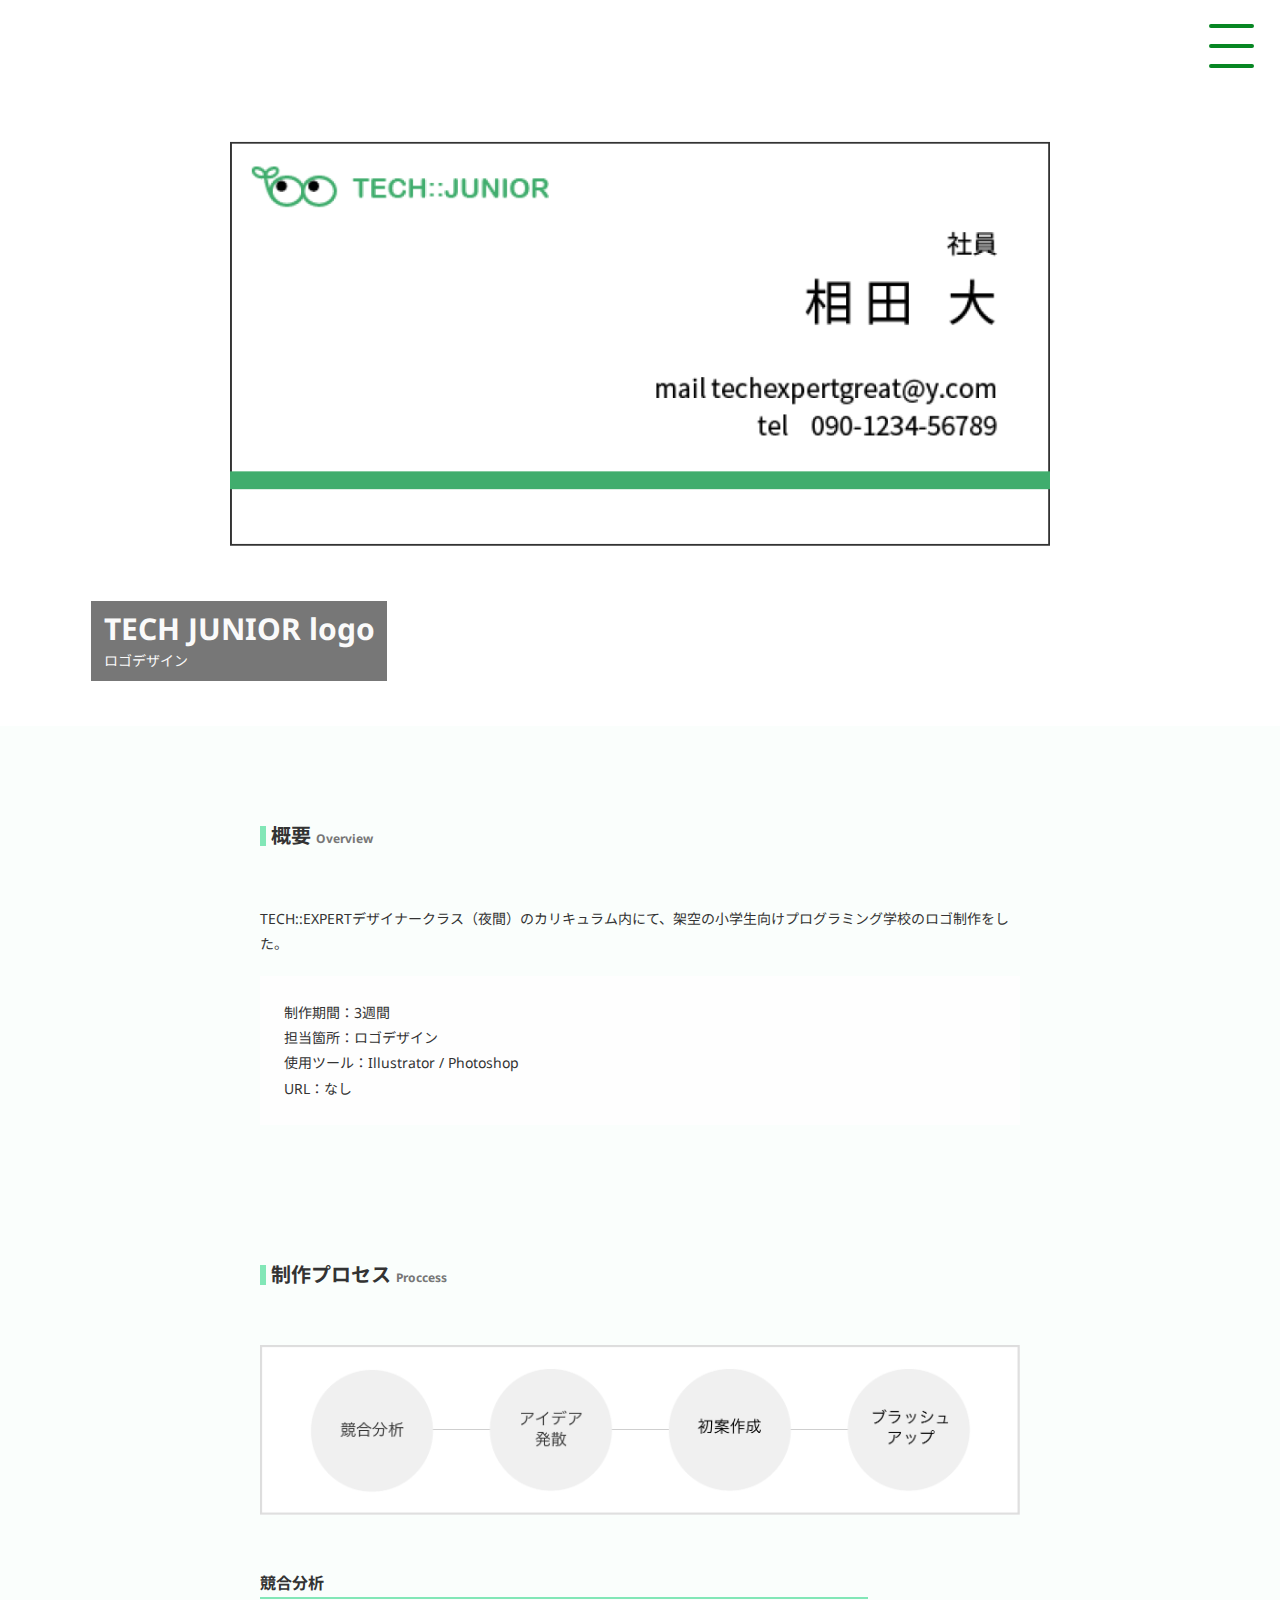
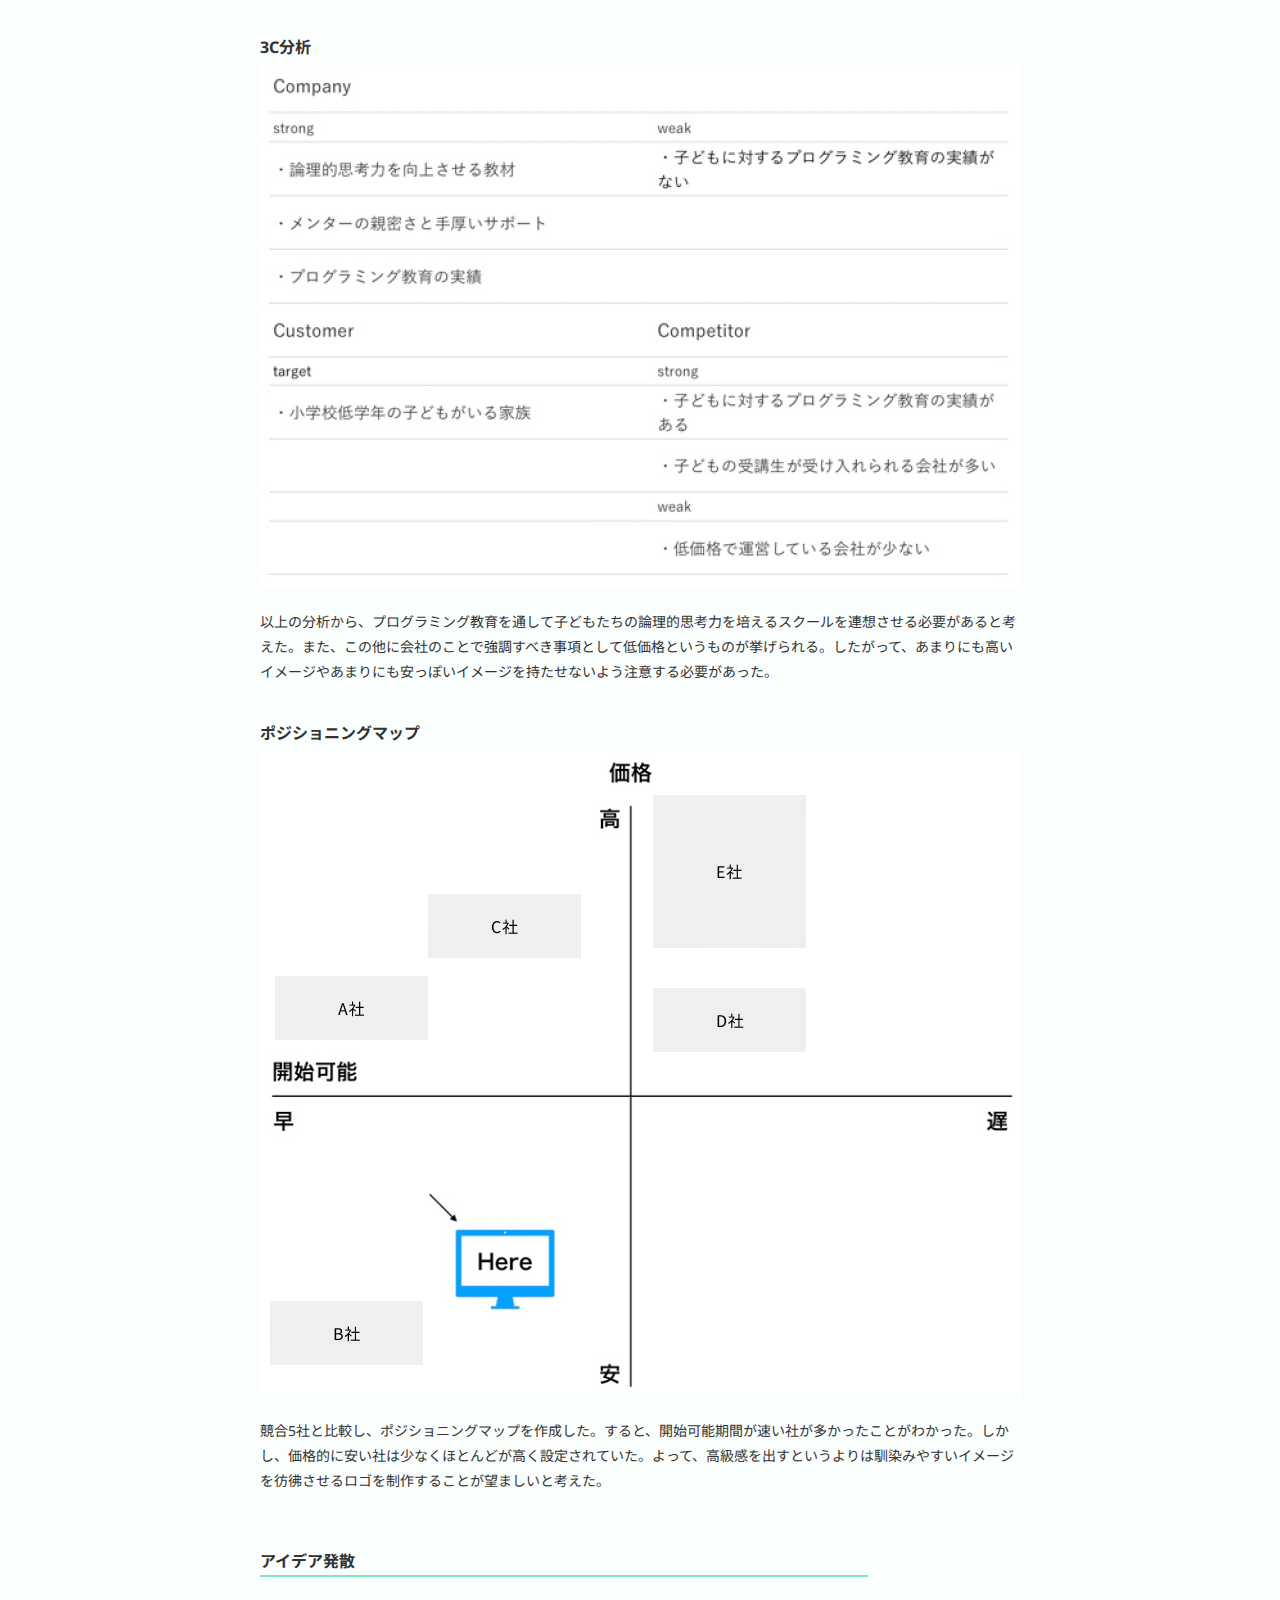
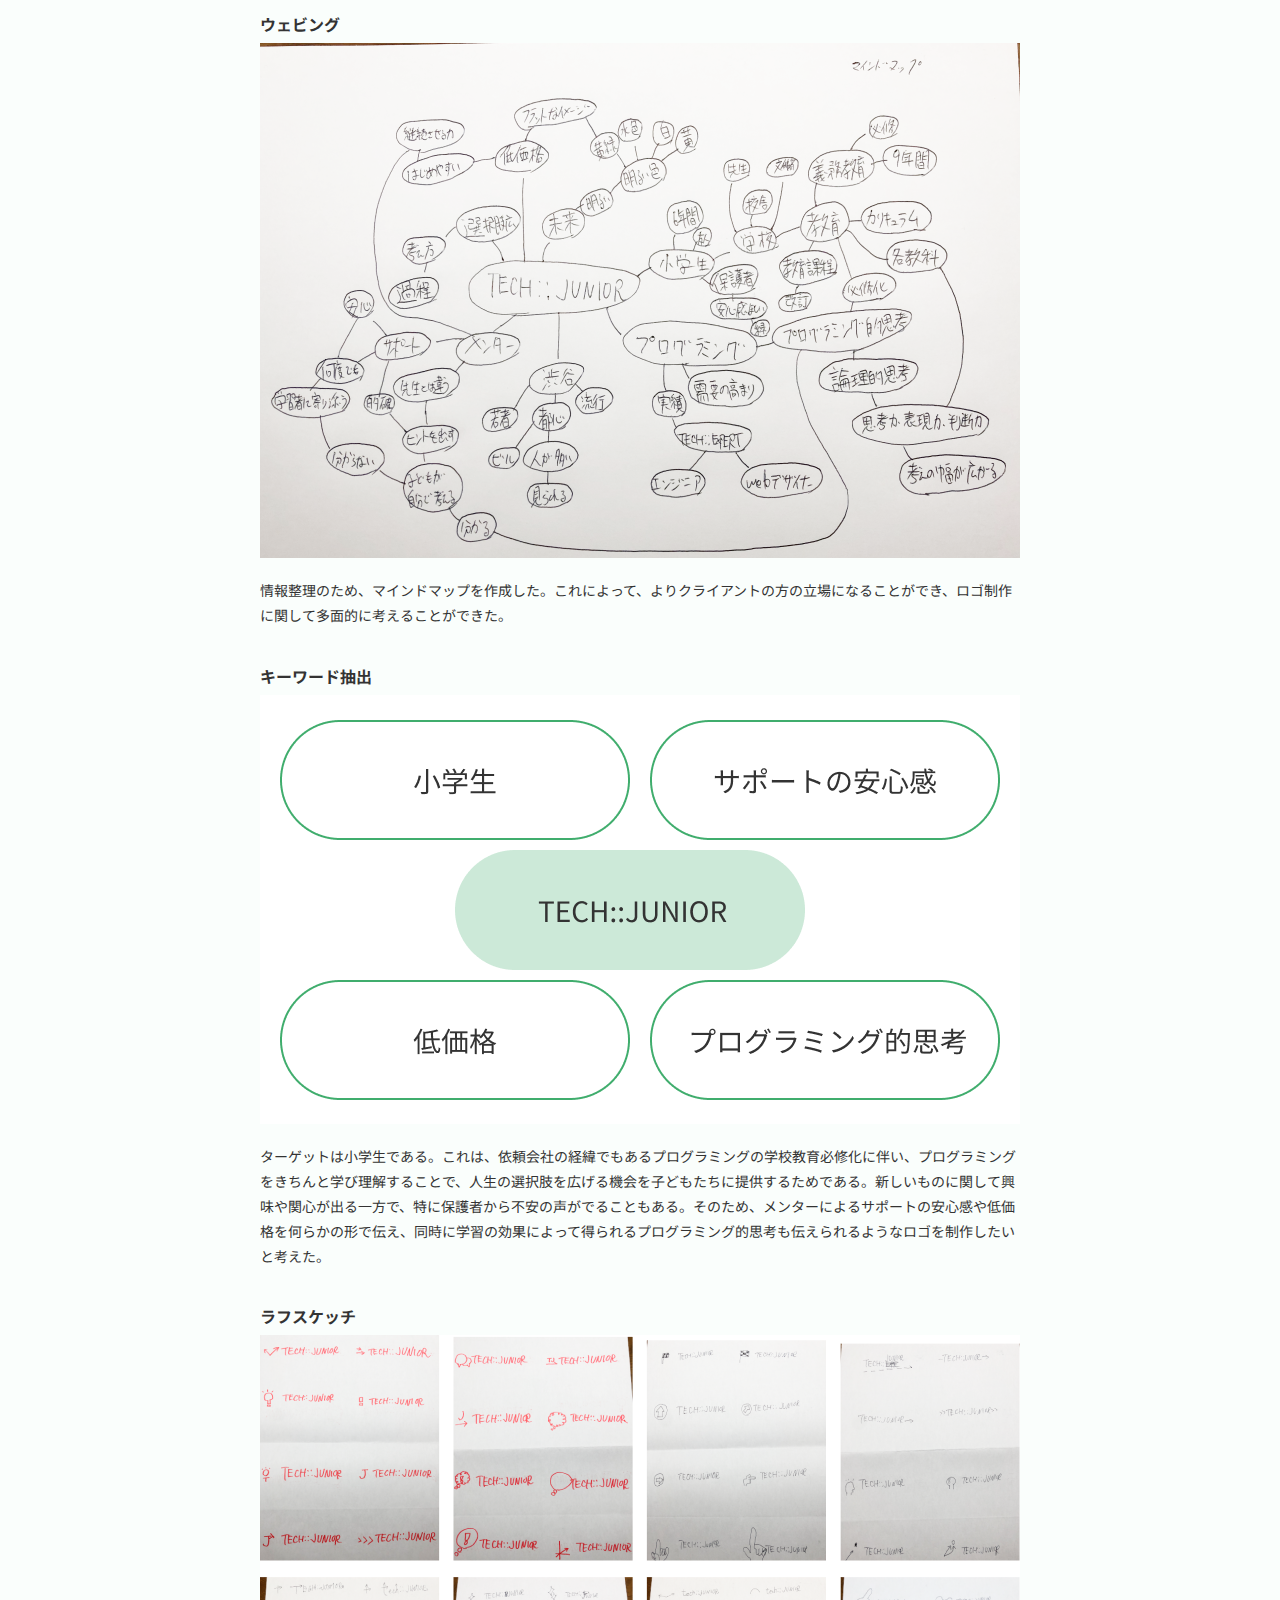
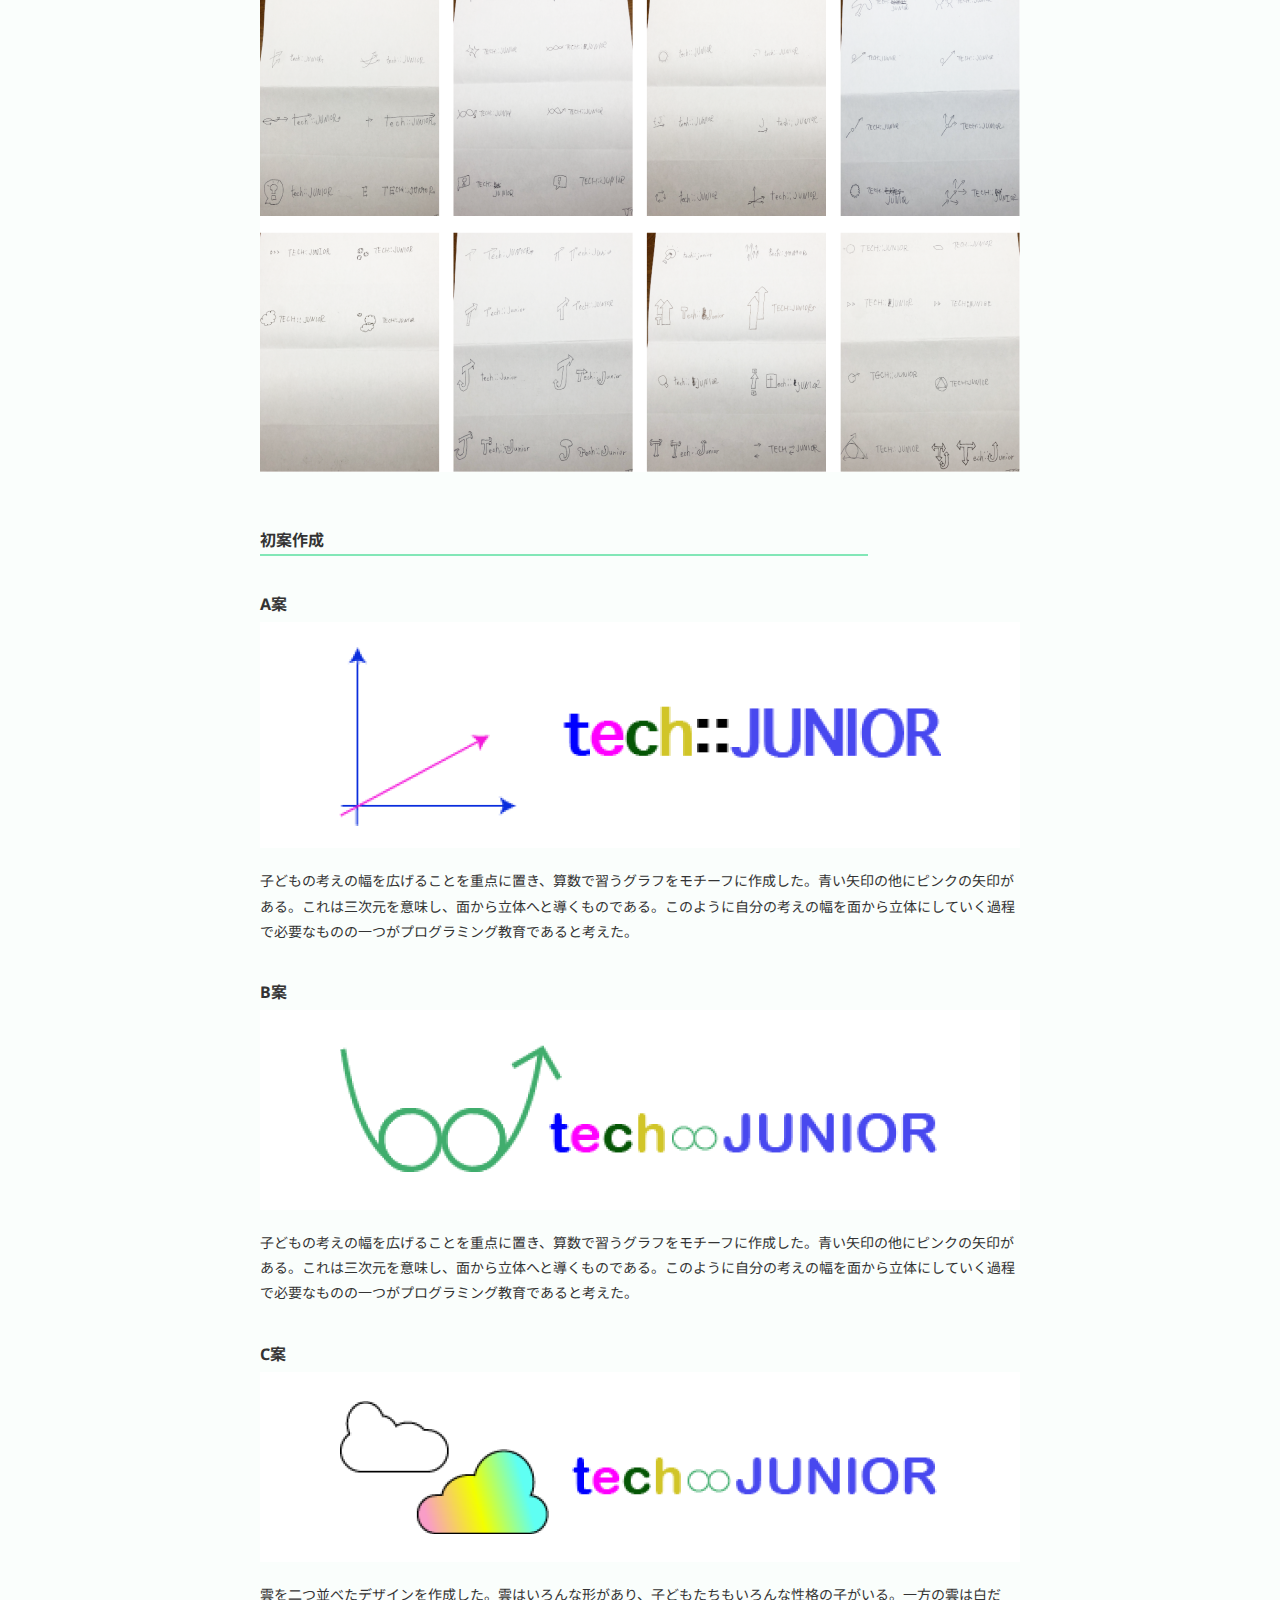
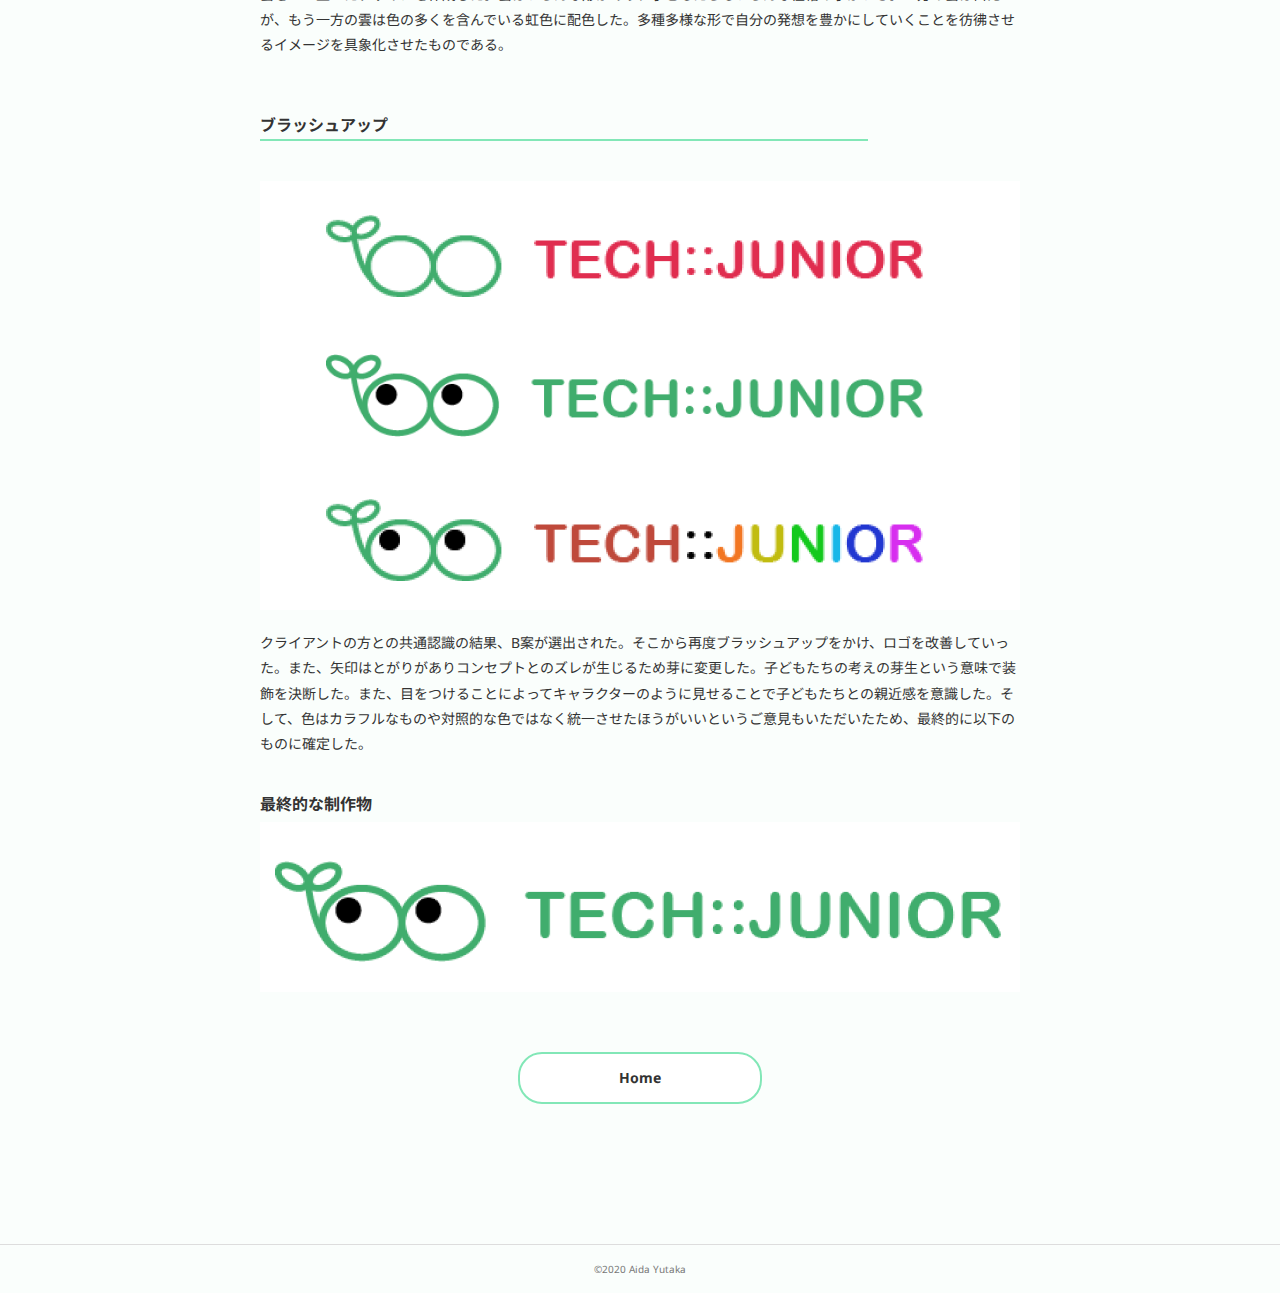
<file: yutaKa.aida_portfolio/works/tj-logo/index.html>
<!DOCTYPE html>
<html lang="ja">
<head>
  <meta charset="UTF-8">
  <meta name="viewport" content="width=device-width, initial-scale=1.0">
  <title>相田 大 | Webデザイナーを目指す（yutaKa.Aida）のポートフォリオサイトの作品ページ（Webバナー）</title>
  <link rel="stylesheet" href="../../css/reset.css">
  <link href="https://fonts.googleapis.com/css?family=Noto+Sans+JP:400,700|Noto+Sans:400,700&display=swap" rel="stylesheet">
  <link rel="stylesheet" href="../../css/common.css">
  <link rel="stylesheet" href="../../css/works.css">
</head>
<body>
  <!-- header -->
  <header class="header flex-rr">
    <nav class="global-nav">
      <ul class="global-nav__list">
        <li class="global-nav__item"><a href="../../index.html" id="hammenu">Home</a></li>
        <li class="global-nav__item"><a href="../../about/index.html" id="hammenu">About me</a></li>
        <li class="global-nav__item"><a href="#works" id="hammenu-works">Works</a></li>
        <li class="global-nav__item"><a href="../../works/HB/index.html" id="hammenu">> HeartBook</a></li>
        <li class="global-nav__item"><a href="../../works/LL/index.html" id="hammenu">> LightLounge</a></li>
        <li class="global-nav__item"><a href="../../works/MAKO/index.html" id="hammenu">> Gelateria MAKO</a></li>
        <li class="global-nav__item"><a href="" id="hammenu">> TECH::JUNIOR</a></li>
        <li class="global-nav__item"><a href="../../works/TALSOL/index.html" id="hammenu">> 学習支援サイト TALSOL</a></li>
        <li class="global-nav__item"><a href="../../works/Tei/index.html" id="hammenu">> 寿司処 騁 </a></li>
        <li class="global-nav__item"><a href="#gallery" id="hammenu-works">Gallery</a></li>
        <li class="global-nav__item"><a href="../../works/gallery/index.html" id="hammenu">> 天の川</a></li>
      </ul>
    </nav>
    <div class="btn-trigger" id="btnham">
      <span></span>
      <span></span>
      <span></span>
    </div>
  </header>
  <!-- //header -->

  <!-- main -->
  <main>
    <div class="page-title-wrapper works-page tj-logo-bg">
      <h1 class="page-title works-page">
        TECH JUNIOR logo
        <span class="page-title_jp">ロゴデザイン</span>
      </h1>
    </div>
    <div class="main-bg">
    <!-- overview -->
    <section class="section-wrapper">
      <div class="works-section-inner">
        <h2 class="works-section-title">
          概要
          <span class="works-section-title_en">Overview</span>
        </h2>
        <p class="overview-text">
          TECH::EXPERTデザイナークラス（夜間）のカリキュラム内にて、架空の小学生向けプログラミング学校のロゴ制作をした。
        </p>
        <ul class="works-info-list">
          <li class="works-info-item">制作期間：3週間</li>
          <li class="works-info-item">担当箇所：ロゴデザイン</li>
          <li class="works-info-item">使用ツール：Illustrator / Photoshop</li>
          <li class="works-info-item">URL：なし</li>
        </ul>
      </div>
    </section>
    <!-- //overview -->

    <!-- process -->
    <section class="section-wrapper">
      <div class="works-section-inner">
        <h2 class="works-section-title">
          制作プロセス
          <span class="works-section-title_en">Proccess</span>
        </h2>
        <div class="process-img-wrapper img-bg">
          <img src="../../images/works_tj-logo/img-process-logo_overview.png" alt="競合分析 アイデア発散 初案作成 ブラッシュアップ">
        </div>
        
        <!-- compititer analysis -->
        <h3 class="process-title">競合分析</h3>
        <h4 class="process-subheading">3C分析</h4>
        <div class="description-img-wrapper img-bg"><img src="../../images/works_tj-logo/tj_3c.png" alt=""></div>
        <p class="description-text">
          以上の分析から、プログラミング教育を通して子どもたちの論理的思考力を培えるスクールを連想させる必要があると考えた。また、この他に会社のことで強調すべき事項として低価格というものが挙げられる。したがって、あまりにも高いイメージやあまりにも安っぽいイメージを持たせないよう注意する必要があった。
        </p>
        <h4 class="process-subheading">ポジショニングマップ</h4>
        <div class="description-img-wrapper img-bg"><img src="../../images/works_tj-logo/tj_map.png" alt=""></div>
        <p class="description-text">
          競合5社と比較し、ポジショニングマップを作成した。すると、開始可能期間が速い社が多かったことがわかった。しかし、価格的に安い社は少なくほとんどが高く設定されていた。よって、高級感を出すというよりは馴染みやすいイメージを彷彿させるロゴを制作することが望ましいと考えた。
        </p>
        
        <!-- ideation -->
        <h3 class="process-title">アイデア発散</h3>
        <h4 class="process-subheading">ウェビング</h4>
        <div class="description-img-wrapper img-bg"><img src="../../images/works_tj-logo/tj_mm.png" alt=""></div>
        <p class="description-text">
          情報整理のため、マインドマップを作成した。これによって、よりクライアントの方の立場になることができ、ロゴ制作に関して多面的に考えることができた。
        </p>

        <h4 class="process-subheading">キーワード抽出</h4>
        <div class="description-img-wrapper img-bg"><img src="../../images/works_tj-logo/tj_keywords.png" alt=""></div>
        <p class="description-text">
          ターゲットは小学生である。これは、依頼会社の経緯でもあるプログラミングの学校教育必修化に伴い、プログラミングをきちんと学び理解することで、人生の選択肢を広げる機会を子どもたちに提供するためである。新しいものに関して興味や関心が出る一方で、特に保護者から不安の声がでることもある。そのため、メンターによるサポートの安心感や低価格を何らかの形で伝え、同時に学習の効果によって得られるプログラミング的思考も伝えられるようなロゴを制作したいと考えた。
        </p>
        
        
        <h4 class="process-subheading">ラフスケッチ</h4>
        <div class="description-img-wrapper img-bg"><img src="../../images/works_tj-logo/tj_sketch.png" alt=""></div>
        
        <!-- 1st design -->
        <h3 class="process-title">初案作成</h3>
        <h4 class="process-subheading">A案</h4>
        <div class="description-img-wrapper img-bg"><img src="../../images/works_tj-logo/tj_A.png" alt=""></div>
        <p class="description-text">
          子どもの考えの幅を広げることを重点に置き、算数で習うグラフをモチーフに作成した。青い矢印の他にピンクの矢印がある。これは三次元を意味し、面から立体へと導くものである。このように自分の考えの幅を面から立体にしていく過程で必要なものの一つがプログラミング教育であると考えた。
        </p>
        <h4 class="process-subheading">B案</h4>
        <div class="description-img-wrapper img-bg"><img src="../../images/works_tj-logo/tj_B.png" alt=""></div>
        <p class="description-text">
          子どもの考えの幅を広げることを重点に置き、算数で習うグラフをモチーフに作成した。青い矢印の他にピンクの矢印がある。これは三次元を意味し、面から立体へと導くものである。このように自分の考えの幅を面から立体にしていく過程で必要なものの一つがプログラミング教育であると考えた。
        </p>
        <h4 class="process-subheading">C案</h4>
        <div class="description-img-wrapper img-bg"><img src="../../images/works_tj-logo/tj_C.png" alt=""></div>
        <p class="description-text">
          雲を二つ並べたデザインを作成した。雲はいろんな形があり、子どもたちもいろんな性格の子がいる。一方の雲は白だが、もう一方の雲は色の多くを含んでいる虹色に配色した。多種多様な形で自分の発想を豊かにしていくことを彷彿させるイメージを具象化させたものである。
        </p>

        <!-- brush up -->
        <h3 class="process-title">ブラッシュアップ</h3>
        <div class="description-img-wrapper img-bg"><img src="../../images/works_tj-logo/tj_brushup.png" alt=""></div>
          <p class="description-text">
            クライアントの方との共通認識の結果、B案が選出された。そこから再度ブラッシュアップをかけ、ロゴを改善していった。また、矢印はとがりがありコンセプトとのズレが生じるため芽に変更した。子どもたちの考えの芽生という意味で装飾を決断した。また、目をつけることによってキャラクターのように見せることで子どもたちとの親近感を意識した。そして、色はカラフルなものや対照的な色ではなく統一させたほうがいいというご意見もいただいたため、最終的に以下のものに確定した。
          </p>
          <h4 class="process-subheading">最終的な制作物</h4>
          <div class="description-img-wrapper img-bg"><img src="../../images/works_tj-logo/tj_finallogo.png" alt=""></div>
      </div>
      <a href="../../index.html" class="btn link-btn block-center">Home</a>
    </section>
  </main>
  <!-- //main -->

  <!-- footer -->
  <footer class="footer text-center main-bg">
    <small>&copy;2020 Aida Yutaka</small>
  </footer>
  <!-- //footer -->
  <script src="https://ajax.googleapis.com/ajax/libs/jquery/3.4.1/jquery.min.js"></script>
  <script src="../../js/script.js"></script>
</body>
</html>
</file>
<file: yutaKa.aida_portfolio/css/common.css>
/* --------------------------- */
/* Base
/* --------------------------- */
html{
  font-size: 62.5%;
}
body{
  font-size: 1.4rem;
  color: #333;
  font-family: 'Noto Sans','Noto Sans JP', sans-serif;
  line-height: 1;
}
img{
  width: 100%;
  vertical-align: bottom;
}
a{
  color: #333;
  text-decoration: none;
}

/* セクション関連 */
.section-wrapper{
  padding: 70px 0;
}
.section-wrapper:first-of-type{
  padding-top: 100px;
}
.section-wrapper:last-of-type{
  padding-bottom: 140px;
}
.section-inner{
  max-width: 760px;
  margin: 0 auto;
  padding: 0 4vw;
}
.section-title{
  font-size: 2.4rem;
  font-weight: bold;
  margin-bottom: 40px;
}
.section-title_jp{
  font-size: 1.2rem;
  display: block;
  color: #777;
  margin-top: 10px;
}

/* ボタン要素 */
.btn{
  color: #333333;
  display: block;
  line-height: 48px;
  width: 240px;
  border-radius: 24px;
  background-color: #ffffff;
  border: 2px solid #82E7B7;
  text-align: center;
  font-weight: bold;
  transition: .3s;
}
.link-btn{
  position: relative;
}
.btn:hover{
  background-color: #82E7B7;
  border: 2px solid ##82E7B7;
  color: #fff;
  transition: .3s;
}

/* その他の共通クラス */
.text-center{
  text-align: center;
  /* margin-top: 40px; */
}
.block-center{
  margin: auto;
}
.main-bg{
  background-color: #FAFEFC;
}
.accent-bg{
  background-color: #82E7B7;
}
.flex-rr,
.flex-rc{
  display: flex;
  justify-content: space-between;
  flex-wrap: wrap;
}
.multi-lines{
  line-height: 1.8;
}
.sp-br{
  display: none;
}
.s-text-wrapper{
  width: 440px;
}

/* 下層ページのページタイトル */
.page-title-wrapper{
  position: relative;
}
.page-title{
font-size: 3.6rem;
font-weight: bold;
position: absolute;
}
.page-title_jp{
  font-size: 1.4rem;
  display: block;
  text-align: center;
  font-weight: normal;
  margin-top: 10px;
}
.page-title.title-center{
  top: 50%;
  left: 50%;
  transform: translate(-50%,-50%);
}

/* --------------------------- */
/* header
/* --------------------------- */
.header{
  padding: 24px 3.5vw 0;
  position: fixed;
  top: 0;
  left: 0;
  width: 100%;
  box-sizing: border-box;
  z-index: 1;
}
/* .btn_trigger{
  display: none;
} */

.btn-trigger {
  position: absolute;
  width: 45px;
  height: 44px;
  cursor: pointer;
  z-index: 3;
  right: 2%;
}

.btn-trigger span {
  position: absolute;
  left: 0;
  width: 100%;
  height: 4px;
  background-color: #078623;
  border-radius: 4px;
}
.btn-trigger, .btn-trigger span {
  display: inline-block;
  transition: all .5s;
  box-sizing: border-box;
}
.btn-trigger span:nth-of-type(1) {
  top: 0;
}
.btn-trigger span:nth-of-type(2) {
  top: 20px;
}
.btn-trigger span:nth-of-type(3) {
  bottom: 0;
}


/* #btnham::after {
  position: absolute;
  top: 50%;
  left: 50%;
  display: block;
  content: '';
  width: 50px;
  height: 50px;
  margin: -29px 0 0 -29px;
  border-radius: 50%;
  border: 4px solid transparent;
  transition: all .75s;
  z-index: 3;
} */

#btnham.active span:nth-of-type(1) {
  -webkit-transform: translateY(20px) rotate(-45deg);
  transform: translateY(20px) rotate(-45deg);
}
#btnham.active span:nth-of-type(2) {
  left: 60%;
  opacity: 0;
  -webkit-animation: active-btnham-bar02 .8s forwards;
  animation: active-btnham-bar02 .8s forwards;
}
@-webkit-keyframes active-btnham-bar02 {
  100% {
    height: 0;
  }
}
@keyframes active-btnham-bar02 {
  100% {
    height: 0;
  }
}
#btnham.active span:nth-of-type(3) {
  -webkit-transform: translateY(-20px) rotate(45deg);
  transform: translateY(-20px) rotate(45deg);
}
#btnham.active::after {
  -webkit-animation: active-btnham .7s .25s forwards;
  animation: active-btnham .7s .25s forwards;
}
@-webkit-keyframes active-btnham {
  0% {
    border-color: transparent;
    -webkit-transform: rotate(0);
  }
  25% {
    border-color: transparent #078623 transparent transparent;
  }
  50% {
    border-color: transparent #078623 #078623 transparent;
  }
  75% {
    border-color: transparent #078623 #078623 #078623;
  }
  100% {
    border-color: #078623;
    -webkit-transform: rotate(-680deg);
  }
}
@keyframes active-btnham {
  0% {
    border-color: transparent;
    transform: rotate(0);
  }
  25% {
    border-color: transparent #078623 transparent transparent;
  }
  50% {
    border-color: transparent #078623 #078623 transparent;
  }
  75% {
    border-color: transparent #078623 #078623 #078623;
  }
  100% {
    border-color: #078623;
    transform: rotate(-680deg);
  }
}

.global-nav{
  background-color: #ffffff;
  padding: 0 auto;
}

.global-nav__item{
  padding: 16px 0;
  font-size: 2.4rem;
}




/* --------------------------- */
/* works
/* --------------------------- */
.works-item{
  width: 47.4%;
  transition: .3s;
}
.works-img-wrapper{
  margin-bottom: 8px;
  background-color: #fff;
  transition: .3s;
  border: 6px solid rgb(130, 231, 183);
}
.works-item a{
  display: block;
  transition: .3s;
}
.works-item a:hover{
  opacity: .8;
  transition: .3s;
}

.works-item a:hover .works-img-wrapper{
  border-radius: 12px;
  box-shadow: 0 0 20px rgba(0,0,0,.08);
  transition: .3s;
}
.works-title{
  font-weight: bold;
}
.works-category{
  display: block;
  font-size: 1.2rem;
  color: #777;
  margin-top: 5px;
  font-weight: normal;
}


.site-title{
  font-size: 2.4rem;
  font-weight: bold;
}
.nav-item{
  font-size: 1.6rem;
  font-weight: bold;
  margin-right: 50px;
  position: relative;
}
.nav-item:last-of-type{
  margin-right: 0;
}
.nav-item a{
  display: inline-block;
  padding: 4px;
}
.site-title a:hover,
.nav-item a:hover{
  color: #EB9718;
}
.nav-item.current::before{
  content: "";
  display: inline-block;
  width: 8px;
  height: 8px;
  background-color: #078623;
  border-radius: 50%;
  position: absolute;
  top: 50%;
  left: -10px;
  transform: translateY(-50%);
}

.btn_trigger{
  display: block;
  width: 50px;
  height: 50px;
  border-radius: 28px;
  border: #078623 2px solid;
  position: relative;
  z-index: 3;
}
.bar{
  width: 20px;
  height: 2px;
  background-color: #078623;
  display: block;
  position: absolute;
  left: 50%;
  transform: translateX(-50%);
}
.bar_top{
  top: 20px;
}

.bar_bottom{
  bottom: 20px;
}

.btn_trigger.close .bar_top{
  transform: translate(-50%,10px) rotate(45deg);
  transition: transform .3s;
}

.btn_trigger.close .bar_bottom{
  transform: translate(-50%,-9px) rotate(-45deg);
  transition: transform .3s;
}

.global-nav{
  display: none;
  width: 100vw;
  height: 100vh;
  position: fixed;
  top: 0;
  left: 0;
  z-index: 2;/*キービジュアルと.btn_triggerとの重なりの前後関係を調整*/
}
.global-nav{
    width: 100%;
    height: 100%;
    background-color:rgba(255,255,255,.96);
    z-index: 2;
  }
.global-nav .globalnav__list{
  display: block;
  position: absolute;
  top: 50%;
  left: 50%;
  transform: translate(-50%,-50%);
  text-align: center;
}
.global-nav .global-nav__item{
  margin-right: 0;
  margin-bottom: 5px;
}

#hammenu{
  padding: 0 .3em;
  font-weight: 900;
  background-position: 0 0;
  background-size: 200% auto;
  transition: .3s;
}

#hammenu:hover {
  background-position: -100% 0;
  background: linear-gradient(to right, #53da8b 25%,#61e9c0 90%);
  color: #fff;
}

#hammenu-works{
  padding: 0 .3em;
}

/* --------------------------- */
/* footer
/* --------------------------- */
.footer{
  border-top: 1px solid #ddd;
  padding: 18px 0;
  font-size: 1.2rem;
  color: #777;
}

@media screen and (max-width:768px){
  .flex-rc{
    flex-direction: column;
    align-items: center;
  }
  .sp-br{
    display: block;
  }
  .section-wrapper{
    padding: 50px 0;
  }
  .section-wrapper:first-of-type{
    padding-top: 70px;
  }
  .section-wrapper:last-of-type{
    padding-bottom: 100px;
  }
  .section-title{
    text-align: center;
  }
  .btn{
    margin: auto;
  }
  .s-text-wrapper{
    width: 100%;
  }
  /* --------------------------- */
  /* header
  /* --------------------------- */
  .nav-list{
    text-align: right;
  }
  .nav-item{
    margin: 0 0 4px 0;
    font-size: 1.4rem;
  }

  .global-nav .global-nav__item{
    margin-right: 0;
    margin-bottom: 0;
  }

  .kv-wrapper{
    display: block;

  }

  .works-img-wrapper{
    margin-bottom: 8px;
    background-color: #fff;
    transition: .3s;
    border: 3px solid rgb(130, 231, 183);
  }
  
  .works-item a{
    padding-bottom: 40px;
  }

  .btn-trigger{
    width: 25px;
    height: 13px;
  }

  #btnham.active span:nth-of-type(1) {
    -webkit-transform: translateY(20px) rotate(-45deg);
    transform: translateY(10px) rotate(-45deg);
  }

  #btnham.active span:nth-of-type(3) {
    -webkit-transform: translateY(-20px) rotate(45deg);
    transform: translateY(0px) rotate(45deg);
  }

  .btn-trigger span {
    height: 3px;
  }

  .global-nav__item{
    padding: 10px 0;
    font-size: 1.2rem;
  }

}
</file>
<file: yutaKa.aida_portfolio/css/style.css>
/* --------------------------- */
/* kv
/* --------------------------- */
.kv-wrapper{
  position: relative;
  background: -moz-linear-gradient(left, #53da8b 25%, #61e9c0 90%);
  background: -webkit-linear-gradient(left, #53da8b 25%,#61e9c0 90%); 
  background: linear-gradient(right, #53da8b 25%,#61e9c0 90%);
  background: -ms-linear-gradient(left, #53da8b 25%, #61e9c0 90%);
  margin: 0 0 0 60%;
  width: 30%;
  height: 0;
  min-height: 0;
}
.kv-img{
  width: 46%;
  margin: 7% 3%;
}



.kv-wrapper{
  align-items: center;
  max-width: 100%;
  width: 100vw;
  height: 53vw;
  margin: 0;
}

.kv_concept{
  color: #ffffff;
  margin: auto 0;
  font-size: 6vw;
  font-weight: 900;
  letter-spacing: 0.2rem;
  padding-left: 0.208em;
}

.kv_small{
  color: #ffffff;
  margin: auto 0;
  font-size: 2vw;
  font-weight: 900;
  padding-left: 0.9em;
}
.kv_all{
  display: flex;
  justify-content: space-between;
  align-items: center;
}

/* --------------------------- */
/* button */
/* --------------------------- */

.btn-trigger {
  position: absolute;
  width: 45px;
  height: 44px;
  cursor: pointer;
  z-index: 3;
  right: 2%;
}

.btn-trigger span {
  position: absolute;
  left: 0;
  width: 100%;
  height: 4px;
  background-color: #078623;
  border-radius: 4px;
}
.btn-trigger, .btn-trigger span {
  display: inline-block;
  transition: all .5s;
  box-sizing: border-box;
}
.btn-trigger span:nth-of-type(1) {
  top: 0;
}
.btn-trigger span:nth-of-type(2) {
  top: 20px;
}
.btn-trigger span:nth-of-type(3) {
  bottom: 0;
}

#btnham.active span:nth-of-type(1) {
  -webkit-transform: translateY(20px) rotate(-45deg);
  transform: translateY(20px) rotate(-45deg);
}
#btnham.active span:nth-of-type(2) {
  left: 60%;
  opacity: 0;
  -webkit-animation: active-btnham-bar02 .8s forwards;
  animation: active-btnham-bar02 .8s forwards;
}
@-webkit-keyframes active-btnham-bar02 {
  100% {
    height: 0;
  }
}
@keyframes active-btnham-bar02 {
  100% {
    height: 0;
  }
}
#btnham.active span:nth-of-type(3) {
  -webkit-transform: translateY(-20px) rotate(45deg);
  transform: translateY(-20px) rotate(45deg);
}
#btnham.active::after {
  -webkit-animation: active-btnham .7s .25s forwards;
  animation: active-btnham .7s .25s forwards;
}
@-webkit-keyframes active-btnham {
  0% {
    border-color: transparent;
    -webkit-transform: rotate(0);
  }
  25% {
    border-color: transparent #078623 transparent transparent;
  }
  50% {
    border-color: transparent #078623 #078623 transparent;
  }
  75% {
    border-color: transparent #078623 #078623 #078623;
  }
  100% {
    border-color: #078623;
    -webkit-transform: rotate(-680deg);
  }
}
@keyframes active-btnham {
  0% {
    border-color: transparent;
    transform: rotate(0);
  }
  25% {
    border-color: transparent #078623 transparent transparent;
  }
  50% {
    border-color: transparent #078623 #078623 transparent;
  }
  75% {
    border-color: transparent #078623 #078623 #078623;
  }
  100% {
    border-color: #078623;
    transform: rotate(-680deg);
  }
}

.global-nav{
  background-color: #ffffff;
  padding: 0 auto;
}

.global-nav__item{
  padding: 16px 0;
  font-size: 3rem;
}




/* --------------------------- */
/* works
/* --------------------------- */
.works-item{
  width: 47.4%;
  transition: .3s;
}
.works-img-wrapper{
  margin-bottom: 8px;
  background-color: #fff;
  transition: .3s;
  border: 6px solid rgb(130, 231, 183);
}
.works-item a{
  display: block;
  transition: .3s;
}
.works-item a:hover{
  opacity: .8;
  transition: .3s;
}

.works-item a:hover .works-img-wrapper{
  border-radius: 12px;
  box-shadow: 0 0 20px rgba(0,0,0,.08);
  transition: .3s;
}
.works-title{
  font-weight: bold;
  padding-bottom: 30px;
}
.works-category{
  display: block;
  font-size: 1.2rem;
  color: #777;
  margin-top: 5px;
  font-weight: normal;
}


/* --------------------------- */
/* about
/* --------------------------- */
.about-lead{
  margin-bottom: 60px;
}

.about_me_multi-lines{
  display: flex;
  flex-direction: row-reverse;
  justify-content: space-between;
}

.profile-img-wrapper-top{
  margin-right: 10%;
  margin-bottom: 0;
}

@media screen and (max-width:768px){

  /* --------------------------- */
  /* kv
  /* --------------------------- */
  .works-img-wrapper{
    margin-bottom: 8px;
    background-color: #fff;
    transition: .3s;
    border: 3px solid rgb(130, 231, 183);
  }
  
  .works-item{
    width: 70%;
    transition: .3s;
  }

  .works-item a{
    padding-bottom: 40px;
  }

  .btn-trigger{
    width: 25px;
    height: 13px;
  }

  #btnham.active span:nth-of-type(1) {
    -webkit-transform: translateY(20px) rotate(-45deg);
    transform: translateY(10px) rotate(-45deg);
  }

  #btnham.active span:nth-of-type(3) {
    -webkit-transform: translateY(-20px) rotate(45deg);
    transform: translateY(0px) rotate(45deg);
  }

  .btn-trigger span {
    height: 3px;
  }

  .global-nav__item{
    padding: 16px 0;
    font-size: 2.2rem;
  }

  .kv_all{
    display: block;
  }

  .kv-img{
    margin: auto;
  }

  .kv_message{
    margin: 0 auto;
    align-items: center;
  }

  .kv_concept {
    padding: 2%;
    font-size: 10vw;
  }

  .kv_small{
    padding: 1% 2% 2% 2%;
    font-size: 4vw;
  }

  .kv-wrapper{
    height: 66vw;
  }

  .about_me_multi-lines{
    display: block;
  }
  
  .profile-img-wrapper-top{
    max-width: 400px;
    width: 40%;
    margin: 20px auto;
  }
}
</file>
<file: yutaKa.aida_portfolio/css/about.css>
/* ----------------------------- */
/* page title
/* ----------------------------- */
.page-title-wrapper.about-page-title{
  height: 360px;
}

/* ----------------------------- */
/* page title
/* ----------------------------- */
.profile-wrapper{
  align-items: center;
  margin-bottom: 60px;
}
.profile-img-wrapper{
  max-width: 280px;
  margin-right: 20px;
}

/* ----------------------------- */
/* profile
/* ----------------------------- */
.subsection{
  margin-bottom: 40px;
}
.subsection:last-of-type{
  margin-bottom: 140px;
}
.prf-subsection-title{
  font-size: 2rem;
  font-weight: bold;
}
.prf-subsection-title_jp{
  font-weight: bold;
  margin-bottom: 16px;
}

/* skills */
.skill-list_design{
  margin-bottom: 16px;
}
.skill-item{
  margin-bottom: 8px;
}
.skill-item::before{
  content: "";
  display: inline-block;
  width: 6px;
  height: 6px;
  background-color: #444;
  vertical-align: middle;
  margin-right: 6px;
  border-radius: 50%;
}
.skill-category{
  font-weight: bold;
  margin-bottom: 10px;
}

/* career */
.career-list{
  max-width: 440px;
}
.career-item.flex-rr{
  align-items: center;
  font-size: 1.2rem;
}
.career-date{
  width: 87px;
  text-align: center;
}
.career-date.accent-bg{
  line-height: 2;
  font-weight: bold;
  color: #fff;
}
.career-text{
  width: 327px;
  padding: 4px 0 4px 14px;
  line-height: 1.5;
  position: relative;
  border-left: 1px solid #333;
}
.career-text::before{
  content: "";
  display: inline-block;
  height: 9px;
  width: 9px;
  position: absolute;
  top: 50%;
  left: -5px;
  transform: translateY(-50%);
  background-color: #333;
  border-radius: 50%;
}
.career-text.latest::before{
  background-color: #82E7B7;
}

/* thanks message */
.thanks-message{
  font-size: 2.4rem;
  font-weight: bold;
  margin-bottom: 60px;
}


@media screen and (max-width:768px){
  .page-title{
    white-space: nowrap;
  }
  .profile-img-wrapper {
    max-width: 400px;
    width: 40%;
    margin-right: 0;
    margin-bottom: 16px;
  }
  .prf-subsection-title{
    margin-bottom: 8px;
  }

  .skill-item{
    line-height: 1.5;
  }

  .career-text{
    width: 67%;
    padding: 4px 0 4px 2vw;
  }
  .career-date{
    width: 28%;
    max-width: 120px;
  }
  .thanks-message{
    line-height: 1.5;
  }
  .subsection:last-of-type{
    margin-bottom: 80px;
  }
}
</file>
<file: yutaKa.aida_portfolio/css/works.css>
/* ----------------------------- */
/* works-kv
/* ---------------------------- */
.overview-text,
.works-info-list,
.description-text,
.description-list{
  line-height: 1.8;
}
.page-title-wrapper.works-page{
  padding-top: 52%;
  margin-top: 60px;
  height: 0;
  background-size: cover;
  background-position: center;
}
.page-title.works-page{
  color: #fafafa;
  background-color: #777;
  font-size: 3rem;
  bottom: 6.7%;
  left: 7.1%;
  text-align: left;
  padding: 1%;
  /* border: 1px solid #333; */
}

.page-title_jp{
  text-align-last: left;
}

/* kv-bg */
.HB-bg{
  background-image: url(../images/works_HB/HB_mu_sp.png);
  background-position: center;
  display: flex;
  max-width: 100%;
  width: 80vw;
  padding-top: 52%;
  vertical-align: bottom;
  background-size: cover;
  position: relative;
  margin: 0 auto;
}

.LL-bg{
  background-image: url(../images/works_LL/LL_mu_pcsp.png);
  background-position: center;
  display: flex;
  max-width: 100%;
  width: 100vw;
  padding-top: 52%;
  vertical-align: bottom;
  background-size: cover;
  position: relative;
}
.MAKO-bg{
  background-image: url(../images/works_MAKO/MAKO_mu_pcsp.png);
}
.tj-logo-bg{
  background-image: url(../images/works_tj-logo/tj_fv.png);
}

.gallery-bg{
  background-image: url(../images/works_gallery/amanogawa.png);
}

.TALSOL-bg{
  background-image: url(../images/works_TALSOL/TALSOL_mu_pcsp.png);
}

.Tei-bg{
  background-image: url(../images/works_Tei/Tei_mu_pcsp.png);
}

/* ----------------------------- */
/* section
/* ---------------------------- */
.works-section-inner{
  max-width: 760px;
  padding: 0 4vw;
  margin: auto;
}
.works-section-title{
  font-size: 2rem;
  font-weight: bold;
  margin-bottom: 60px;
}
.works-section-title_en{
  font-size: 1.2rem;
  color: #777;
}
.works-section-title::before{
  content: "";
  display: inline-block;
  height: 20px;
  width: 6px;
  background-color: #82E7B7;
  vertical-align: -3px;
}

/* ----------------------------- */
/* overview
/* ---------------------------- */
.overview-text{
  margin-bottom: 20px;
}
.works-info-list {
  padding: 24px;
  background-color: #fefefe;
}
.img-bg{
  background-color: #fff;
}

/* ----------------------------- */
/* process
/* ---------------------------- */
.process-img-wrapper{
  margin-bottom: 60px;
}
.process-title{
  font-size: 1.6rem;
  font-weight: bold;
  margin: 60px 0 40px;
}
.process-title::after{
  content: "";
  display: block;
  width: 80%;
  height: 2px;
  background-color: #82E7B7;
  margin-top: 6px;
}
.process-subheading{
  margin: 40px 0 -10px;
  font-size: 1.6rem;
  font-weight: bold;
}
.description-img-wrapper,
.description-text{
  margin: 20px 0;
}

/* リンクボタン */
.link-btn{
  margin-top: 60px;
  
}

.btn:hover{
  background-color: #82E7B7;
  border: 2px solid ##82E7B7;
  color: #fff;
  transition: .3s;
}

@media screen and (max-width:768px){
  .page-title-wrapper.works-page{
    padding-top: 50%;
  }
  .page-title.works-page{
    font-size: 6vw;
    bottom: 5%;
    left: 5%;
  }
}
</file>
